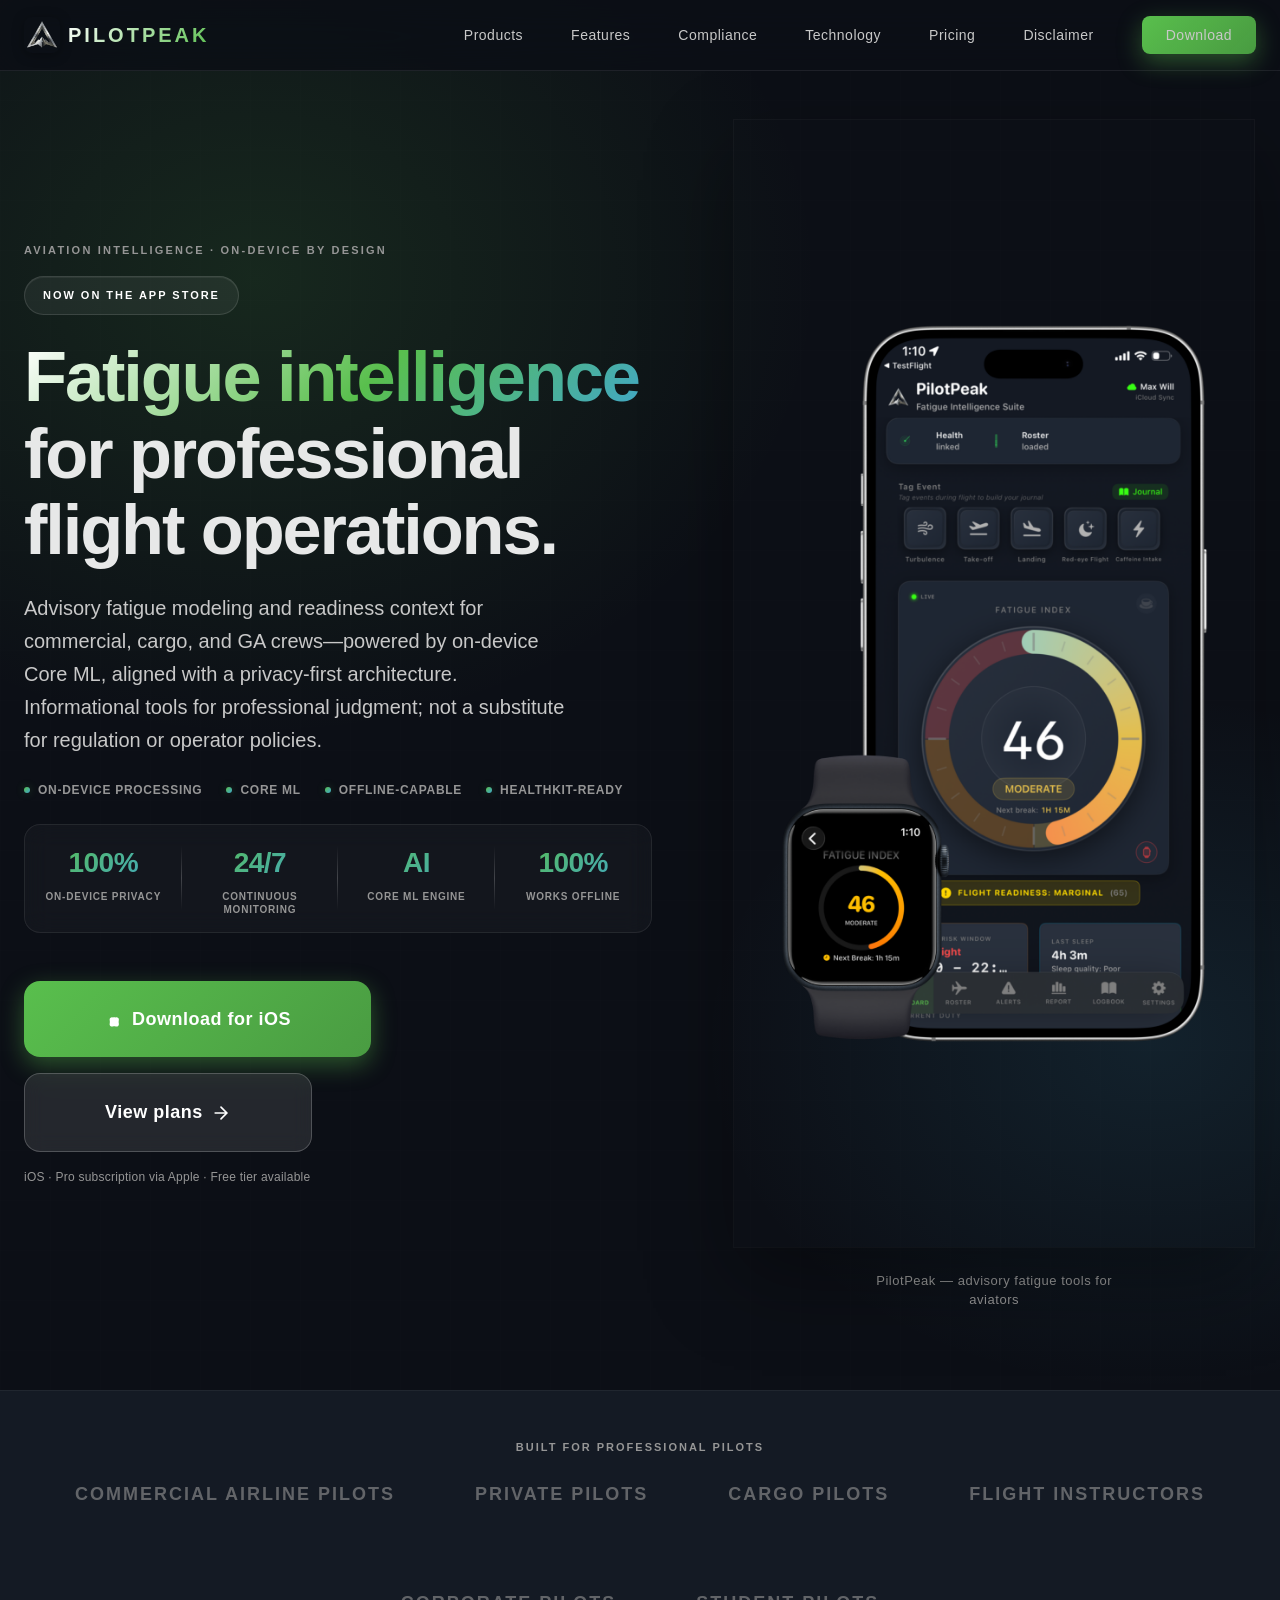
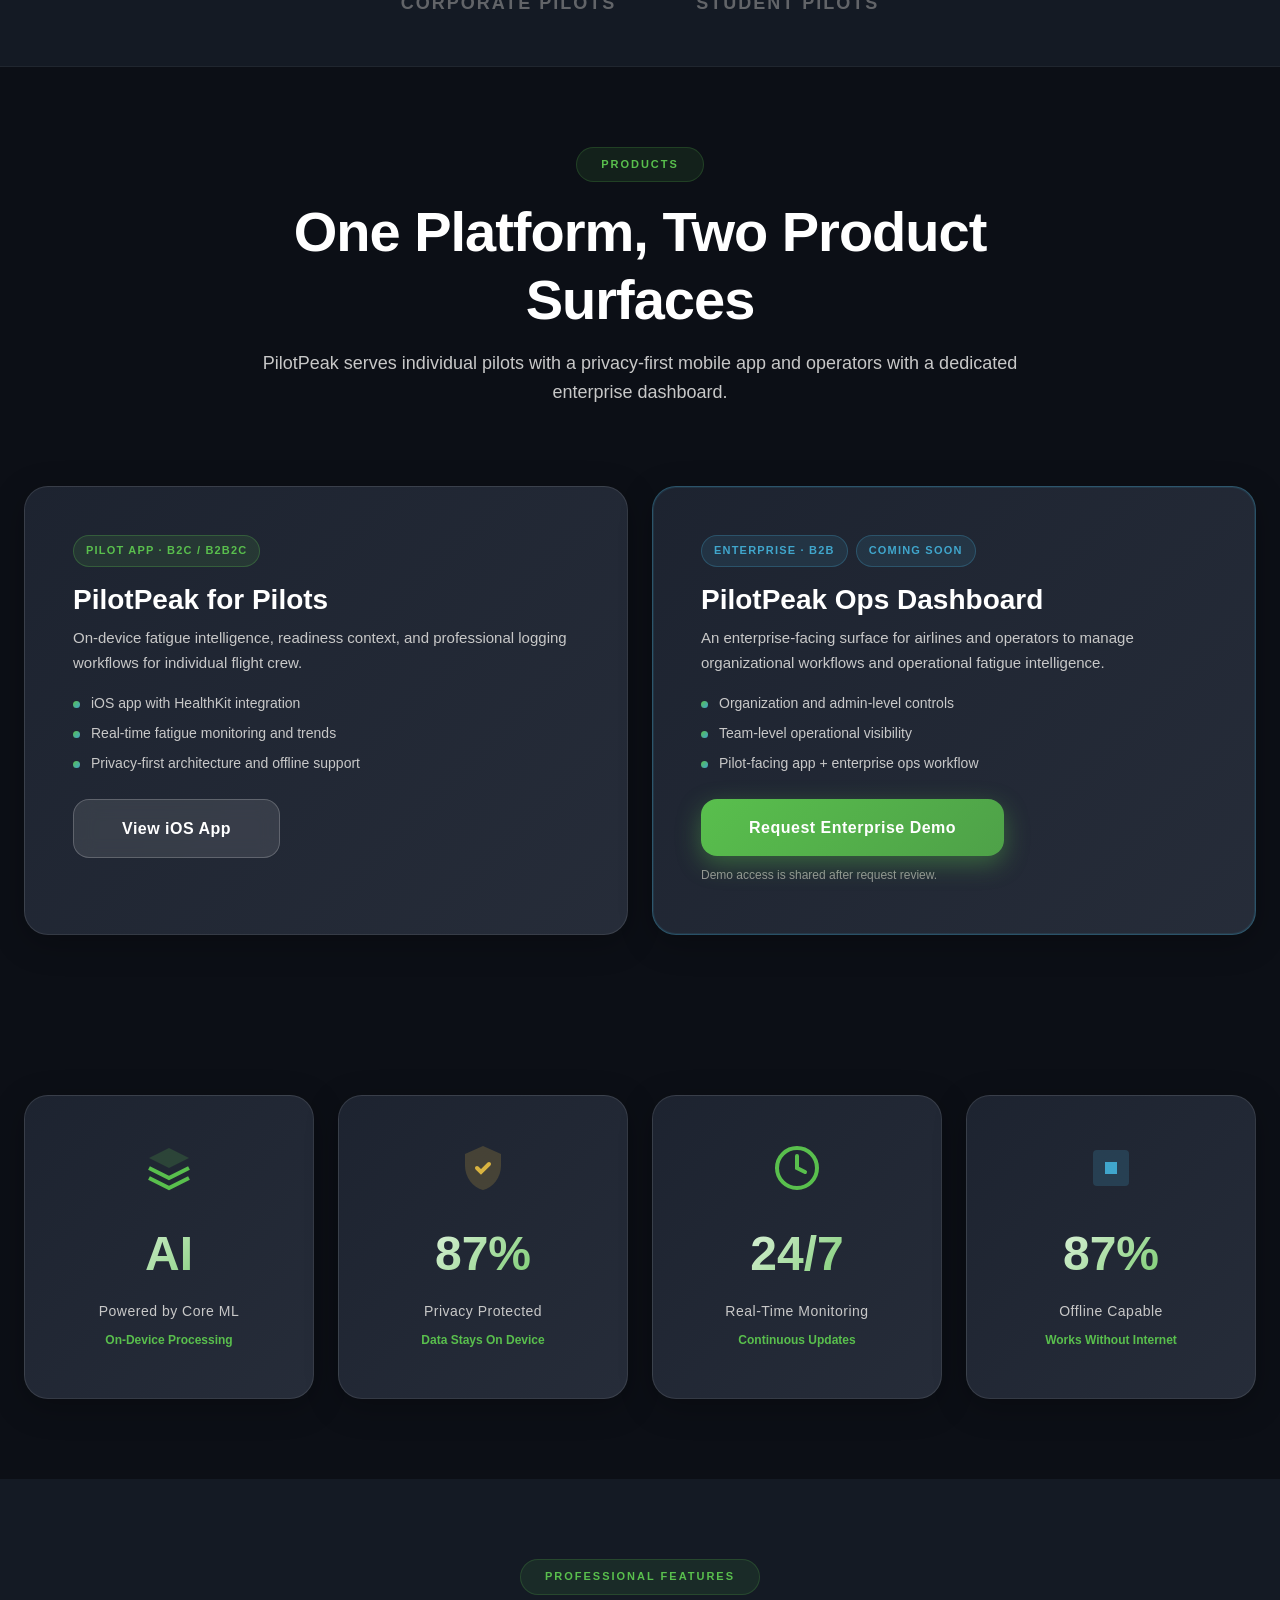
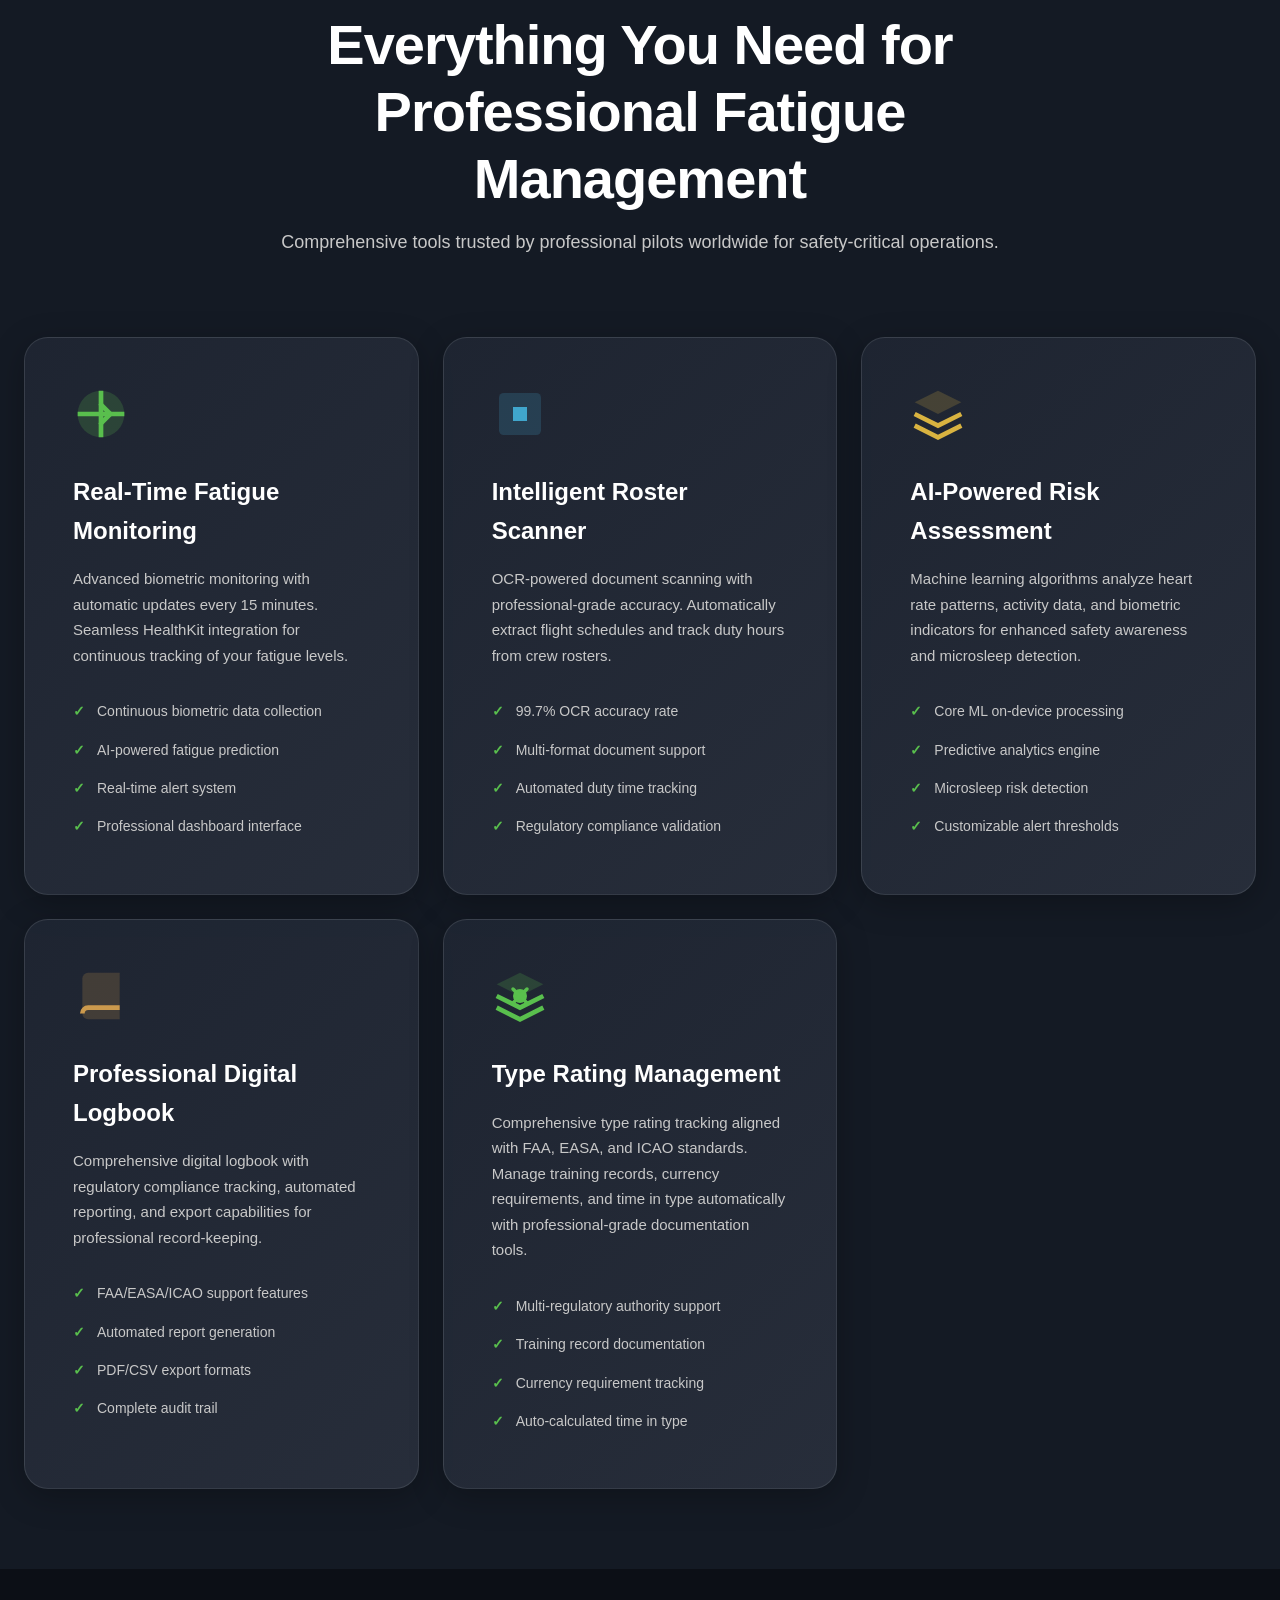
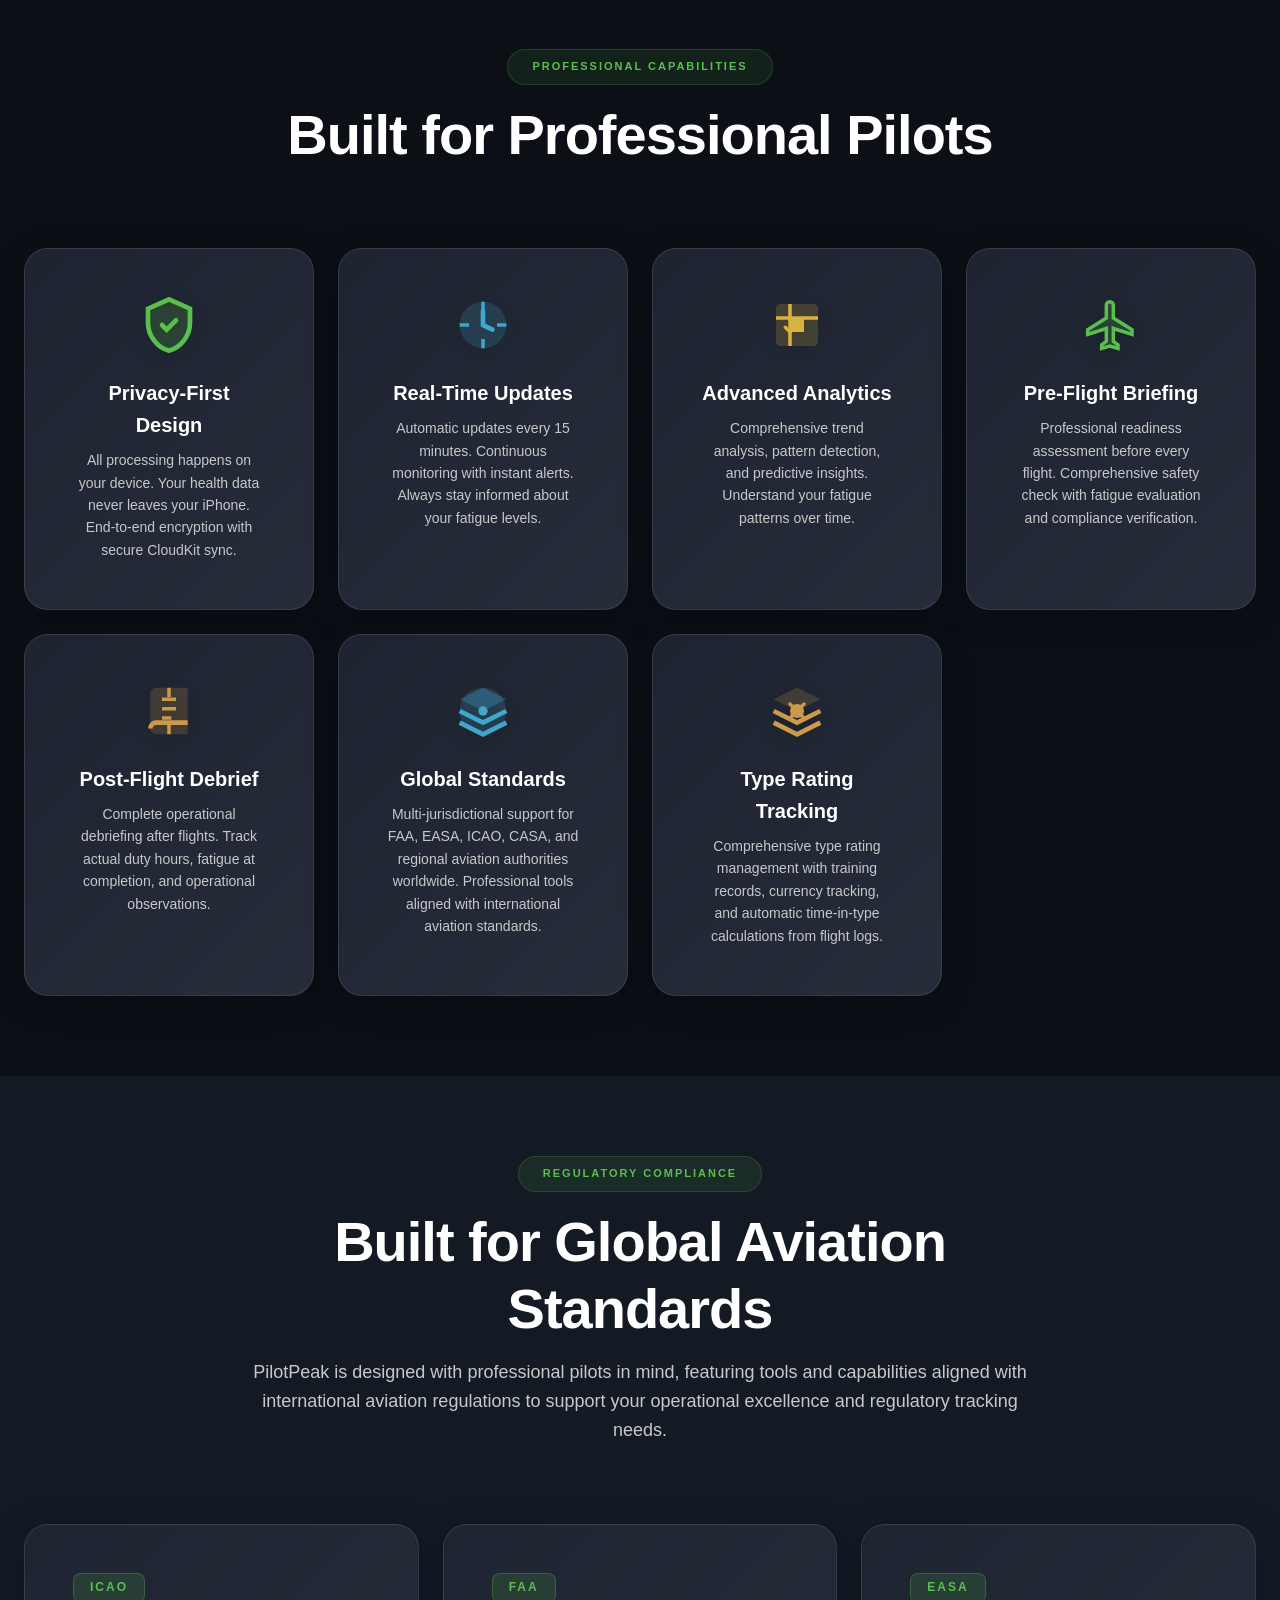
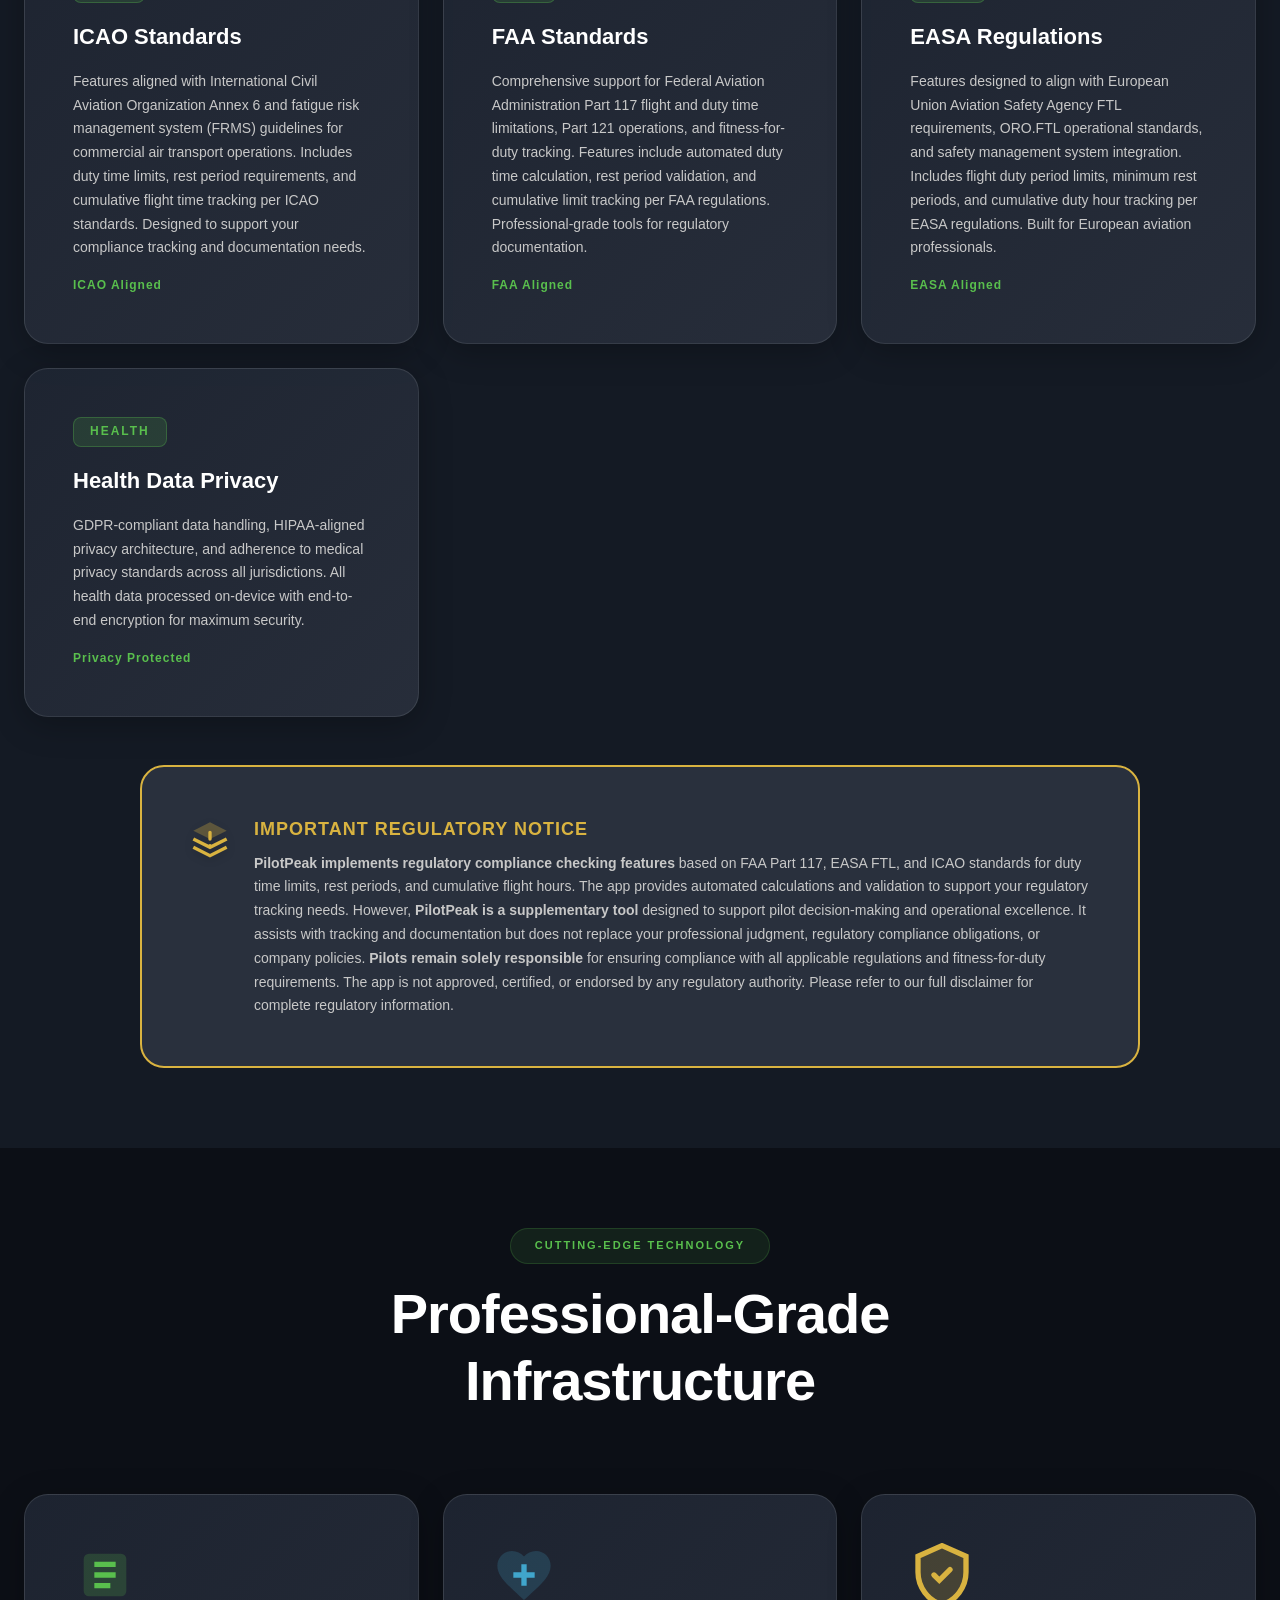
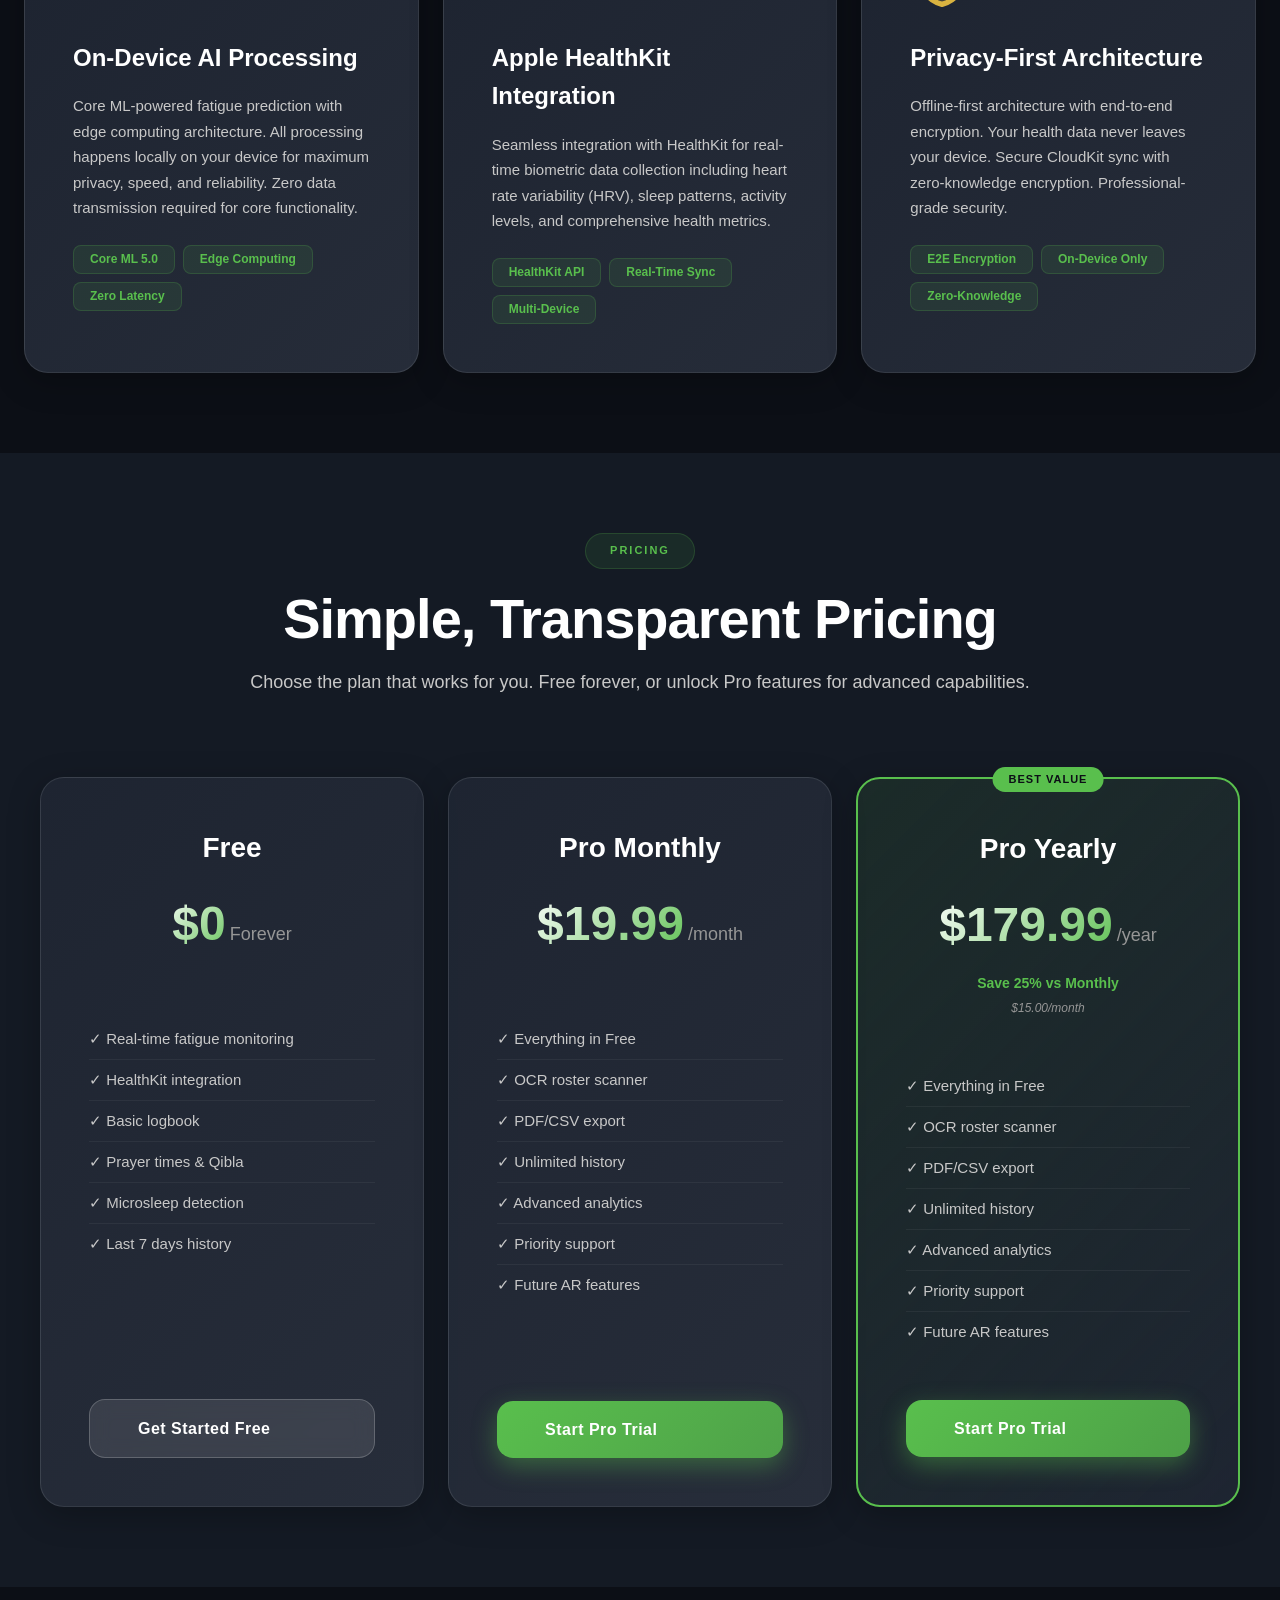
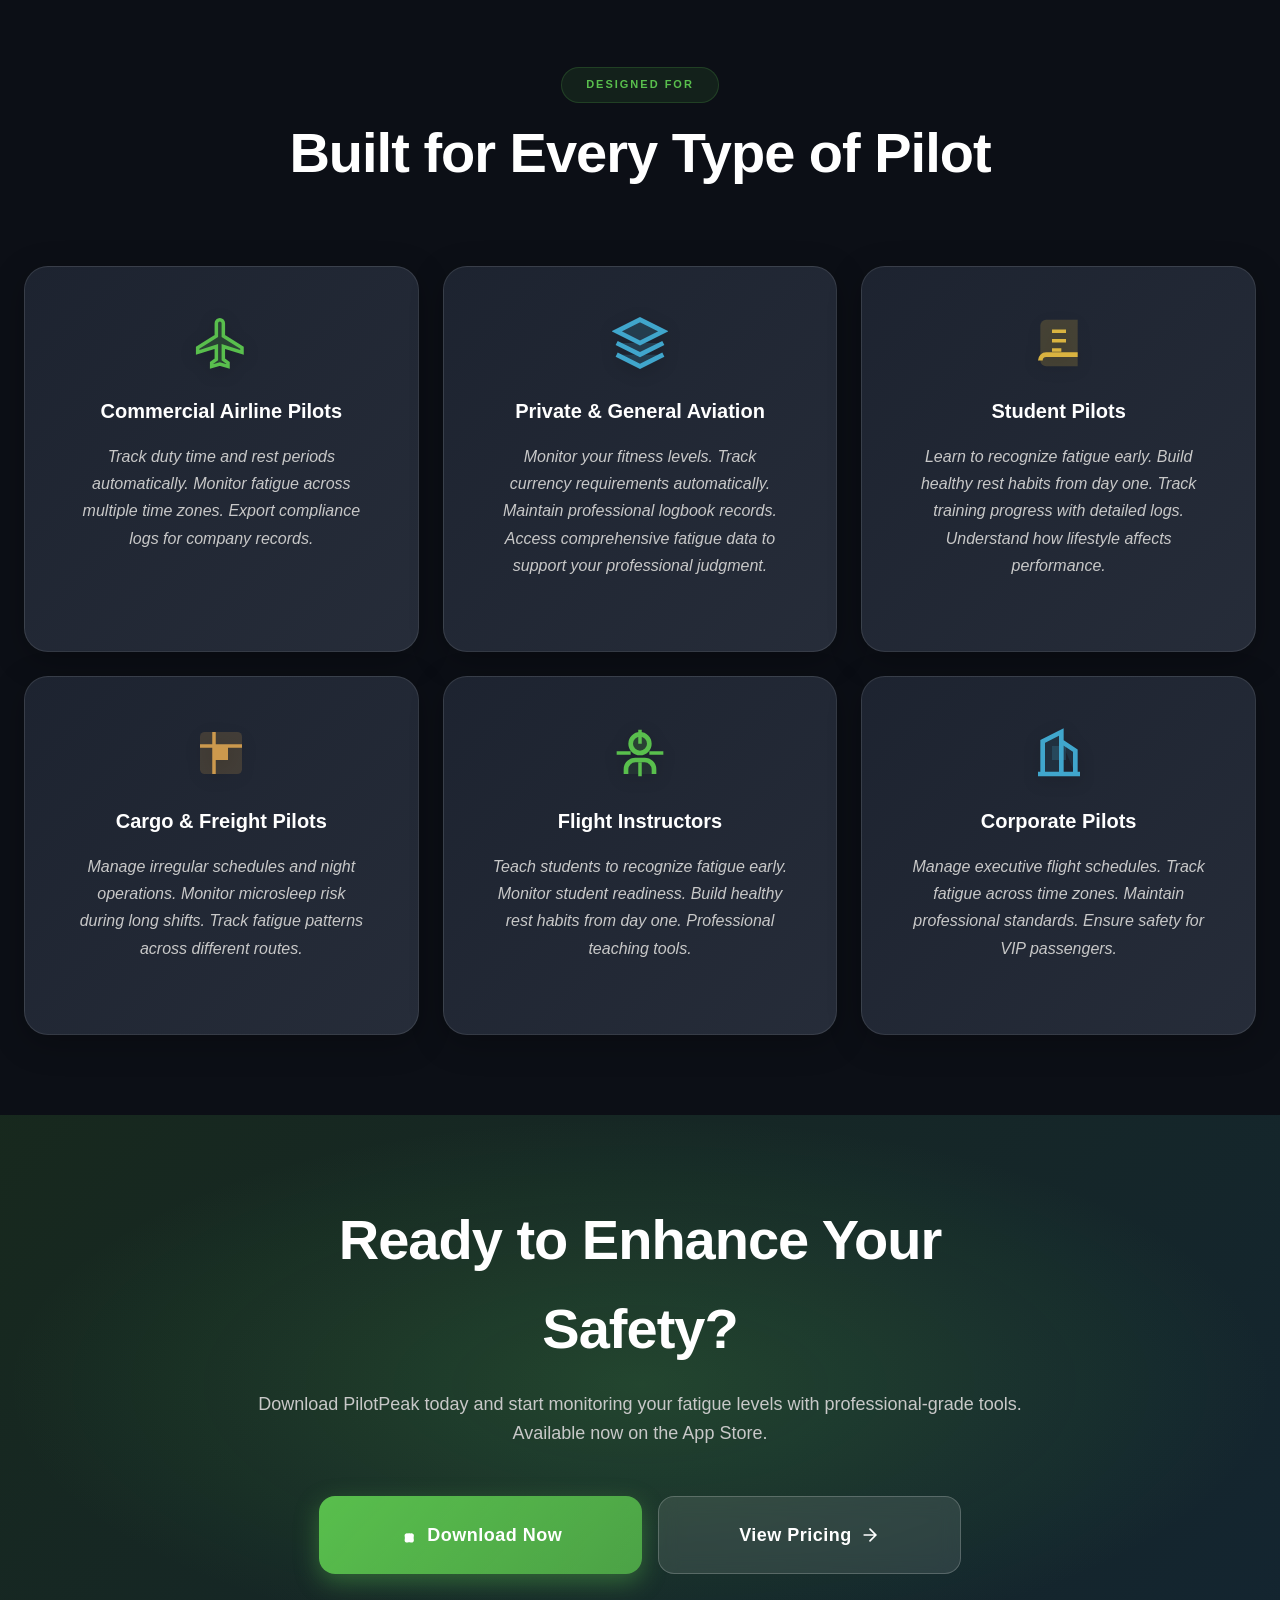
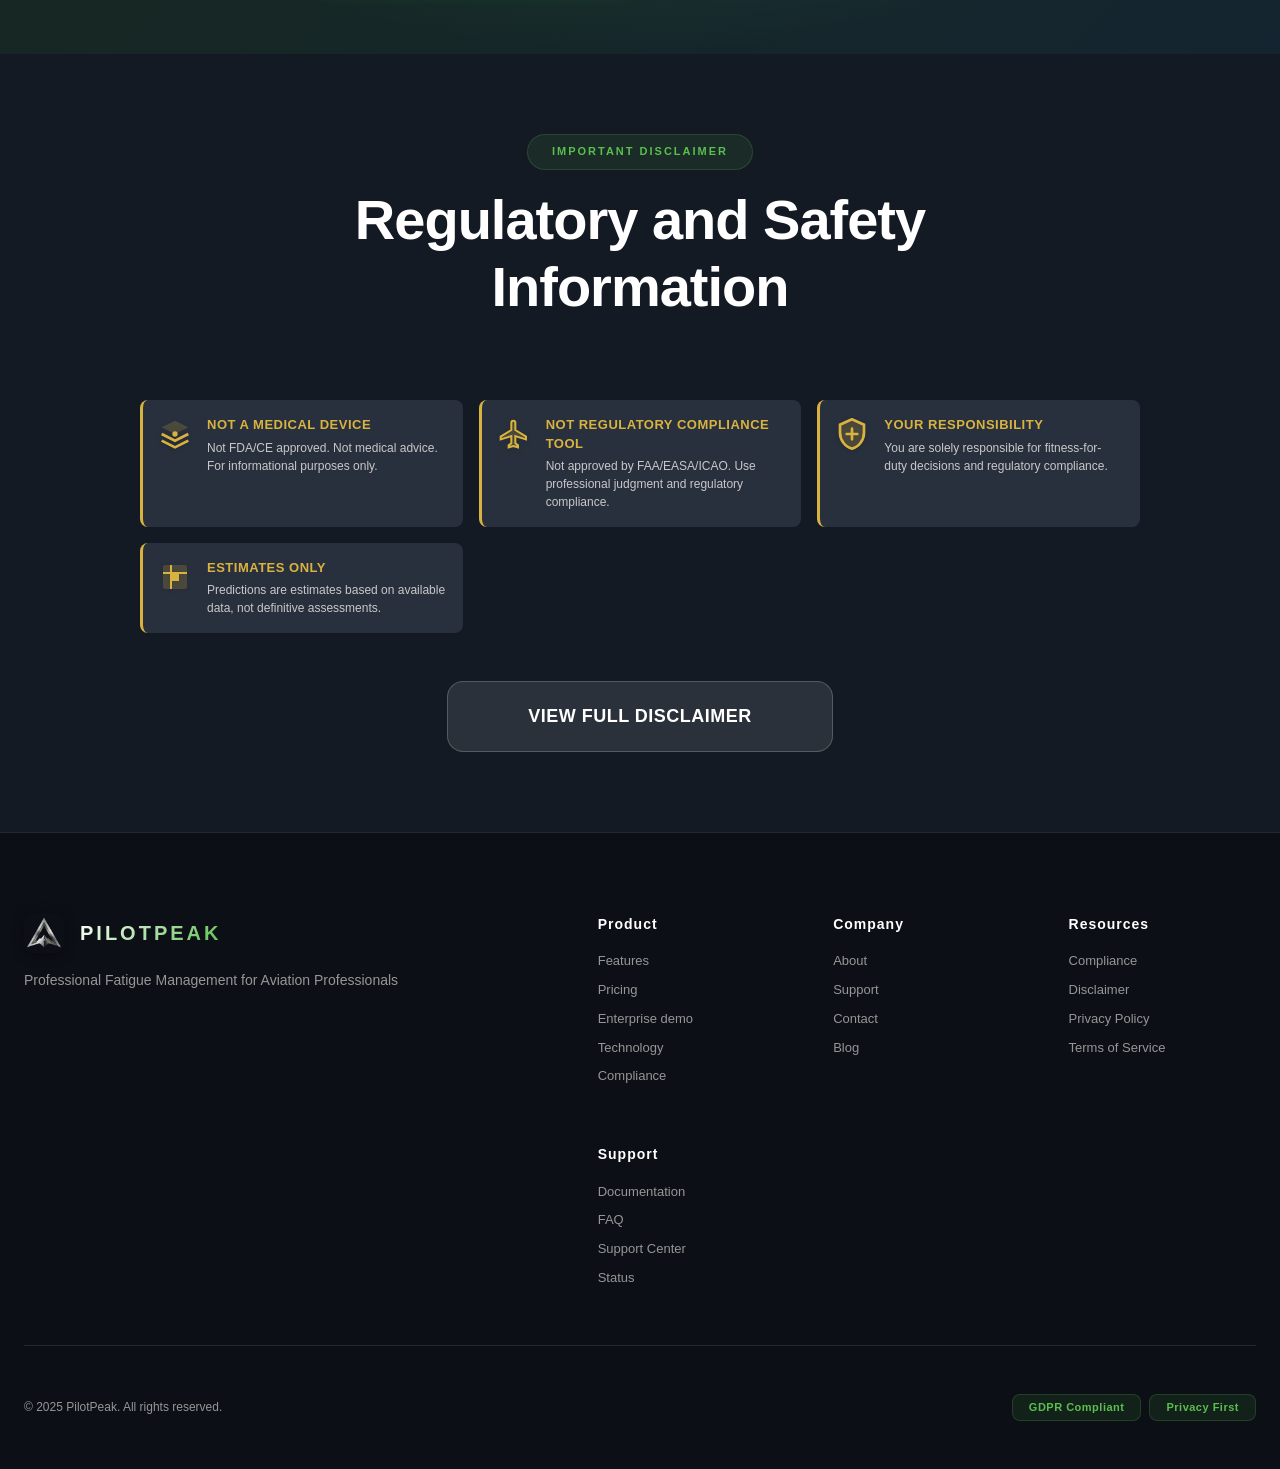
<file: index.html>
<!DOCTYPE html>
<html lang="en">
<head>
    <meta charset="UTF-8">
    <meta name="viewport" content="width=device-width, initial-scale=1.0">
    <meta name="description" content="PilotPeak is a professional fatigue intelligence app for pilots, with on-device analytics, privacy-first design, and flight readiness support.">
    <meta name="robots" content="index, follow, max-image-preview:large">
    <meta name="theme-color" content="#0c0f16">
    <title>PilotPeak - Professional Fatigue Intelligence for Pilots</title>
    <link rel="canonical" href="https://pilotpeak.app/">
    <link rel="icon" type="image/png" href="images/unicorn-iron.png">
    <link rel="apple-touch-icon" href="images/unicorn-iron.png">
    <meta property="og:type" content="website">
    <meta property="og:site_name" content="PilotPeak">
    <meta property="og:locale" content="en_US">
    <meta property="og:title" content="PilotPeak - Professional Fatigue Intelligence for Pilots">
    <meta property="og:description" content="On-device fatigue intelligence and readiness context for commercial and general aviation pilots.">
    <meta property="og:url" content="https://pilotpeak.app/">
    <meta property="og:image" content="https://pilotpeak.app/images/PilotPeak_Hero.png">
    <meta property="og:image:alt" content="PilotPeak app hero preview">
    <meta name="twitter:card" content="summary_large_image">
    <meta name="twitter:title" content="PilotPeak - Professional Fatigue Intelligence for Pilots">
    <meta name="twitter:description" content="On-device fatigue intelligence and readiness context for commercial and general aviation pilots.">
    <meta name="twitter:image" content="https://pilotpeak.app/images/PilotPeak_Hero.png">
    <link rel="stylesheet" href="styles.css">
    <link rel="preconnect" href="https://fonts.googleapis.com">
    <link rel="preconnect" href="https://fonts.gstatic.com" crossorigin>
    <script type="application/ld+json">
        {
            "@context": "https://schema.org",
            "@graph": [
                {
                    "@type": "Organization",
                    "@id": "https://pilotpeak.app/#organization",
                    "name": "PilotPeak",
                    "url": "https://pilotpeak.app/",
                    "logo": "https://pilotpeak.app/images/unicorn-iron.png"
                },
                {
                    "@type": "WebSite",
                    "@id": "https://pilotpeak.app/#website",
                    "url": "https://pilotpeak.app/",
                    "name": "PilotPeak",
                    "publisher": {
                        "@id": "https://pilotpeak.app/#organization"
                    }
                },
                {
                    "@type": "SoftwareApplication",
                    "name": "PilotPeak",
                    "applicationCategory": "HealthApplication",
                    "operatingSystem": "iOS",
                    "url": "https://pilotpeak.app/",
                    "image": "https://pilotpeak.app/images/PilotPeak_Hero.png",
                    "description": "Pilot-focused fatigue intelligence app with on-device analytics and flight readiness context."
                }
            ]
        }
    </script>
</head>
<body>
    <!-- Navigation -->
    <nav class="navbar">
        <div class="container">
            <div class="nav-content">
                <div class="logo">
                    <img src="images/unicorn-iron.png" alt="" class="logo-img" width="36" height="36" decoding="async">
                    <span class="logo-text">PILOTPEAK</span>
                </div>
                <button class="mobile-menu-toggle" aria-label="Toggle menu">
                    <span></span>
                    <span></span>
                    <span></span>
                </button>
                <div class="nav-links">
                    <a href="#products">Products</a>
                    <a href="#features">Features</a>
                    <a href="#compliance">Compliance</a>
                    <a href="#technology">Technology</a>
                    <a href="#pricing">Pricing</a>
                    <a href="#disclaimer">Disclaimer</a>
                    <a href="https://apps.apple.com/app/pilotpeak" class="cta-button" target="_blank">Download</a>
                </div>
            </div>
        </div>
    </nav>

    <!-- Hero Section -->
    <section class="hero">
        <div class="hero-background">
            <div class="hero-gradient"></div>
            <div class="hero-gradient-secondary"></div>
            <div class="hero-pattern"></div>
        </div>
        <div class="container">
            <div class="hero-wrapper">
                <div class="hero-content">
                    <p class="hero-eyebrow">Aviation intelligence · On-device by design</p>
                    <div class="hero-badge">Now on the App Store</div>
                    <h1 class="hero-title">
                        <span class="hero-title-line hero-title-line--accent">Fatigue intelligence</span>
                        <span class="hero-title-line hero-title-line--plain">for professional flight operations.</span>
                    </h1>
                    <p class="hero-subtitle">Advisory fatigue modeling and readiness context for commercial, cargo, and GA crews—powered by on-device Core ML, aligned with a privacy-first architecture. Informational tools for professional judgment; not a substitute for regulation or operator policies.</p>
                    <ul class="hero-trust-strip" aria-label="Product pillars">
                        <li>On-device processing</li>
                        <li>Core ML</li>
                        <li>Offline-capable</li>
                        <li>HealthKit-ready</li>
                    </ul>
                    <div class="hero-metrics-pro" role="group" aria-label="Highlights">
                        <div class="hero-metric">
                            <span class="hero-metric-val">100%</span>
                            <span class="hero-metric-lbl">On-device privacy</span>
                        </div>
                        <div class="hero-metric">
                            <span class="hero-metric-val">24/7</span>
                            <span class="hero-metric-lbl">Continuous monitoring</span>
                        </div>
                        <div class="hero-metric">
                            <span class="hero-metric-val">AI</span>
                            <span class="hero-metric-lbl">Core ML engine</span>
                        </div>
                        <div class="hero-metric">
                            <span class="hero-metric-val">100%</span>
                            <span class="hero-metric-lbl">Works offline</span>
                        </div>
                    </div>
                    <div class="hero-buttons">
                        <a href="https://apps.apple.com/app/pilotpeak" class="btn btn-primary btn-large" target="_blank" rel="noopener noreferrer">
                            <svg width="20" height="20" viewBox="0 0 24 24" fill="currentColor" aria-hidden="true">
                                <path d="M17.05 20.28c-.98.95-2.05.88-3.08.67-1.09-.21-2.21-.21-3.34 0-1.13.21-2.1.28-3.08-.67-.98-.95-.88-2.05-.67-3.08.21-1.09.21-2.21 0-3.34-.21-1.13-.28-2.1.67-3.08.95-.98 2.05-.88 3.08-.67 1.09-.21 2.21-.21 3.34 0 1.13-.21 2.1-.28 3.08.67.98.95.88 2.05.67 3.08-.21 1.09-.21 2.21 0 3.34.21 1.13.28 2.1-.67 3.08z"/>
                            </svg>
                            <span>Download for iOS</span>
                        </a>
                        <a href="#pricing" class="btn btn-secondary btn-large">
                            <span>View plans</span>
                            <svg width="20" height="20" viewBox="0 0 24 24" fill="none" aria-hidden="true">
                                <path d="M5 12h14M12 5l7 7-7 7" stroke="currentColor" stroke-width="2" stroke-linecap="round"/>
                            </svg>
                        </a>
                    </div>
                    <p class="hero-cta-note">iOS · Pro subscription via Apple · Free tier available</p>
                </div>
                <div class="hero-visual">
                    <div class="hero-visual-frame hero-visual-frame--cutout">
                        <div class="hero-visual-ring" aria-hidden="true"></div>
                        <img src="images/PilotPeak_Hero.png" alt="PilotPeak app on iPhone" class="hero-visual-shot" width="600" height="1300" decoding="async">
                    </div>
                    <p class="hero-visual-caption">PilotPeak — advisory fatigue tools for aviators</p>
                </div>
            </div>
        </div>
    </section>

    <!-- Built For Section -->
    <section class="trusted-by">
        <div class="container">
            <p class="trusted-by-label">BUILT FOR PROFESSIONAL PILOTS</p>
            <div class="trusted-by-logos">
                <div class="trusted-logo">COMMERCIAL AIRLINE PILOTS</div>
                <div class="trusted-logo">PRIVATE PILOTS</div>
                <div class="trusted-logo">CARGO PILOTS</div>
                <div class="trusted-logo">FLIGHT INSTRUCTORS</div>
                <div class="trusted-logo">CORPORATE PILOTS</div>
                <div class="trusted-logo">STUDENT PILOTS</div>
            </div>
        </div>
    </section>

    <!-- Products Section -->
    <section id="products" class="products-section">
        <div class="container">
            <div class="section-header">
                <span class="section-label">PRODUCTS</span>
                <h2 class="section-title-premium">One Platform, Two Product Surfaces</h2>
                <p class="section-description">PilotPeak serves individual pilots with a privacy-first mobile app and operators with a dedicated enterprise dashboard.</p>
            </div>
            <div class="products-grid">
                <article class="product-card">
                    <p class="product-badge">Pilot App · B2C / B2B2C</p>
                    <h3 class="product-title">PilotPeak for Pilots</h3>
                    <p class="product-description">On-device fatigue intelligence, readiness context, and professional logging workflows for individual flight crew.</p>
                    <ul class="product-points">
                        <li>iOS app with HealthKit integration</li>
                        <li>Real-time fatigue monitoring and trends</li>
                        <li>Privacy-first architecture and offline support</li>
                    </ul>
                    <a href="https://apps.apple.com/app/pilotpeak" class="btn btn-secondary" target="_blank" rel="noopener noreferrer">View iOS App</a>
                </article>
                <article class="product-card product-card-enterprise">
                    <div class="product-badges" role="group" aria-label="Product labels">
                        <span class="product-badge">Enterprise · B2B</span>
                        <span class="product-badge product-badge-soon">Coming soon</span>
                    </div>
                    <h3 class="product-title">PilotPeak Ops Dashboard</h3>
                    <p class="product-description">An enterprise-facing surface for airlines and operators to manage organizational workflows and operational fatigue intelligence.</p>
                    <ul class="product-points">
                        <li>Organization and admin-level controls</li>
                        <li>Team-level operational visibility</li>
                        <li>Pilot-facing app + enterprise ops workflow</li>
                    </ul>
                    <a href="enterprise-demo.html" class="btn btn-primary">Request Enterprise Demo</a>
                    <p class="product-note">Demo access is shared after request review.</p>
                </article>
            </div>
        </div>
    </section>

    <!-- Stats Section -->
    <section class="enterprise-stats">
        <div class="container">
            <div class="stats-grid-premium">
                <div class="stat-card-premium">
                    <div class="stat-icon-premium">
                        <svg width="48" height="48" viewBox="0 0 24 24" fill="none">
                            <path d="M12 2L2 7l10 5 10-5-10-5z" fill="rgba(89, 191, 77, 0.2)"/>
                            <path d="M2 17l10 5 10-5M2 12l10 5 10-5" stroke="rgb(89, 191, 77)" stroke-width="2"/>
                        </svg>
                    </div>
                    <div class="stat-value-premium">AI</div>
                    <div class="stat-label-premium">Powered by Core ML</div>
                    <div class="stat-change">On-Device Processing</div>
                </div>
                <div class="stat-card-premium">
                    <div class="stat-icon-premium">
                        <svg width="48" height="48" viewBox="0 0 24 24" fill="none">
                            <path d="M12 1L3 5v6c0 5.55 3.84 10.74 9 12 5.16-1.26 9-6.45 9-12V5l-9-4z" fill="rgba(217, 179, 64, 0.2)"/>
                            <path d="M9 12l2 2 4-4" stroke="rgb(217, 179, 64)" stroke-width="2" stroke-linecap="round"/>
                        </svg>
                    </div>
                    <div class="stat-value-premium">100%</div>
                    <div class="stat-label-premium">Privacy Protected</div>
                    <div class="stat-change">Data Stays On Device</div>
                </div>
                <div class="stat-card-premium">
                    <div class="stat-icon-premium">
                        <svg width="48" height="48" viewBox="0 0 24 24" fill="none">
                            <circle cx="12" cy="12" r="10" stroke="currentColor" stroke-width="2"/>
                            <path d="M12 6v6l4 2" stroke="currentColor" stroke-width="2" stroke-linecap="round"/>
                        </svg>
                    </div>
                    <div class="stat-value-premium">24/7</div>
                    <div class="stat-label-premium">Real-Time Monitoring</div>
                    <div class="stat-change">Continuous Updates</div>
                </div>
                <div class="stat-card-premium">
                    <div class="stat-icon-premium">
                        <svg width="48" height="48" viewBox="0 0 24 24" fill="none">
                            <rect x="3" y="3" width="18" height="18" rx="2" fill="rgba(64, 166, 204, 0.2)"/>
                            <path d="M9 9h6v6H9z" fill="rgb(64, 166, 204)"/>
                        </svg>
                    </div>
                    <div class="stat-value-premium">100%</div>
                    <div class="stat-label-premium">Offline Capable</div>
                    <div class="stat-change">Works Without Internet</div>
                </div>
            </div>
        </div>
    </section>

    <!-- Features Section -->
    <section id="features" class="solutions">
        <div class="container">
            <div class="section-header">
                <span class="section-label">PROFESSIONAL FEATURES</span>
                <h2 class="section-title-premium">Everything You Need for Professional Fatigue Management</h2>
                <p class="section-description">Comprehensive tools trusted by professional pilots worldwide for safety-critical operations.</p>
            </div>
            <div class="solutions-grid">
                <div class="solution-card">
                    <div class="solution-icon">
                        <svg width="56" height="56" viewBox="0 0 24 24" fill="none" xmlns="http://www.w3.org/2000/svg">
                            <circle cx="12" cy="12" r="10" fill="rgba(89, 191, 77, 0.2)"/>
                            <path d="M12 2v20M2 12h20" stroke="rgb(89, 191, 77)" stroke-width="2"/>
                            <path d="M12 8l4 4-4 4" stroke="rgb(89, 191, 77)" stroke-width="2" stroke-linecap="round"/>
                        </svg>
                    </div>
                    <h3 class="solution-title">Real-Time Fatigue Monitoring</h3>
                    <p class="solution-description">Advanced biometric monitoring with automatic updates every 15 minutes. Seamless HealthKit integration for continuous tracking of your fatigue levels.</p>
                    <ul class="solution-features">
                        <li>Continuous biometric data collection</li>
                        <li>AI-powered fatigue prediction</li>
                        <li>Real-time alert system</li>
                        <li>Professional dashboard interface</li>
                    </ul>
                </div>
                <div class="solution-card">
                    <div class="solution-icon">
                        <svg width="56" height="56" viewBox="0 0 24 24" fill="none" xmlns="http://www.w3.org/2000/svg">
                            <rect x="3" y="3" width="18" height="18" rx="2" fill="rgba(64, 166, 204, 0.2)"/>
                            <path d="M9 9h6v6H9z" fill="rgb(64, 166, 204)"/>
                        </svg>
                    </div>
                    <h3 class="solution-title">Intelligent Roster Scanner</h3>
                    <p class="solution-description">OCR-powered document scanning with professional-grade accuracy. Automatically extract flight schedules and track duty hours from crew rosters.</p>
                    <ul class="solution-features">
                        <li>99.7% OCR accuracy rate</li>
                        <li>Multi-format document support</li>
                        <li>Automated duty time tracking</li>
                        <li>Regulatory compliance validation</li>
                    </ul>
                </div>
                <div class="solution-card">
                    <div class="solution-icon">
                        <svg width="56" height="56" viewBox="0 0 24 24" fill="none" xmlns="http://www.w3.org/2000/svg">
                            <path d="M12 2L2 7l10 5 10-5-10-5z" fill="rgba(217, 179, 64, 0.2)"/>
                            <path d="M2 17l10 5 10-5M2 12l10 5 10-5" stroke="rgb(217, 179, 64)" stroke-width="2"/>
                        </svg>
                    </div>
                    <h3 class="solution-title">AI-Powered Risk Assessment</h3>
                    <p class="solution-description">Machine learning algorithms analyze heart rate patterns, activity data, and biometric indicators for enhanced safety awareness and microsleep detection.</p>
                    <ul class="solution-features">
                        <li>Core ML on-device processing</li>
                        <li>Predictive analytics engine</li>
                        <li>Microsleep risk detection</li>
                        <li>Customizable alert thresholds</li>
                    </ul>
                </div>
                <div class="solution-card">
                    <div class="solution-icon">
                        <svg width="56" height="56" viewBox="0 0 24 24" fill="none" xmlns="http://www.w3.org/2000/svg">
                            <path d="M4 19.5A2.5 2.5 0 0 1 6.5 17H20" stroke="rgb(204, 153, 77)" stroke-width="2"/>
                            <path d="M6.5 2H20v20H6.5A2.5 2.5 0 0 1 4 19.5v-15A2.5 2.5 0 0 1 6.5 2z" fill="rgba(204, 153, 77, 0.2)"/>
                        </svg>
                    </div>
                    <h3 class="solution-title">Professional Digital Logbook</h3>
                    <p class="solution-description">Comprehensive digital logbook with regulatory compliance tracking, automated reporting, and export capabilities for professional record-keeping.</p>
                    <ul class="solution-features">
                        <li>FAA/EASA/ICAO support features</li>
                        <li>Automated report generation</li>
                        <li>PDF/CSV export formats</li>
                        <li>Complete audit trail</li>
                    </ul>
                </div>
                <div class="solution-card">
                    <div class="solution-icon">
                        <svg width="56" height="56" viewBox="0 0 24 24" fill="none" xmlns="http://www.w3.org/2000/svg">
                            <path d="M12 2L2 7l10 5 10-5-10-5z" fill="rgba(89, 191, 77, 0.2)"/>
                            <path d="M2 17l10 5 10-5M2 12l10 5 10-5" stroke="rgb(89, 191, 77)" stroke-width="2"/>
                            <circle cx="12" cy="12" r="3" fill="rgb(89, 191, 77)"/>
                            <path d="M9 9l6 6M15 9l-6 6" stroke="rgb(89, 191, 77)" stroke-width="1.5" stroke-linecap="round"/>
                        </svg>
                    </div>
                    <h3 class="solution-title">Type Rating Management</h3>
                    <p class="solution-description">Comprehensive type rating tracking aligned with FAA, EASA, and ICAO standards. Manage training records, currency requirements, and time in type automatically with professional-grade documentation tools.</p>
                    <ul class="solution-features">
                        <li>Multi-regulatory authority support</li>
                        <li>Training record documentation</li>
                        <li>Currency requirement tracking</li>
                        <li>Auto-calculated time in type</li>
                    </ul>
                </div>
            </div>
        </div>
    </section>

    <!-- Professional Features Section -->
    <section class="enterprise-features">
        <div class="container">
            <div class="section-header">
                <span class="section-label">PROFESSIONAL CAPABILITIES</span>
                <h2 class="section-title-premium">Built for Professional Pilots</h2>
            </div>
            <div class="enterprise-grid">
                <div class="enterprise-feature">
                    <div class="enterprise-feature-icon-svg">
                        <svg width="56" height="56" viewBox="0 0 24 24" fill="none" xmlns="http://www.w3.org/2000/svg">
                            <path d="M12 1L3 5v6c0 5.55 3.84 10.74 9 12 5.16-1.26 9-6.45 9-12V5l-9-4z" fill="rgba(89, 191, 77, 0.2)"/>
                            <path d="M12 1L3 5v6c0 5.55 3.84 10.74 9 12 5.16-1.26 9-6.45 9-12V5l-9-4z" stroke="rgb(89, 191, 77)" stroke-width="2"/>
                            <path d="M9 12l2 2 4-4" stroke="rgb(89, 191, 77)" stroke-width="2" stroke-linecap="round"/>
                        </svg>
                    </div>
                    <h3>Privacy-First Design</h3>
                    <p>All processing happens on your device. Your health data never leaves your iPhone. End-to-end encryption with secure CloudKit sync.</p>
                </div>
                <div class="enterprise-feature">
                    <div class="enterprise-feature-icon-svg">
                        <svg width="56" height="56" viewBox="0 0 24 24" fill="none" xmlns="http://www.w3.org/2000/svg">
                            <circle cx="12" cy="12" r="10" fill="rgba(64, 166, 204, 0.2)"/>
                            <path d="M12 6v6l4 2" stroke="rgb(64, 166, 204)" stroke-width="2" stroke-linecap="round"/>
                            <path d="M12 2v4M12 18v4M2 12h4M18 12h4" stroke="rgb(64, 166, 204)" stroke-width="1.5"/>
                        </svg>
                    </div>
                    <h3>Real-Time Updates</h3>
                    <p>Automatic updates every 15 minutes. Continuous monitoring with instant alerts. Always stay informed about your fatigue levels.</p>
                </div>
                <div class="enterprise-feature">
                    <div class="enterprise-feature-icon-svg">
                        <svg width="56" height="56" viewBox="0 0 24 24" fill="none" xmlns="http://www.w3.org/2000/svg">
                            <rect x="3" y="3" width="18" height="18" rx="2" fill="rgba(217, 179, 64, 0.2)"/>
                            <path d="M9 9h6v6H9z" fill="rgb(217, 179, 64)"/>
                            <path d="M3 9h18M9 3v18" stroke="rgb(217, 179, 64)" stroke-width="1.5"/>
                            <path d="M7 13l2 2 4-4" stroke="rgb(217, 179, 64)" stroke-width="1.5" stroke-linecap="round"/>
                        </svg>
                    </div>
                    <h3>Advanced Analytics</h3>
                    <p>Comprehensive trend analysis, pattern detection, and predictive insights. Understand your fatigue patterns over time.</p>
                </div>
                <div class="enterprise-feature">
                    <div class="enterprise-feature-icon-svg">
                        <svg width="56" height="56" viewBox="0 0 24 24" fill="none" xmlns="http://www.w3.org/2000/svg">
                            <path d="M21 16v-2l-8-5V3.5c0-.83-.67-1.5-1.5-1.5S10 2.67 10 3.5V9l-8 5v2l8-2.5V19l-2 1.5V22l3.5-1 3.5 1v-1.5L13 19v-5.5l8 2.5z" fill="rgba(89, 191, 77, 0.2)"/>
                            <path d="M21 16v-2l-8-5V3.5c0-.83-.67-1.5-1.5-1.5S10 2.67 10 3.5V9l-8 5v2l8-2.5V19l-2 1.5V22l3.5-1 3.5 1v-1.5L13 19v-5.5l8 2.5z" stroke="rgb(89, 191, 77)" stroke-width="1.5"/>
                        </svg>
                    </div>
                    <h3>Pre-Flight Briefing</h3>
                    <p>Professional readiness assessment before every flight. Comprehensive safety check with fatigue evaluation and compliance verification.</p>
                </div>
                <div class="enterprise-feature">
                    <div class="enterprise-feature-icon-svg">
                        <svg width="56" height="56" viewBox="0 0 24 24" fill="none" xmlns="http://www.w3.org/2000/svg">
                            <path d="M4 19.5A2.5 2.5 0 0 1 6.5 17H20" stroke="rgb(204, 153, 77)" stroke-width="2"/>
                            <path d="M6.5 2H20v20H6.5A2.5 2.5 0 0 1 4 19.5v-15A2.5 2.5 0 0 1 6.5 2z" fill="rgba(204, 153, 77, 0.2)"/>
                            <path d="M9 7h6M9 11h6M9 15h4" stroke="rgb(204, 153, 77)" stroke-width="1.5"/>
                            <path d="M12 2v4M12 18v4" stroke="rgb(204, 153, 77)" stroke-width="1.5"/>
                        </svg>
                    </div>
                    <h3>Post-Flight Debrief</h3>
                    <p>Complete operational debriefing after flights. Track actual duty hours, fatigue at completion, and operational observations.</p>
                </div>
                <div class="enterprise-feature">
                    <div class="enterprise-feature-icon-svg">
                        <svg width="56" height="56" viewBox="0 0 24 24" fill="none" xmlns="http://www.w3.org/2000/svg">
                            <circle cx="12" cy="12" r="10" fill="rgba(64, 166, 204, 0.2)"/>
                            <path d="M12 2L2 7l10 5 10-5-10-5z" fill="rgba(64, 166, 204, 0.3)"/>
                            <path d="M2 17l10 5 10-5M2 12l10 5 10-5" stroke="rgb(64, 166, 204)" stroke-width="2"/>
                            <circle cx="12" cy="12" r="2" fill="rgb(64, 166, 204)"/>
                        </svg>
                    </div>
                    <h3>Global Standards</h3>
                    <p>Multi-jurisdictional support for FAA, EASA, ICAO, CASA, and regional aviation authorities worldwide. Professional tools aligned with international aviation standards.</p>
                </div>
                <div class="enterprise-feature">
                    <div class="enterprise-feature-icon-svg">
                        <svg width="56" height="56" viewBox="0 0 24 24" fill="none" xmlns="http://www.w3.org/2000/svg">
                            <path d="M12 2L2 7l10 5 10-5-10-5z" fill="rgba(204, 153, 77, 0.2)"/>
                            <path d="M2 17l10 5 10-5M2 12l10 5 10-5" stroke="rgb(204, 153, 77)" stroke-width="2"/>
                            <circle cx="12" cy="12" r="3" fill="rgb(204, 153, 77)"/>
                            <path d="M9 9l6 6M15 9l-6 6" stroke="rgb(204, 153, 77)" stroke-width="1.5" stroke-linecap="round"/>
                        </svg>
                    </div>
                    <h3>Type Rating Tracking</h3>
                    <p>Comprehensive type rating management with training records, currency tracking, and automatic time-in-type calculations from flight logs.</p>
                </div>
            </div>
        </div>
    </section>

    <!-- Regulatory Compliance Section -->
    <section id="compliance" class="compliance-premium">
        <div class="container">
            <div class="section-header">
                <span class="section-label">REGULATORY COMPLIANCE</span>
                <h2 class="section-title-premium">Built for Global Aviation Standards</h2>
                <p class="section-description">PilotPeak is designed with professional pilots in mind, featuring tools and capabilities aligned with international aviation regulations to support your operational excellence and regulatory tracking needs.</p>
            </div>
            <div class="compliance-grid-premium">
                <div class="compliance-card-premium">
                    <div class="compliance-badge">ICAO</div>
                    <h3 class="compliance-title">ICAO Standards</h3>
                    <p class="compliance-description">Features aligned with International Civil Aviation Organization Annex 6 and fatigue risk management system (FRMS) guidelines for commercial air transport operations. Includes duty time limits, rest period requirements, and cumulative flight time tracking per ICAO standards. Designed to support your compliance tracking and documentation needs.</p>
                    <div class="compliance-cert">ICAO Aligned</div>
                </div>
                <div class="compliance-card-premium">
                    <div class="compliance-badge">FAA</div>
                    <h3 class="compliance-title">FAA Standards</h3>
                    <p class="compliance-description">Comprehensive support for Federal Aviation Administration Part 117 flight and duty time limitations, Part 121 operations, and fitness-for-duty tracking. Features include automated duty time calculation, rest period validation, and cumulative limit tracking per FAA regulations. Professional-grade tools for regulatory documentation.</p>
                    <div class="compliance-cert">FAA Aligned</div>
                </div>
                <div class="compliance-card-premium">
                    <div class="compliance-badge">EASA</div>
                    <h3 class="compliance-title">EASA Regulations</h3>
                    <p class="compliance-description">Features designed to align with European Union Aviation Safety Agency FTL requirements, ORO.FTL operational standards, and safety management system integration. Includes flight duty period limits, minimum rest periods, and cumulative duty hour tracking per EASA regulations. Built for European aviation professionals.</p>
                    <div class="compliance-cert">EASA Aligned</div>
                </div>
                <div class="compliance-card-premium">
                    <div class="compliance-badge">HEALTH</div>
                    <h3 class="compliance-title">Health Data Privacy</h3>
                    <p class="compliance-description">GDPR-compliant data handling, HIPAA-aligned privacy architecture, and adherence to medical privacy standards across all jurisdictions. All health data processed on-device with end-to-end encryption for maximum security.</p>
                    <div class="compliance-cert">Privacy Protected</div>
                </div>
            </div>
            <div class="compliance-notice-premium">
                <div class="notice-icon-svg">
                    <svg width="40" height="40" viewBox="0 0 24 24" fill="none" xmlns="http://www.w3.org/2000/svg">
                        <path d="M12 2L2 7l10 5 10-5-10-5z" fill="rgba(217, 179, 64, 0.3)"/>
                        <path d="M2 17l10 5 10-5M2 12l10 5 10-5" stroke="rgb(217, 179, 64)" stroke-width="2"/>
                        <path d="M12 8v4M12 16h.01" stroke="rgb(217, 179, 64)" stroke-width="2" stroke-linecap="round"/>
                    </svg>
                </div>
                <div class="notice-content-premium">
                    <h4>IMPORTANT REGULATORY NOTICE</h4>
                    <p><strong>PilotPeak implements regulatory compliance checking features</strong> based on FAA Part 117, EASA FTL, and ICAO standards for duty time limits, rest periods, and cumulative flight hours. The app provides automated calculations and validation to support your regulatory tracking needs. However, <strong>PilotPeak is a supplementary tool</strong> designed to support pilot decision-making and operational excellence. It assists with tracking and documentation but does not replace your professional judgment, regulatory compliance obligations, or company policies. <strong>Pilots remain solely responsible</strong> for ensuring compliance with all applicable regulations and fitness-for-duty requirements. The app is not approved, certified, or endorsed by any regulatory authority. Please refer to our full disclaimer for complete regulatory information.</p>
                </div>
            </div>
        </div>
    </section>

    <!-- Technology Section -->
    <section id="technology" class="technology-premium">
        <div class="container">
            <div class="section-header">
                <span class="section-label">CUTTING-EDGE TECHNOLOGY</span>
                <h2 class="section-title-premium">Professional-Grade Infrastructure</h2>
            </div>
            <div class="tech-grid-premium">
                <div class="tech-card-premium">
                    <div class="tech-icon-premium">
                        <svg width="64" height="64" viewBox="0 0 24 24" fill="none">
                            <rect x="4" y="4" width="16" height="16" rx="2" fill="rgba(89, 191, 77, 0.2)"/>
                            <path d="M8 8h8M8 12h8M8 16h6" stroke="rgb(89, 191, 77)" stroke-width="2"/>
                        </svg>
                    </div>
                    <h3 class="tech-title">On-Device AI Processing</h3>
                    <p class="tech-description">Core ML-powered fatigue prediction with edge computing architecture. All processing happens locally on your device for maximum privacy, speed, and reliability. Zero data transmission required for core functionality.</p>
                    <div class="tech-specs">
                        <span class="tech-spec">Core ML 5.0</span>
                        <span class="tech-spec">Edge Computing</span>
                        <span class="tech-spec">Zero Latency</span>
                    </div>
                </div>
                <div class="tech-card-premium">
                    <div class="tech-icon-premium">
                        <svg width="64" height="64" viewBox="0 0 24 24" fill="none">
                            <path d="M12 21.35l-1.45-1.32C5.4 15.36 2 12.28 2 8.5 2 5.42 4.42 3 7.5 3c1.74 0 3.41.81 4.5 2.09C13.09 3.81 14.76 3 16.5 3 19.58 3 22 5.42 22 8.5c0 3.78-3.4 6.86-8.55 11.54L12 21.35z" fill="rgba(64, 166, 204, 0.2)"/>
                            <path d="M12 8v8M8 12h8" stroke="rgb(64, 166, 204)" stroke-width="2"/>
                        </svg>
                    </div>
                    <h3 class="tech-title">Apple HealthKit Integration</h3>
                    <p class="tech-description">Seamless integration with HealthKit for real-time biometric data collection including heart rate variability (HRV), sleep patterns, activity levels, and comprehensive health metrics.</p>
                    <div class="tech-specs">
                        <span class="tech-spec">HealthKit API</span>
                        <span class="tech-spec">Real-Time Sync</span>
                        <span class="tech-spec">Multi-Device</span>
                    </div>
                </div>
                <div class="tech-card-premium">
                    <div class="tech-icon-premium">
                        <svg width="64" height="64" viewBox="0 0 24 24" fill="none">
                            <path d="M12 1L3 5v6c0 5.55 3.84 10.74 9 12 5.16-1.26 9-6.45 9-12V5l-9-4z" fill="rgba(217, 179, 64, 0.2)"/>
                            <path d="M12 1L3 5v6c0 5.55 3.84 10.74 9 12 5.16-1.26 9-6.45 9-12V5l-9-4z" stroke="rgb(217, 179, 64)" stroke-width="2"/>
                            <path d="M9 12l2 2 4-4" stroke="rgb(217, 179, 64)" stroke-width="2" stroke-linecap="round"/>
                        </svg>
                    </div>
                    <h3 class="tech-title">Privacy-First Architecture</h3>
                    <p class="tech-description">Offline-first architecture with end-to-end encryption. Your health data never leaves your device. Secure CloudKit sync with zero-knowledge encryption. Professional-grade security.</p>
                    <div class="tech-specs">
                        <span class="tech-spec">E2E Encryption</span>
                        <span class="tech-spec">On-Device Only</span>
                        <span class="tech-spec">Zero-Knowledge</span>
                    </div>
                </div>
            </div>
        </div>
    </section>

    <!-- Pricing Section -->
    <section id="pricing" class="pricing-section">
        <div class="container">
            <div class="section-header">
                <span class="section-label">PRICING</span>
                <h2 class="section-title-premium">Simple, Transparent Pricing</h2>
                <p class="section-description">Choose the plan that works for you. Free forever, or unlock Pro features for advanced capabilities.</p>
            </div>
            <div class="pricing-grid">
                <div class="pricing-card">
                    <div class="pricing-header">
                        <h3 class="pricing-title">Free</h3>
                        <div class="pricing-price">
                            <span class="pricing-amount">$0</span>
                            <span class="pricing-period">Forever</span>
                        </div>
                    </div>
                    <ul class="pricing-features">
                        <li>✓ Real-time fatigue monitoring</li>
                        <li>✓ HealthKit integration</li>
                        <li>✓ Basic logbook</li>
                        <li>✓ Prayer times & Qibla</li>
                        <li>✓ Microsleep detection</li>
                        <li>✓ Last 7 days history</li>
                    </ul>
                    <a href="https://apps.apple.com/app/pilotpeak" class="btn btn-secondary" target="_blank">Get Started Free</a>
                </div>
                <div class="pricing-card">
                    <div class="pricing-header">
                        <h3 class="pricing-title">Pro Monthly</h3>
                        <div class="pricing-price">
                            <span class="pricing-amount">$19.99</span>
                            <span class="pricing-period">/month</span>
                        </div>
                    </div>
                    <ul class="pricing-features">
                        <li>✓ Everything in Free</li>
                        <li>✓ OCR roster scanner</li>
                        <li>✓ PDF/CSV export</li>
                        <li>✓ Unlimited history</li>
                        <li>✓ Advanced analytics</li>
                        <li>✓ Priority support</li>
                        <li>✓ Future AR features</li>
                    </ul>
                    <a href="https://apps.apple.com/app/pilotpeak" class="btn btn-primary" target="_blank">Start Pro Trial</a>
                </div>
                <div class="pricing-card pricing-card-featured">
                    <div class="pricing-badge">BEST VALUE</div>
                    <div class="pricing-header">
                        <h3 class="pricing-title">Pro Yearly</h3>
                        <div class="pricing-price">
                            <span class="pricing-amount">$179.99</span>
                            <span class="pricing-period">/year</span>
                        </div>
                        <div class="pricing-alternative">Save 25% vs Monthly</div>
                        <div class="pricing-equivalent">$15.00/month</div>
                    </div>
                    <ul class="pricing-features">
                        <li>✓ Everything in Free</li>
                        <li>✓ OCR roster scanner</li>
                        <li>✓ PDF/CSV export</li>
                        <li>✓ Unlimited history</li>
                        <li>✓ Advanced analytics</li>
                        <li>✓ Priority support</li>
                        <li>✓ Future AR features</li>
                    </ul>
                    <a href="https://apps.apple.com/app/pilotpeak" class="btn btn-primary" target="_blank">Start Pro Trial</a>
                </div>
            </div>
        </div>
    </section>

    <!-- Use Cases Section -->
    <section id="customers" class="customers">
        <div class="container">
            <div class="section-header">
                <span class="section-label">DESIGNED FOR</span>
                <h2 class="section-title-premium">Built for Every Type of Pilot</h2>
            </div>
            <div class="testimonials-grid">
                <div class="testimonial-card">
                    <div class="testimonial-icon-svg">
                        <svg width="56" height="56" viewBox="0 0 24 24" fill="none" xmlns="http://www.w3.org/2000/svg">
                            <path d="M21 16v-2l-8-5V3.5c0-.83-.67-1.5-1.5-1.5S10 2.67 10 3.5V9l-8 5v2l8-2.5V19l-2 1.5V22l3.5-1 3.5 1v-1.5L13 19v-5.5l8 2.5z" fill="rgba(89, 191, 77, 0.2)"/>
                            <path d="M21 16v-2l-8-5V3.5c0-.83-.67-1.5-1.5-1.5S10 2.67 10 3.5V9l-8 5v2l8-2.5V19l-2 1.5V22l3.5-1 3.5 1v-1.5L13 19v-5.5l8 2.5z" stroke="rgb(89, 191, 77)" stroke-width="1.5"/>
                        </svg>
                    </div>
                    <h3 class="testimonial-title">Commercial Airline Pilots</h3>
                    <p class="testimonial-text">Track duty time and rest periods automatically. Monitor fatigue across multiple time zones. Export compliance logs for company records.</p>
                </div>
                <div class="testimonial-card">
                    <div class="testimonial-icon-svg">
                        <svg width="56" height="56" viewBox="0 0 24 24" fill="none" xmlns="http://www.w3.org/2000/svg">
                            <path d="M12 2L2 7l10 5 10-5-10-5zM2 17l10 5 10-5M2 12l10 5 10-5" stroke="rgb(64, 166, 204)" stroke-width="2" fill="rgba(64, 166, 204, 0.2)"/>
                        </svg>
                    </div>
                    <h3 class="testimonial-title">Private & General Aviation</h3>
                    <p class="testimonial-text">Monitor your fitness levels. Track currency requirements automatically. Maintain professional logbook records. Access comprehensive fatigue data to support your professional judgment.</p>
                </div>
                <div class="testimonial-card">
                    <div class="testimonial-icon-svg">
                        <svg width="56" height="56" viewBox="0 0 24 24" fill="none" xmlns="http://www.w3.org/2000/svg">
                            <path d="M4 19.5A2.5 2.5 0 0 1 6.5 17H20" stroke="rgb(217, 179, 64)" stroke-width="2"/>
                            <path d="M6.5 2H20v20H6.5A2.5 2.5 0 0 1 4 19.5v-15A2.5 2.5 0 0 1 6.5 2z" fill="rgba(217, 179, 64, 0.2)"/>
                            <path d="M9 7h6M9 11h6M9 15h4" stroke="rgb(217, 179, 64)" stroke-width="1.5"/>
                        </svg>
                    </div>
                    <h3 class="testimonial-title">Student Pilots</h3>
                    <p class="testimonial-text">Learn to recognize fatigue early. Build healthy rest habits from day one. Track training progress with detailed logs. Understand how lifestyle affects performance.</p>
                </div>
                <div class="testimonial-card">
                    <div class="testimonial-icon-svg">
                        <svg width="56" height="56" viewBox="0 0 24 24" fill="none" xmlns="http://www.w3.org/2000/svg">
                            <rect x="3" y="3" width="18" height="18" rx="2" fill="rgba(204, 153, 77, 0.2)"/>
                            <path d="M9 9h6v6H9z" fill="rgb(204, 153, 77)"/>
                            <path d="M3 9h18M9 3v18" stroke="rgb(204, 153, 77)" stroke-width="1.5"/>
                        </svg>
                    </div>
                    <h3 class="testimonial-title">Cargo & Freight Pilots</h3>
                    <p class="testimonial-text">Manage irregular schedules and night operations. Monitor microsleep risk during long shifts. Track fatigue patterns across different routes.</p>
                </div>
                <div class="testimonial-card">
                    <div class="testimonial-icon-svg">
                        <svg width="56" height="56" viewBox="0 0 24 24" fill="none" xmlns="http://www.w3.org/2000/svg">
                            <circle cx="12" cy="8" r="4" fill="rgba(89, 191, 77, 0.2)" stroke="rgb(89, 191, 77)" stroke-width="2"/>
                            <path d="M6 21v-2a4 4 0 0 1 4-4h4a4 4 0 0 1 4 4v2" stroke="rgb(89, 191, 77)" stroke-width="2" fill="rgba(89, 191, 77, 0.1)"/>
                            <path d="M12 2v6M12 16v6M2 12h6M16 12h6" stroke="rgb(89, 191, 77)" stroke-width="1.5"/>
                        </svg>
                    </div>
                    <h3 class="testimonial-title">Flight Instructors</h3>
                    <p class="testimonial-text">Teach students to recognize fatigue early. Monitor student readiness. Build healthy rest habits from day one. Professional teaching tools.</p>
                </div>
                <div class="testimonial-card">
                    <div class="testimonial-icon-svg">
                        <svg width="56" height="56" viewBox="0 0 24 24" fill="none" xmlns="http://www.w3.org/2000/svg">
                            <path d="M3 21h18M5 21V7l8-4v18M19 21V11l-6-4" stroke="rgb(64, 166, 204)" stroke-width="2" fill="rgba(64, 166, 204, 0.1)"/>
                            <path d="M9 9h6v6H9z" fill="rgba(64, 166, 204, 0.2)"/>
                        </svg>
                    </div>
                    <h3 class="testimonial-title">Corporate Pilots</h3>
                    <p class="testimonial-text">Manage executive flight schedules. Track fatigue across time zones. Maintain professional standards. Ensure safety for VIP passengers.</p>
                </div>
            </div>
        </div>
    </section>

    <!-- CTA Section -->
    <section class="cta-premium">
        <div class="container">
            <div class="cta-content">
                <h2 class="cta-title">Ready to Enhance Your Safety?</h2>
                <p class="cta-description">Download PilotPeak today and start monitoring your fatigue levels with professional-grade tools. Available now on the App Store.</p>
                <div class="cta-buttons">
                    <a href="https://apps.apple.com/app/pilotpeak" class="btn btn-primary btn-large" target="_blank">
                        <svg width="20" height="20" viewBox="0 0 24 24" fill="currentColor">
                            <path d="M17.05 20.28c-.98.95-2.05.88-3.08.67-1.09-.21-2.21-.21-3.34 0-1.13.21-2.1.28-3.08-.67-.98-.95-.88-2.05-.67-3.08.21-1.09.21-2.21 0-3.34-.21-1.13-.28-2.1.67-3.08.95-.98 2.05-.88 3.08-.67 1.09-.21 2.21-.21 3.34 0 1.13-.21 2.1-.28 3.08.67.98.95.88 2.05.67 3.08-.21 1.09-.21 2.21 0 3.34.21 1.13.28 2.1-.67 3.08z"/>
                        </svg>
                        <span>Download Now</span>
                    </a>
                    <a href="#pricing" class="btn btn-secondary btn-large">
                        <span>View Pricing</span>
                        <svg width="20" height="20" viewBox="0 0 24 24" fill="none">
                            <path d="M5 12h14M12 5l7 7-7 7" stroke="currentColor" stroke-width="2" stroke-linecap="round"/>
                        </svg>
                    </a>
                </div>
            </div>
        </div>
    </section>

    <!-- Disclaimer Section -->
    <section id="disclaimer" class="disclaimer-premium">
        <div class="container">
            <div class="section-header">
                <span class="section-label">IMPORTANT DISCLAIMER</span>
                <h2 class="section-title-premium">Regulatory and Safety Information</h2>
            </div>
            <div class="disclaimer-content-premium">
                <div class="disclaimer-item-compact">
                    <div class="disclaimer-icon-compact">
                        <svg width="32" height="32" viewBox="0 0 24 24" fill="none" xmlns="http://www.w3.org/2000/svg">
                            <path d="M12 2L2 7l10 5 10-5-10-5z" fill="rgba(217, 179, 64, 0.2)"/>
                            <path d="M2 17l10 5 10-5M2 12l10 5 10-5" stroke="rgb(217, 179, 64)" stroke-width="2"/>
                            <circle cx="12" cy="12" r="2" fill="rgb(217, 179, 64)"/>
                        </svg>
                    </div>
                    <div class="disclaimer-content-text-compact">
                        <strong class="disclaimer-heading-compact">NOT A MEDICAL DEVICE</strong>
                        <span class="disclaimer-text-compact">Not FDA/CE approved. Not medical advice. For informational purposes only.</span>
                    </div>
                </div>
                <div class="disclaimer-item-compact">
                    <div class="disclaimer-icon-compact">
                        <svg width="32" height="32" viewBox="0 0 24 24" fill="none" xmlns="http://www.w3.org/2000/svg">
                            <path d="M21 16v-2l-8-5V3.5c0-.83-.67-1.5-1.5-1.5S10 2.67 10 3.5V9l-8 5v2l8-2.5V19l-2 1.5V22l3.5-1 3.5 1v-1.5L13 19v-5.5l8 2.5z" fill="rgba(217, 179, 64, 0.2)"/>
                            <path d="M21 16v-2l-8-5V3.5c0-.83-.67-1.5-1.5-1.5S10 2.67 10 3.5V9l-8 5v2l8-2.5V19l-2 1.5V22l3.5-1 3.5 1v-1.5L13 19v-5.5l8 2.5z" stroke="rgb(217, 179, 64)" stroke-width="1.5"/>
                        </svg>
                    </div>
                    <div class="disclaimer-content-text-compact">
                        <strong class="disclaimer-heading-compact">NOT REGULATORY COMPLIANCE TOOL</strong>
                        <span class="disclaimer-text-compact">Not approved by FAA/EASA/ICAO. Use professional judgment and regulatory compliance.</span>
                    </div>
                </div>
                <div class="disclaimer-item-compact">
                    <div class="disclaimer-icon-compact">
                        <svg width="32" height="32" viewBox="0 0 24 24" fill="none" xmlns="http://www.w3.org/2000/svg">
                            <path d="M12 1L3 5v6c0 5.55 3.84 10.74 9 12 5.16-1.26 9-6.45 9-12V5l-9-4z" fill="rgba(217, 179, 64, 0.2)"/>
                            <path d="M12 1L3 5v6c0 5.55 3.84 10.74 9 12 5.16-1.26 9-6.45 9-12V5l-9-4z" stroke="rgb(217, 179, 64)" stroke-width="2"/>
                            <path d="M12 8v8M8 12h8" stroke="rgb(217, 179, 64)" stroke-width="2" stroke-linecap="round"/>
                        </svg>
                    </div>
                    <div class="disclaimer-content-text-compact">
                        <strong class="disclaimer-heading-compact">YOUR RESPONSIBILITY</strong>
                        <span class="disclaimer-text-compact">You are solely responsible for fitness-for-duty decisions and regulatory compliance.</span>
                    </div>
                </div>
                <div class="disclaimer-item-compact">
                    <div class="disclaimer-icon-compact">
                        <svg width="32" height="32" viewBox="0 0 24 24" fill="none" xmlns="http://www.w3.org/2000/svg">
                            <rect x="3" y="3" width="18" height="18" rx="2" fill="rgba(217, 179, 64, 0.2)"/>
                            <path d="M9 9h6v6H9z" fill="rgb(217, 179, 64)"/>
                            <path d="M3 9h18M9 3v18" stroke="rgb(217, 179, 64)" stroke-width="1.5"/>
                        </svg>
                    </div>
                    <div class="disclaimer-content-text-compact">
                        <strong class="disclaimer-heading-compact">ESTIMATES ONLY</strong>
                        <span class="disclaimer-text-compact">Predictions are estimates based on available data, not definitive assessments.</span>
                    </div>
                </div>
            </div>
            <div class="disclaimer-button-container">
                <button class="btn btn-secondary btn-large" onclick="showFullDisclaimer()">VIEW FULL DISCLAIMER</button>
            </div>
        </div>
    </section>

    <!-- Full Disclaimer Modal -->
    <div id="disclaimerModal" class="modal">
        <div class="modal-content">
            <div class="modal-header">
                <h2>FULL DISCLAIMER</h2>
                <span class="close" onclick="closeDisclaimer()">&times;</span>
            </div>
            <div class="modal-body">
                <div class="disclaimer-section">
                    <h3>NOT A MEDICAL DEVICE</h3>
                    <p>PilotPeak is NOT a medical device and is NOT intended for medical diagnosis, treatment, or prevention of any disease or medical condition. This app is NOT FDA-approved, CE-marked, or approved by any medical device regulatory authority. The fatigue index and predictions provided by this app are for informational and educational purposes only. They are NOT medical advice, medical opinions, or medical diagnoses.</p>
                </div>
                <div class="disclaimer-section">
                    <h3>NOT PROFESSIONAL AVIATION ADVICE</h3>
                    <p>PilotPeak does NOT provide professional aviation advice, flight safety recommendations, or regulatory compliance guidance. The fatigue predictions, risk assessments, and recommendations in this app are based on mathematical models and algorithms. They are NOT substitutes for your professional judgment as a pilot, regulatory requirements, company policies, medical evaluations, or flight safety protocols.</p>
                </div>
                <div class="disclaimer-section">
                    <h3>YOUR RESPONSIBILITY</h3>
                    <p>As a pilot, you are ultimately responsible for determining your fitness for duty before every flight, complying with all applicable aviation regulations and company policies, making safety-critical decisions based on your professional judgment, and seeking medical attention if you experience symptoms of fatigue or illness. You must NEVER rely solely on this app's fatigue index or predictions when making decisions about your fitness to fly or duty status.</p>
                </div>
                <div class="disclaimer-section">
                    <h3>REGULATORY COMPLIANCE</h3>
                    <p>IMPORTANT: This app is NOT approved, endorsed, or certified by any aviation regulatory authority. This app is NOT a substitute for compliance with FAA, EASA, ICAO, CASA, Transport Canada, or other aviation authority regulations. You remain solely responsible for ensuring compliance with all applicable regulations and company policies. Use of this app does NOT constitute compliance with any regulatory requirement or company policy.</p>
                </div>
                <div class="disclaimer-section">
                    <h3>LIMITATION OF LIABILITY</h3>
                    <p>TO THE FULLEST EXTENT PERMITTED BY LAW, THE DEVELOPERS, DISTRIBUTORS, AND OPERATORS OF PILOTPEAK SHALL NOT BE LIABLE FOR any direct, indirect, incidental, special, consequential, or punitive damages; any loss of profits, revenue, data, or business opportunities; any personal injury, property damage, or death resulting from use or inability to use the app; any aviation accidents, incidents, or safety violations; any regulatory violations, fines, or legal consequences; or any reliance on inaccurate, incomplete, or outdated information provided by the app.</p>
                </div>
            </div>
        </div>
    </div>

    <!-- Footer -->
    <footer class="footer-premium">
        <div class="container">
            <div class="footer-content-premium">
                <div class="footer-main">
                    <div class="footer-brand">
                        <div class="footer-logo">
                            <img src="images/unicorn-iron.png" alt="" class="logo-img" width="40" height="40" decoding="async">
                            <div>
                                <div class="logo-text">PILOTPEAK</div>
                            </div>
                        </div>
                        <p class="footer-tagline">Professional Fatigue Management for Aviation Professionals</p>
                    </div>
                    <div class="footer-links">
                        <div class="footer-column">
                            <h4>Product</h4>
                            <a href="#features">Features</a>
                            <a href="#pricing">Pricing</a>
                            <a href="enterprise-demo.html">Enterprise demo</a>
                            <a href="#technology">Technology</a>
                            <a href="#compliance">Compliance</a>
                        </div>
                        <div class="footer-column">
                            <h4>Company</h4>
                            <a href="#about">About</a>
                            <a href="#support">Support</a>
                            <a href="#contact">Contact</a>
                            <a href="#blog">Blog</a>
                        </div>
                        <div class="footer-column">
                            <h4>Resources</h4>
                            <a href="#compliance">Compliance</a>
                            <a href="#disclaimer">Disclaimer</a>
                            <a href="privacy.html">Privacy Policy</a>
                            <a href="terms.html">Terms of Service</a>
                        </div>
                        <div class="footer-column">
                            <h4>Support</h4>
                            <a href="#docs">Documentation</a>
                            <a href="#faq">FAQ</a>
                            <a href="#support">Support Center</a>
                            <a href="#status">Status</a>
                        </div>
                    </div>
                </div>
                <div class="footer-divider"></div>
                <div class="footer-bottom">
                    <p class="footer-copyright">© 2025 PilotPeak. All rights reserved.</p>
                    <div class="footer-badges">
                        <span class="footer-badge">GDPR Compliant</span>
                        <span class="footer-badge">Privacy First</span>
                    </div>
                </div>
            </div>
        </div>
    </footer>

    <script src="script.js"></script>
</body>
</html>
</file>
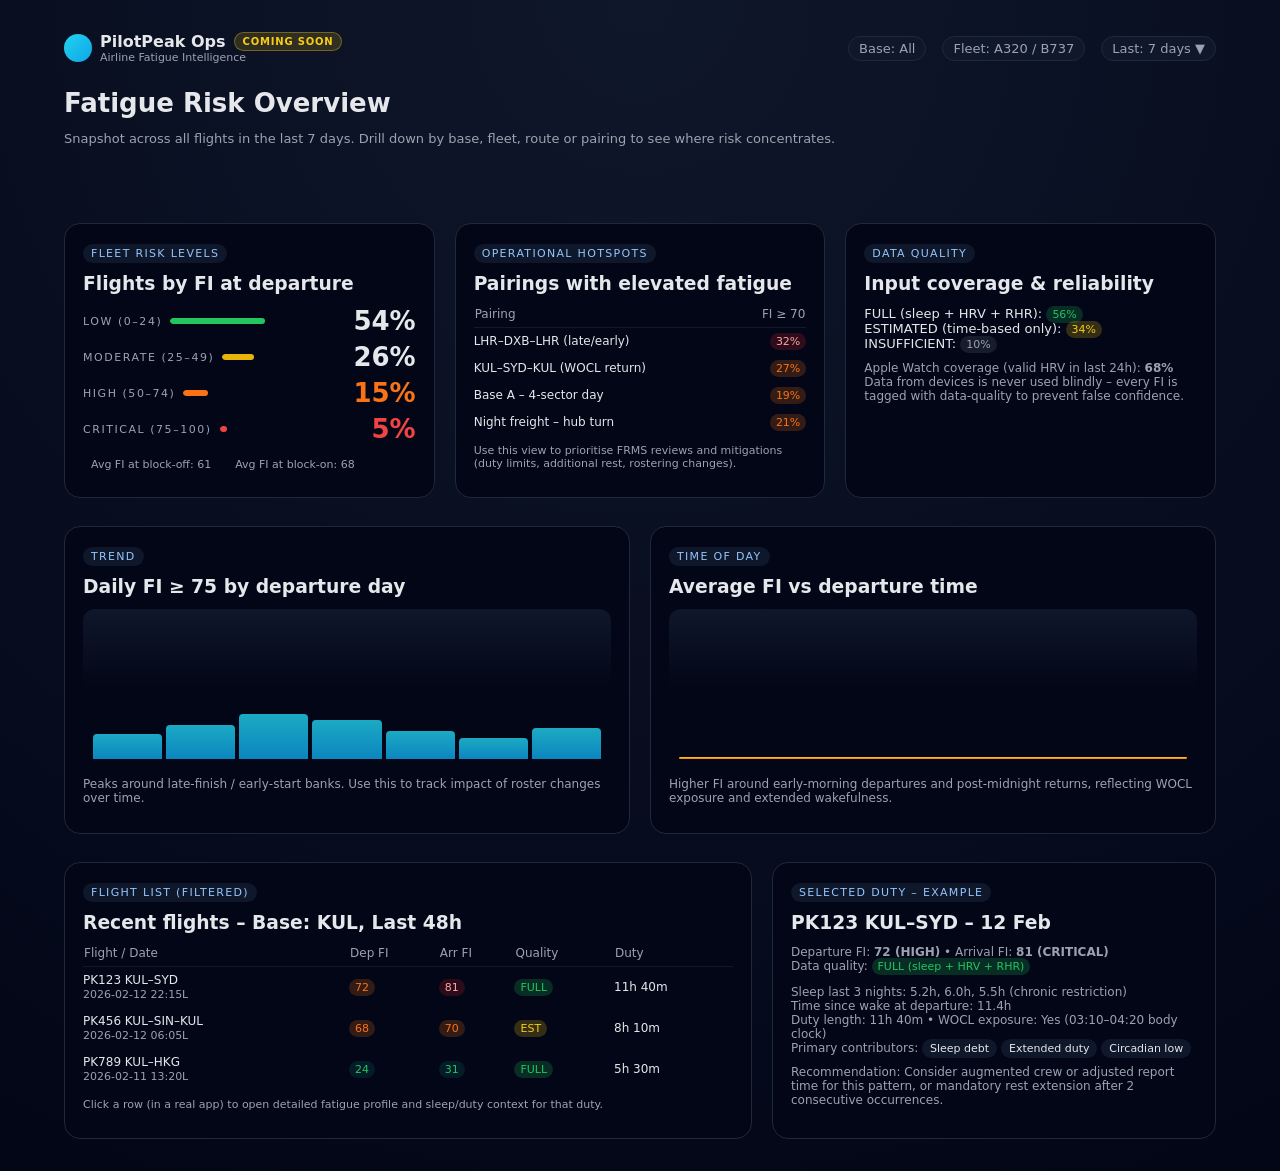
<file: airline-dashboard.html>
<!DOCTYPE html>
<html lang="en">
<head>
  <meta charset="UTF-8" />
  <title>PilotPeak – Airline Fatigue Dashboard</title>
  <meta name="viewport" content="width=device-width,initial-scale=1" />
  <style>
    :root {
      --bg: #020617;
      --bg-alt: #020617;
      --card: #020617;
      --border: #1f2937;
      --text: #e5e7eb;
      --muted: #9ca3af;
      --accent: #22d3ee;
      --warn: #f97316;
      --danger: #ef4444;
    }
    * { box-sizing: border-box; }
    body { margin: 0; font-family: system-ui, -apple-system, BlinkMacSystemFont, sans-serif; background: radial-gradient(circle at top,#0f172a,#020617); color: var(--text); }
    header, main { padding: 32px 5vw; }
    h1,h2,h3 { margin: 0 0 12px; }
    .sub { color: var(--muted); font-size: 13px; }
    .topbar { display:flex; align-items:center; justify-content:space-between; margin-bottom:24px; }
    .logo { display:flex; align-items:center; gap:8px; }
    .logo-badge { width:28px;height:28px;border-radius:999px;background:linear-gradient(135deg,#22d3ee,#0ea5e9); }
    .top-right { display:flex; gap:16px; font-size:13px; color:var(--muted); align-items:center; }
    .filter-pill { padding:4px 10px; border-radius:999px; background:#0f172a; border:1px solid #1f2937; }
    .grid { display:grid; gap:20px; }
    .grid-3 { grid-template-columns:repeat(auto-fit,minmax(260px,1fr)); }
    .grid-2 { grid-template-columns:repeat(auto-fit,minmax(320px,1fr)); margin-top:28px; }
    .card { background:var(--card); border-radius:16px; border:1px solid var(--border); padding:18px 18px 16px; }
    .badge { display:inline-flex; align-items:center; gap:6px; padding:3px 8px; border-radius:999px; background:#0f172a; color:#93c5fd; font-size:11px; text-transform:uppercase; letter-spacing:.12em; }
    .metric { font-size:26px; font-weight:700; }
    .metric-label { font-size:11px; color:var(--muted); text-transform:uppercase; letter-spacing:.14em; }
    .kpi-row { display:flex; flex-wrap:wrap; gap:8px; margin-top:10px; }
    .kpi-pill { padding:4px 8px; border-radius:999px; background:#020617; font-size:11px; color:var(--muted); }
    .bar-row { display:flex; align-items:center; justify-content:space-between; margin-top:6px; font-size:12px; }
    .bar { flex:1; height:6px; border-radius:999px; background:#020617; margin:0 8px; overflow:hidden; }
    .bar-fill { height:100%; border-radius:999px; }
    .table { width:100%; border-collapse:collapse; margin-top:10px; font-size:12px; }
    .table th { text-align:left; padding-bottom:6px; color:var(--muted); border-bottom:1px solid #111827; font-weight:500; }
    .table td { padding:6px 0; border-bottom:1px solid #020617; }
    .chip { padding:2px 6px; border-radius:999px; font-size:11px; }
    .chip-low { background:#0f766e33; color:#22c55e; }
    .chip-high { background:#f9731633; color:#f97316; }
    .chip-crit { background:#dc262633; color:#fca5a5; }
    .chip-est { background:#facc1533; color:#facc15; }
    .chip-full { background:#22c55e33; color:#22c55e; }
    .chip-ins { background:#6b728033; color:#9ca3af; }

    .chart { height:160px; border-radius:12px; background:linear-gradient(to top,#020617,#020617,#0f172a); padding:10px; display:flex; gap:4px; align-items:flex-end; margin-top:10px; }
    .chart-bar { flex:1; border-radius:4px 4px 0 0; background:linear-gradient(to top,#0ea5e9,#22d3ee); opacity:.8; }
    .chart-line { flex:1; border-radius:999px; background:linear-gradient(to top,#f97316,#facc15); height:2px; margin-top:auto; }

    .detail { display:flex; flex-direction:row; gap:20px; margin-top:28px; flex-wrap:wrap; }
    .detail-left { flex:2 1 320px; }
    .detail-right { flex:1 1 260px; }

    .tag { padding:3px 8px; border-radius:999px; background:#0f172a; color:#e5e7eb; font-size:11px; }

  </style>
</head>
<body>

<header>
  <div class="topbar">
    <div class="logo">
      <div class="logo-badge"></div>
      <div>
        <div style="display:flex;align-items:center;gap:8px;flex-wrap:wrap;">
          <span style="font-weight:600;font-size:16px;">PilotPeak Ops</span>
          <span style="font-size:10px;font-weight:700;letter-spacing:.08em;text-transform:uppercase;padding:3px 8px;border-radius:999px;background:rgba(250,204,21,.15);color:#facc15;border:1px solid rgba(250,204,21,.35);">Coming soon</span>
        </div>
        <div class="sub" style="font-size:11px;">Airline Fatigue Intelligence</div>
      </div>
    </div>
    <div class="top-right">
      <div class="filter-pill">Base: All</div>
      <div class="filter-pill">Fleet: A320 / B737</div>
      <div class="filter-pill">Last: 7 days ▼</div>
    </div>
  </div>
  <h1 style="font-size:26px;margin-bottom:6px;">Fatigue Risk Overview</h1>
  <p class="sub">Snapshot across all flights in the last 7 days. Drill down by base, fleet, route or pairing to see where risk concentrates.</p>
</header>

<main>

  <!-- Top-level KPIs -->
  <section class="grid grid-3">
    <!-- Overall risk levels -->
    <div class="card">
      <span class="badge">Fleet risk levels</span>
      <h3 style="margin-top:10px;">Flights by FI at departure</h3>
      <div class="bar-row">
        <span class="metric-label">LOW (0–24)</span>
        <div class="bar"><div class="bar-fill" style="width:54%;background:#22c55e;"></div></div>
        <span class="metric">54%</span>
      </div>
      <div class="bar-row">
        <span class="metric-label">MODERATE (25–49)</span>
        <div class="bar"><div class="bar-fill" style="width:26%;background:#eab308;"></div></div>
        <span class="metric">26%</span>
      </div>
      <div class="bar-row">
        <span class="metric-label">HIGH (50–74)</span>
        <div class="bar"><div class="bar-fill" style="width:15%;background:#f97316;"></div></div>
        <span class="metric" style="color:var(--warn);">15%</span>
      </div>
      <div class="bar-row">
        <span class="metric-label">CRITICAL (75–100)</span>
        <div class="bar"><div class="bar-fill" style="width:5%;background:var(--danger);"></div></div>
        <span class="metric" style="color:var(--danger);">5%</span>
      </div>
      <div class="kpi-row">
        <span class="kpi-pill">Avg FI at block‑off: 61</span>
        <span class="kpi-pill">Avg FI at block‑on: 68</span>
      </div>
    </div>

    <!-- Hotspots -->
    <div class="card">
      <span class="badge">Operational hotspots</span>
      <h3 style="margin-top:10px;">Pairings with elevated fatigue</h3>
      <table class="table">
        <thead>
          <tr>
            <th>Pairing</th>
            <th style="text-align:right;">FI ≥ 70</th>
          </tr>
        </thead>
        <tbody>
          <tr>
            <td>LHR–DXB–LHR (late/early)</td>
            <td style="text-align:right;">
              <span class="chip chip-crit">32%</span>
            </td>
          </tr>
          <tr>
            <td>KUL–SYD–KUL (WOCL return)</td>
            <td style="text-align:right;">
              <span class="chip chip-high">27%</span>
            </td>
          </tr>
          <tr>
            <td>Base A – 4‑sector day</td>
            <td style="text-align:right;">
              <span class="chip chip-high">19%</span>
            </td>
          </tr>
          <tr>
            <td>Night freight – hub turn</td>
            <td style="text-align:right;">
              <span class="chip chip-high">21%</span>
            </td>
          </tr>
        </tbody>
      </table>
      <p class="sub" style="font-size:11px;margin-top:8px;">
        Use this view to prioritise FRMS reviews and mitigations (duty limits, additional rest, rostering changes).
      </p>
    </div>

    <!-- Data quality -->
    <div class="card">
      <span class="badge">Data quality</span>
      <h3 style="margin-top:10px;">Input coverage & reliability</h3>
      <ul style="list-style:none;padding:0;margin:8px 0 0;font-size:13px;">
        <li>FULL (sleep + HRV + RHR): <span class="chip chip-full">56%</span></li>
        <li>ESTIMATED (time‑based only): <span class="chip chip-est">34%</span></li>
        <li>INSUFFICIENT: <span class="chip chip-ins">10%</span></li>
      </ul>
      <p class="sub" style="font-size:12px;margin-top:10px;">
        Apple Watch coverage (valid HRV in last 24h): <strong>68%</strong><br />
        Data from devices is never used blindly – every FI is tagged with data‑quality to prevent false confidence.
      </p>
    </div>
  </section>

  <!-- Trends -->
  <section class="grid grid-2">
    <div class="card">
      <span class="badge">Trend</span>
      <h3 style="margin-top:10px;">Daily FI ≥ 75 by departure day</h3>
      <div class="chart">
        <div class="chart-bar" style="height:18%;"></div>
        <div class="chart-bar" style="height:24%;"></div>
        <div class="chart-bar" style="height:32%;"></div>
        <div class="chart-bar" style="height:28%;"></div>
        <div class="chart-bar" style="height:20%;"></div>
        <div class="chart-bar" style="height:15%;"></div>
        <div class="chart-bar" style="height:22%;"></div>
      </div>
      <p class="sub" style="font-size:12px;margin-top:8px;">
        Peaks around late‑finish / early‑start banks. Use this to track impact of roster changes over time.
      </p>
    </div>

    <div class="card">
      <span class="badge">Time of day</span>
      <h3 style="margin-top:10px;">Average FI vs departure time</h3>
      <div class="chart">
        <!-- Simple mock: a gradient line for FI by hour -->
        <div class="chart-line"></div>
      </div>
      <p class="sub" style="font-size:12px;margin-top:8px;">
        Higher FI around early‑morning departures and post‑midnight returns, reflecting WOCL exposure and extended wakefulness.
      </p>
    </div>
  </section>

  <!-- Drilldown -->
  <section class="detail">
    <div class="detail-left card">
      <span class="badge">Flight list (filtered)</span>
      <h3 style="margin-top:10px;">Recent flights – Base: KUL, Last 48h</h3>
      <table class="table">
        <thead>
          <tr>
            <th>Flight / Date</th>
            <th>Dep FI</th>
            <th>Arr FI</th>
            <th>Quality</th>
            <th>Duty</th>
          </tr>
        </thead>
        <tbody>
          <tr>
            <td>PK123 KUL–SYD<br/><span class="sub" style="font-size:11px;">2026‑02‑12 22:15L</span></td>
            <td><span class="chip chip-high">72</span></td>
            <td><span class="chip chip-crit">81</span></td>
            <td><span class="chip chip-full">FULL</span></td>
            <td>11h 40m</td>
          </tr>
          <tr>
            <td>PK456 KUL–SIN–KUL<br/><span class="sub" style="font-size:11px;">2026‑02‑12 06:05L</span></td>
            <td><span class="chip chip-high">68</span></td>
            <td><span class="chip chip-high">70</span></td>
            <td><span class="chip chip-est">EST</span></td>
            <td>8h 10m</td>
          </tr>
          <tr>
            <td>PK789 KUL–HKG<br/><span class="sub" style="font-size:11px;">2026‑02‑11 13:20L</span></td>
            <td><span class="chip chip-low">24</span></td>
            <td><span class="chip chip-low">31</span></td>
            <td><span class="chip chip-full">FULL</span></td>
            <td>5h 30m</td>
          </tr>
        </tbody>
      </table>
      <p class="sub" style="font-size:11px;margin-top:8px;">
        Click a row (in a real app) to open detailed fatigue profile and sleep/duty context for that duty.
      </p>
    </div>

    <div class="detail-right card">
      <span class="badge">Selected duty – example</span>
      <h3 style="margin-top:10px;">PK123 KUL–SYD – 12 Feb</h3>
      <p class="sub" style="font-size:12px;">
        Departure FI: <strong>72 (HIGH)</strong> • Arrival FI: <strong>81 (CRITICAL)</strong><br/>
        Data quality: <span class="chip chip-full">FULL (sleep + HRV + RHR)</span>
      </p>
      <ul style="list-style:none;padding:0;margin:10px 0;font-size:12px;color:var(--muted);">
        <li>Sleep last 3 nights: 5.2h, 6.0h, 5.5h (chronic restriction)</li>
        <li>Time since wake at departure: 11.4h</li>
        <li>Duty length: 11h 40m • WOCL exposure: Yes (03:10–04:20 body clock)</li>
        <li>Primary contributors: <span class="tag">Sleep debt</span> <span class="tag">Extended duty</span> <span class="tag">Circadian low</span></li>
      </ul>
      <p class="sub" style="font-size:12px;margin-top:4px;">
        Recommendation: Consider augmented crew or adjusted report time for this pattern, or mandatory rest extension after 2 consecutive occurrences.
      </p>
    </div>
  </section>

</main>

</body>
</html>
</file>
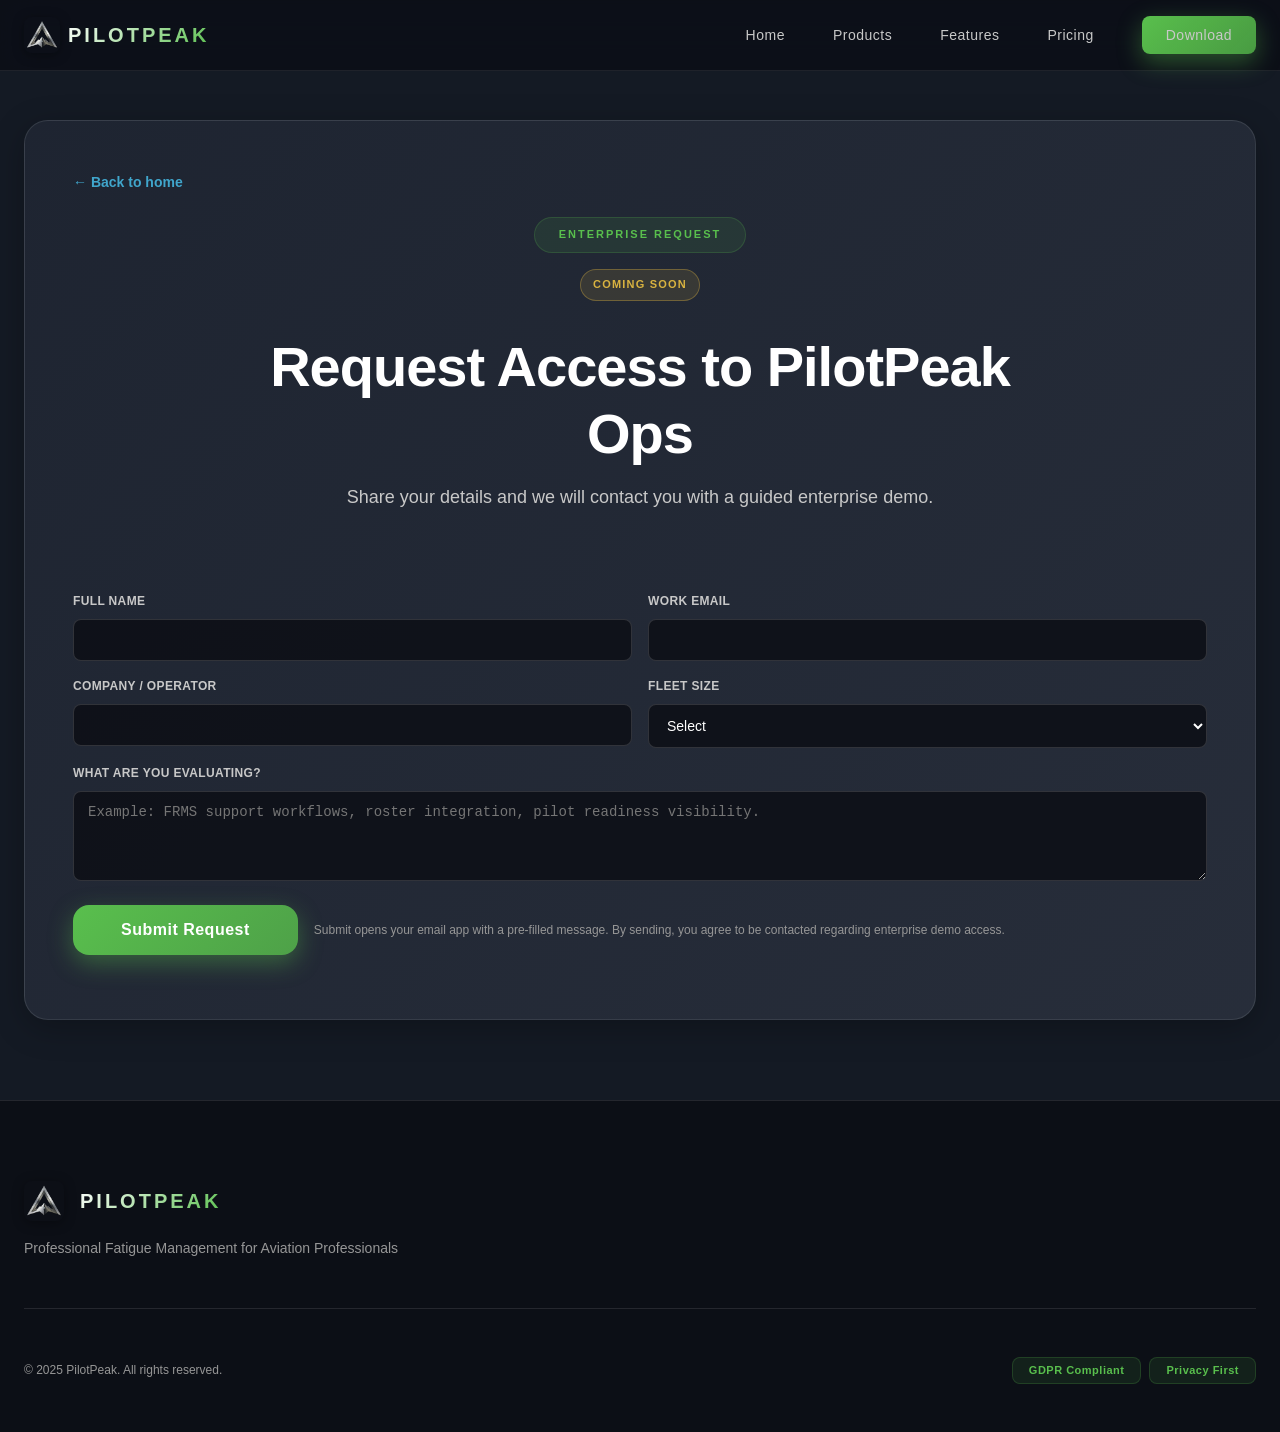
<file: enterprise-demo.html>
<!DOCTYPE html>
<html lang="en">
<head>
    <meta charset="UTF-8">
    <meta name="viewport" content="width=device-width, initial-scale=1.0">
    <meta name="description" content="Request a guided enterprise demo of PilotPeak Ops for airlines and operators.">
    <meta name="robots" content="index, follow, max-image-preview:large">
    <meta name="theme-color" content="#0c0f16">
    <title>Request Enterprise Demo - PilotPeak</title>
    <link rel="canonical" href="https://pilotpeak.app/enterprise-demo.html">
    <link rel="icon" type="image/png" href="images/unicorn-iron.png">
    <link rel="apple-touch-icon" href="images/unicorn-iron.png">
    <meta property="og:type" content="website">
    <meta property="og:site_name" content="PilotPeak">
    <meta property="og:locale" content="en_US">
    <meta property="og:title" content="Request Enterprise Demo - PilotPeak">
    <meta property="og:description" content="Request a guided enterprise demo of PilotPeak Ops for your organization.">
    <meta property="og:url" content="https://pilotpeak.app/enterprise-demo.html">
    <meta property="og:image" content="https://pilotpeak.app/images/PilotPeak_Hero.png">
    <meta property="og:image:alt" content="PilotPeak">
    <meta name="twitter:card" content="summary_large_image">
    <meta name="twitter:title" content="Request Enterprise Demo - PilotPeak">
    <meta name="twitter:description" content="Request a guided enterprise demo of PilotPeak Ops for your organization.">
    <meta name="twitter:image" content="https://pilotpeak.app/images/PilotPeak_Hero.png">
    <link rel="stylesheet" href="styles.css">
    <link rel="preconnect" href="https://fonts.googleapis.com">
    <link rel="preconnect" href="https://fonts.gstatic.com" crossorigin>
    <script type="application/ld+json">
        {
            "@context": "https://schema.org",
            "@type": "WebPage",
            "name": "Request Enterprise Demo - PilotPeak",
            "url": "https://pilotpeak.app/enterprise-demo.html",
            "isPartOf": {
                "@type": "WebSite",
                "name": "PilotPeak",
                "url": "https://pilotpeak.app/"
            }
        }
    </script>
</head>
<body class="page-enterprise-demo">
    <nav class="navbar">
        <div class="container">
            <div class="nav-content">
                <div class="logo">
                    <a href="index.html" style="display: flex; align-items: center; gap: var(--spacing-s); text-decoration: none; color: inherit;">
                        <img src="images/unicorn-iron.png" alt="" class="logo-img" width="36" height="36" decoding="async">
                        <span class="logo-text">PILOTPEAK</span>
                    </a>
                </div>
                <button class="mobile-menu-toggle" aria-label="Toggle menu">
                    <span></span>
                    <span></span>
                    <span></span>
                </button>
                <div class="nav-links">
                    <a href="index.html">Home</a>
                    <a href="index.html#products">Products</a>
                    <a href="index.html#features">Features</a>
                    <a href="index.html#pricing">Pricing</a>
                    <a href="https://apps.apple.com/app/pilotpeak" class="cta-button" target="_blank" rel="noopener noreferrer">Download</a>
                </div>
            </div>
        </div>
    </nav>

    <section class="enterprise-request-section enterprise-request-page">
        <div class="container">
            <div class="enterprise-request-card">
                <a href="index.html" class="enterprise-back-link">← Back to home</a>
                <div class="section-header">
                    <span class="section-label">ENTERPRISE REQUEST</span>
                    <p class="enterprise-page-soon"><span class="product-badge product-badge-soon">Coming soon</span></p>
                    <h1 class="section-title-premium">Request Access to PilotPeak Ops</h1>
                    <p class="section-description">Share your details and we will contact you with a guided enterprise demo.</p>
                </div>
                <div id="enterprise-form-wrapper" class="enterprise-form-wrapper">
                    <form id="enterprise-demo-form" class="enterprise-form" data-mailto="hello@pilotpeak.app">
                        <div class="enterprise-form-grid">
                            <label class="enterprise-field">
                                <span>Full name</span>
                                <input type="text" name="name" autocomplete="name" required>
                            </label>
                            <label class="enterprise-field">
                                <span>Work email</span>
                                <input type="email" name="email" autocomplete="email" required>
                            </label>
                            <label class="enterprise-field">
                                <span>Company / operator</span>
                                <input type="text" name="company" autocomplete="organization" required>
                            </label>
                            <label class="enterprise-field">
                                <span>Fleet size</span>
                                <select name="fleet" required>
                                    <option value="" selected disabled>Select</option>
                                    <option value="1-20">1-20 aircraft</option>
                                    <option value="21-100">21-100 aircraft</option>
                                    <option value="101-500">101-500 aircraft</option>
                                    <option value="500+">500+ aircraft</option>
                                </select>
                            </label>
                        </div>
                        <label class="enterprise-field enterprise-field-full">
                            <span>What are you evaluating?</span>
                            <textarea name="message" rows="4" placeholder="Example: FRMS support workflows, roster integration, pilot readiness visibility."></textarea>
                        </label>
                        <div class="enterprise-form-actions">
                            <button type="submit" class="btn btn-primary">Submit Request</button>
                            <p class="enterprise-form-note">Submit opens your email app with a pre-filled message. By sending, you agree to be contacted regarding enterprise demo access.</p>
                        </div>
                        <p id="enterprise-form-status" class="enterprise-form-status" aria-live="polite"></p>
                    </form>
                </div>
                <div id="enterprise-form-success" class="enterprise-form-success is-hidden" role="status" aria-live="polite">
                    <p class="enterprise-form-success-title">Almost done</p>
                    <p>Your email app should open with your request. Send the message to finish—our team will follow up from there.</p>
                    <p class="enterprise-form-success-back"><a href="index.html" class="enterprise-back-link">Return to home</a></p>
                </div>
            </div>
        </div>
    </section>

    <footer class="footer-premium">
        <div class="container">
            <div class="footer-content-premium">
                <div class="footer-main">
                    <div class="footer-brand">
                        <div class="footer-logo">
                            <img src="images/unicorn-iron.png" alt="" class="logo-img" width="40" height="40" decoding="async">
                            <div>
                                <div class="logo-text">PILOTPEAK</div>
                            </div>
                        </div>
                        <p class="footer-tagline">Professional Fatigue Management for Aviation Professionals</p>
                    </div>
                </div>
                <div class="footer-divider"></div>
                <div class="footer-bottom">
                    <p class="footer-copyright">© 2025 PilotPeak. All rights reserved.</p>
                    <div class="footer-badges">
                        <span class="footer-badge">GDPR Compliant</span>
                        <span class="footer-badge">Privacy First</span>
                    </div>
                </div>
            </div>
        </div>
    </footer>

    <script>
        document.addEventListener('DOMContentLoaded', () => {
            document.body.style.opacity = '1';
            document.querySelectorAll('section').forEach(section => {
                section.style.opacity = '1';
                section.style.transform = 'none';
            });
        });
    </script>
    <script src="script.js"></script>
</body>
</html>
</file>
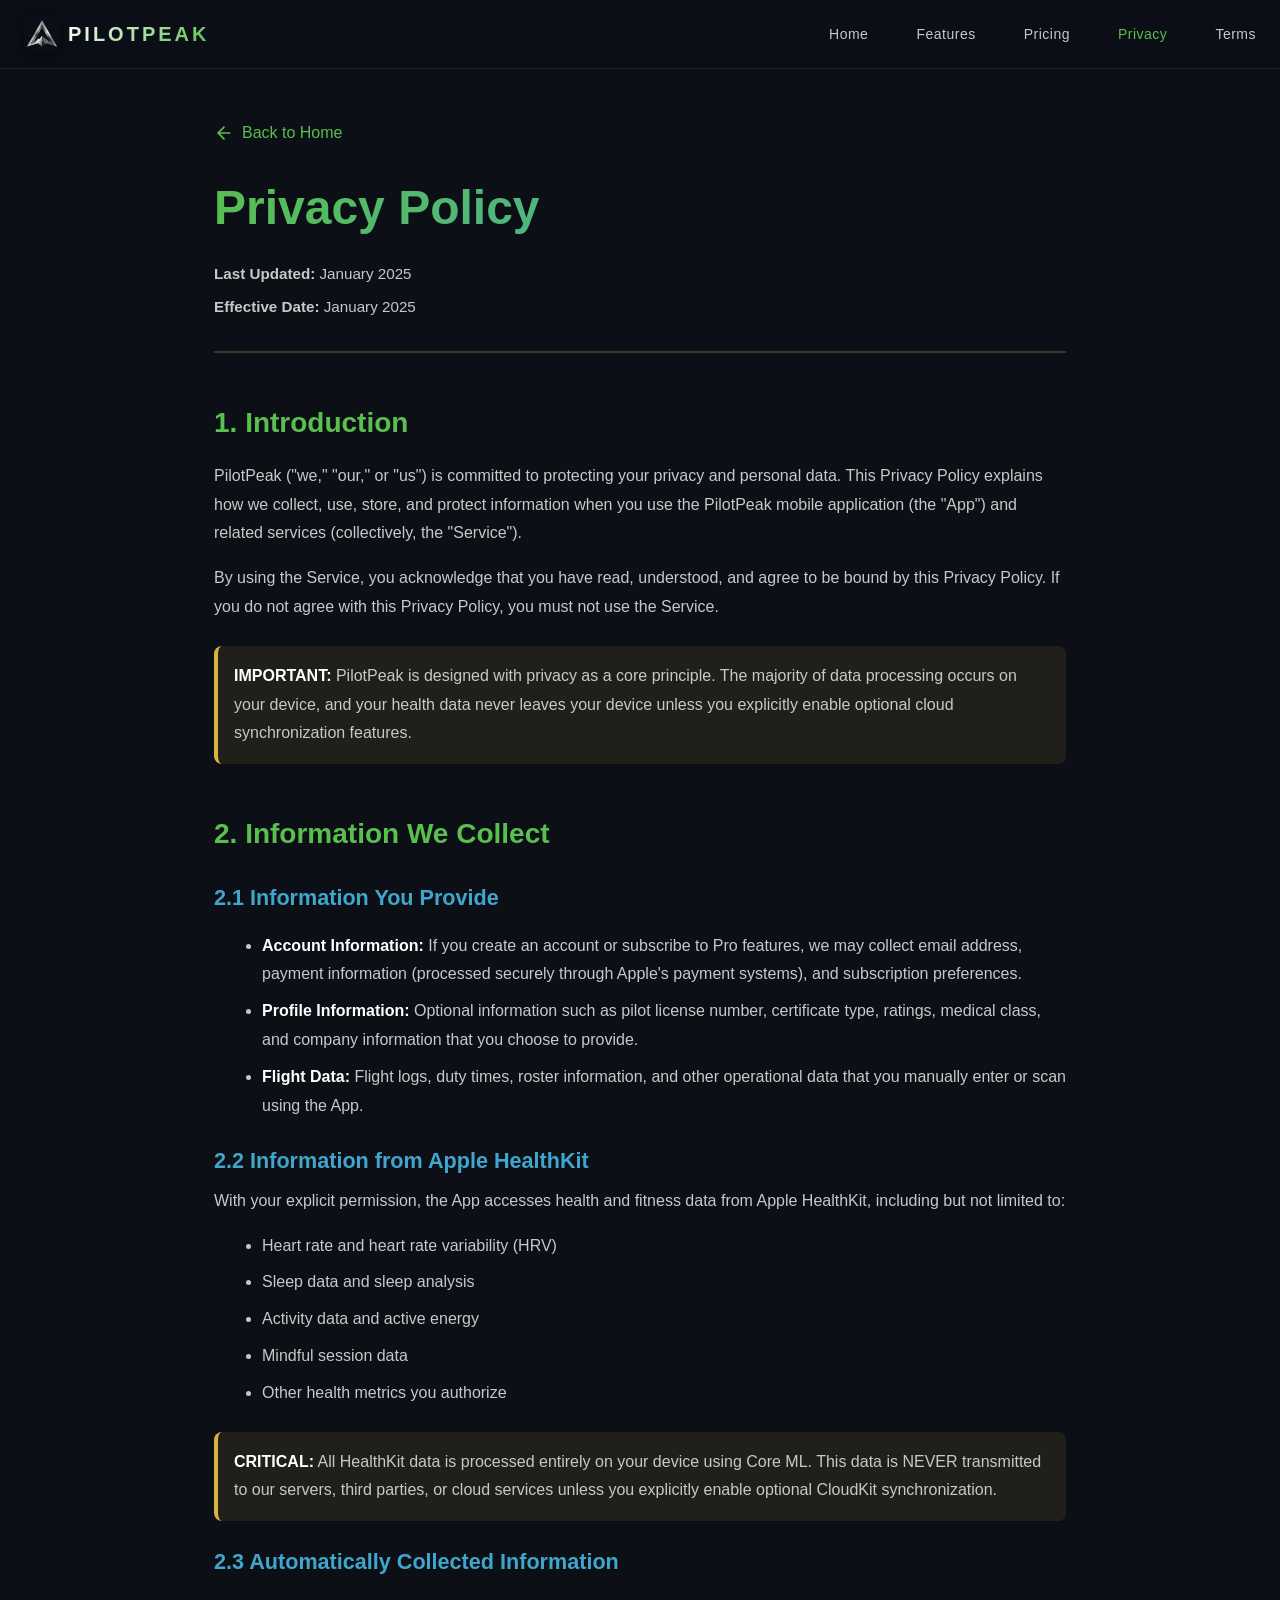
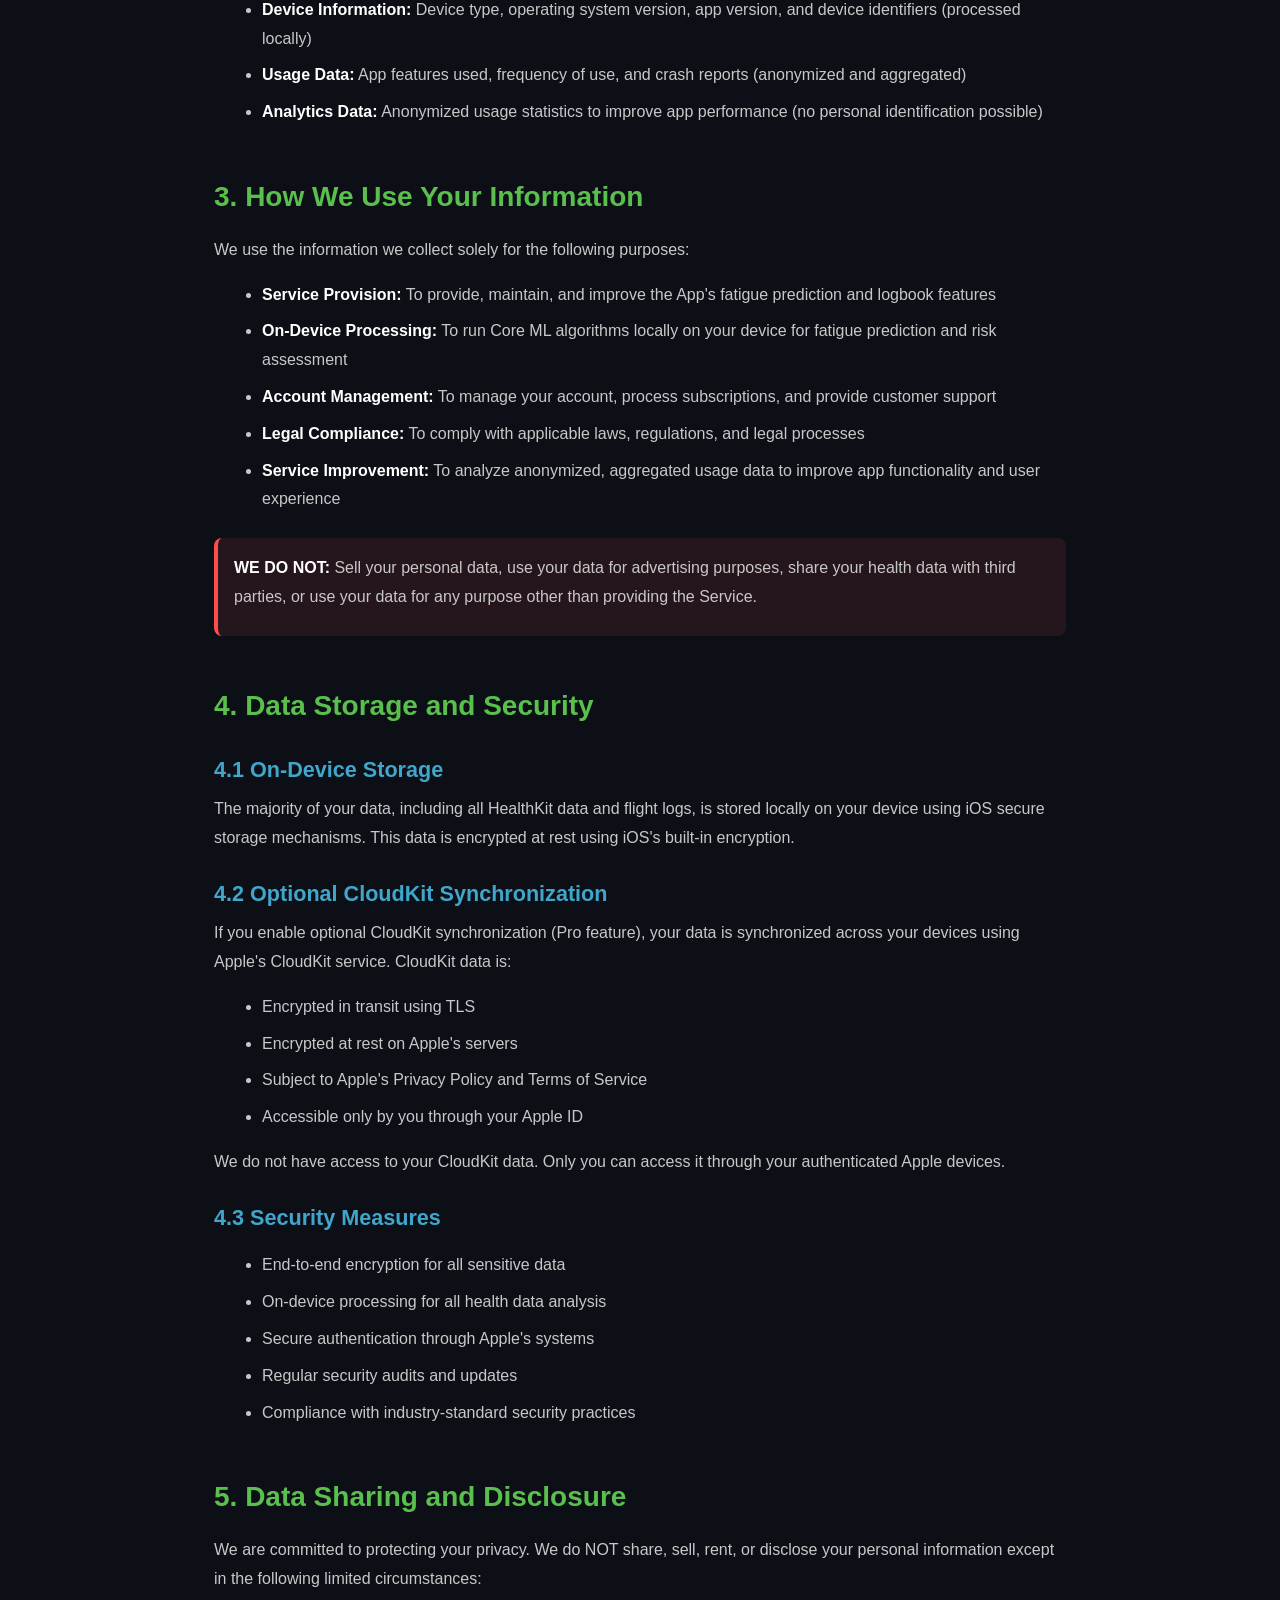
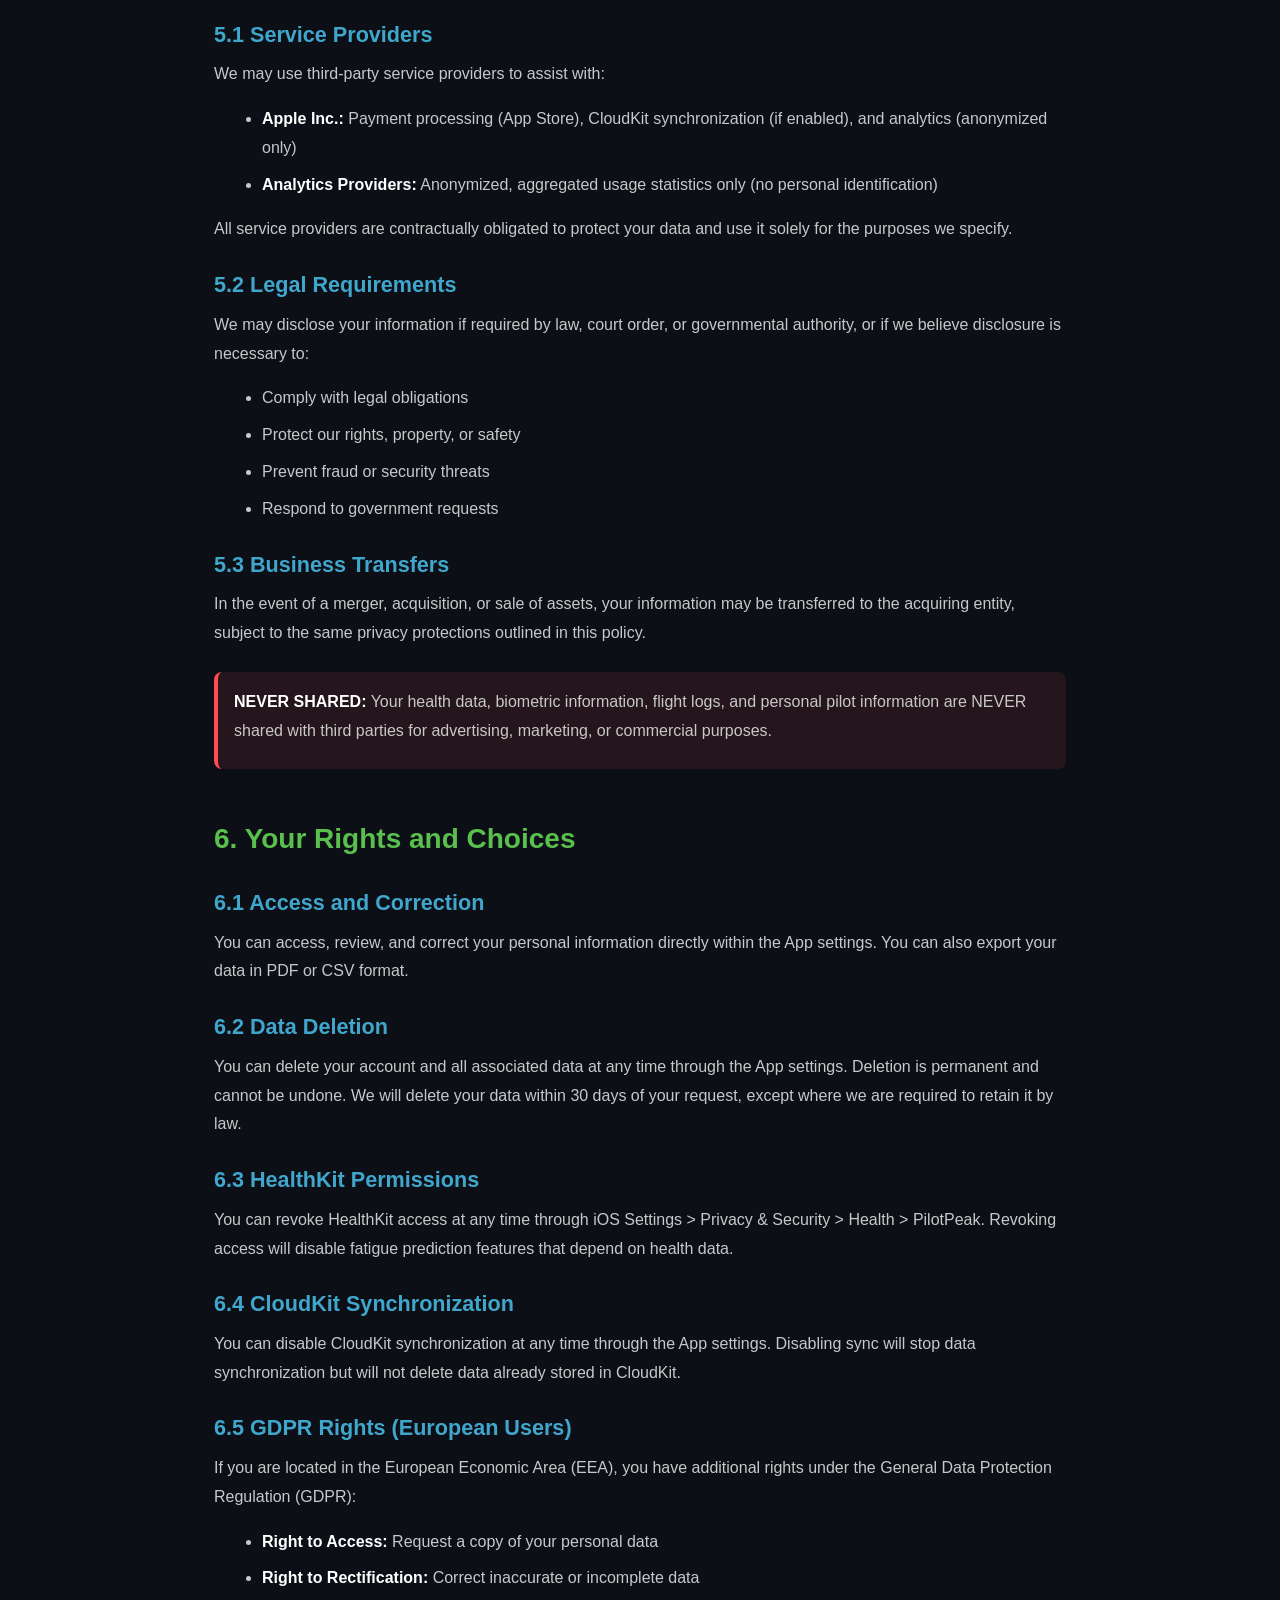
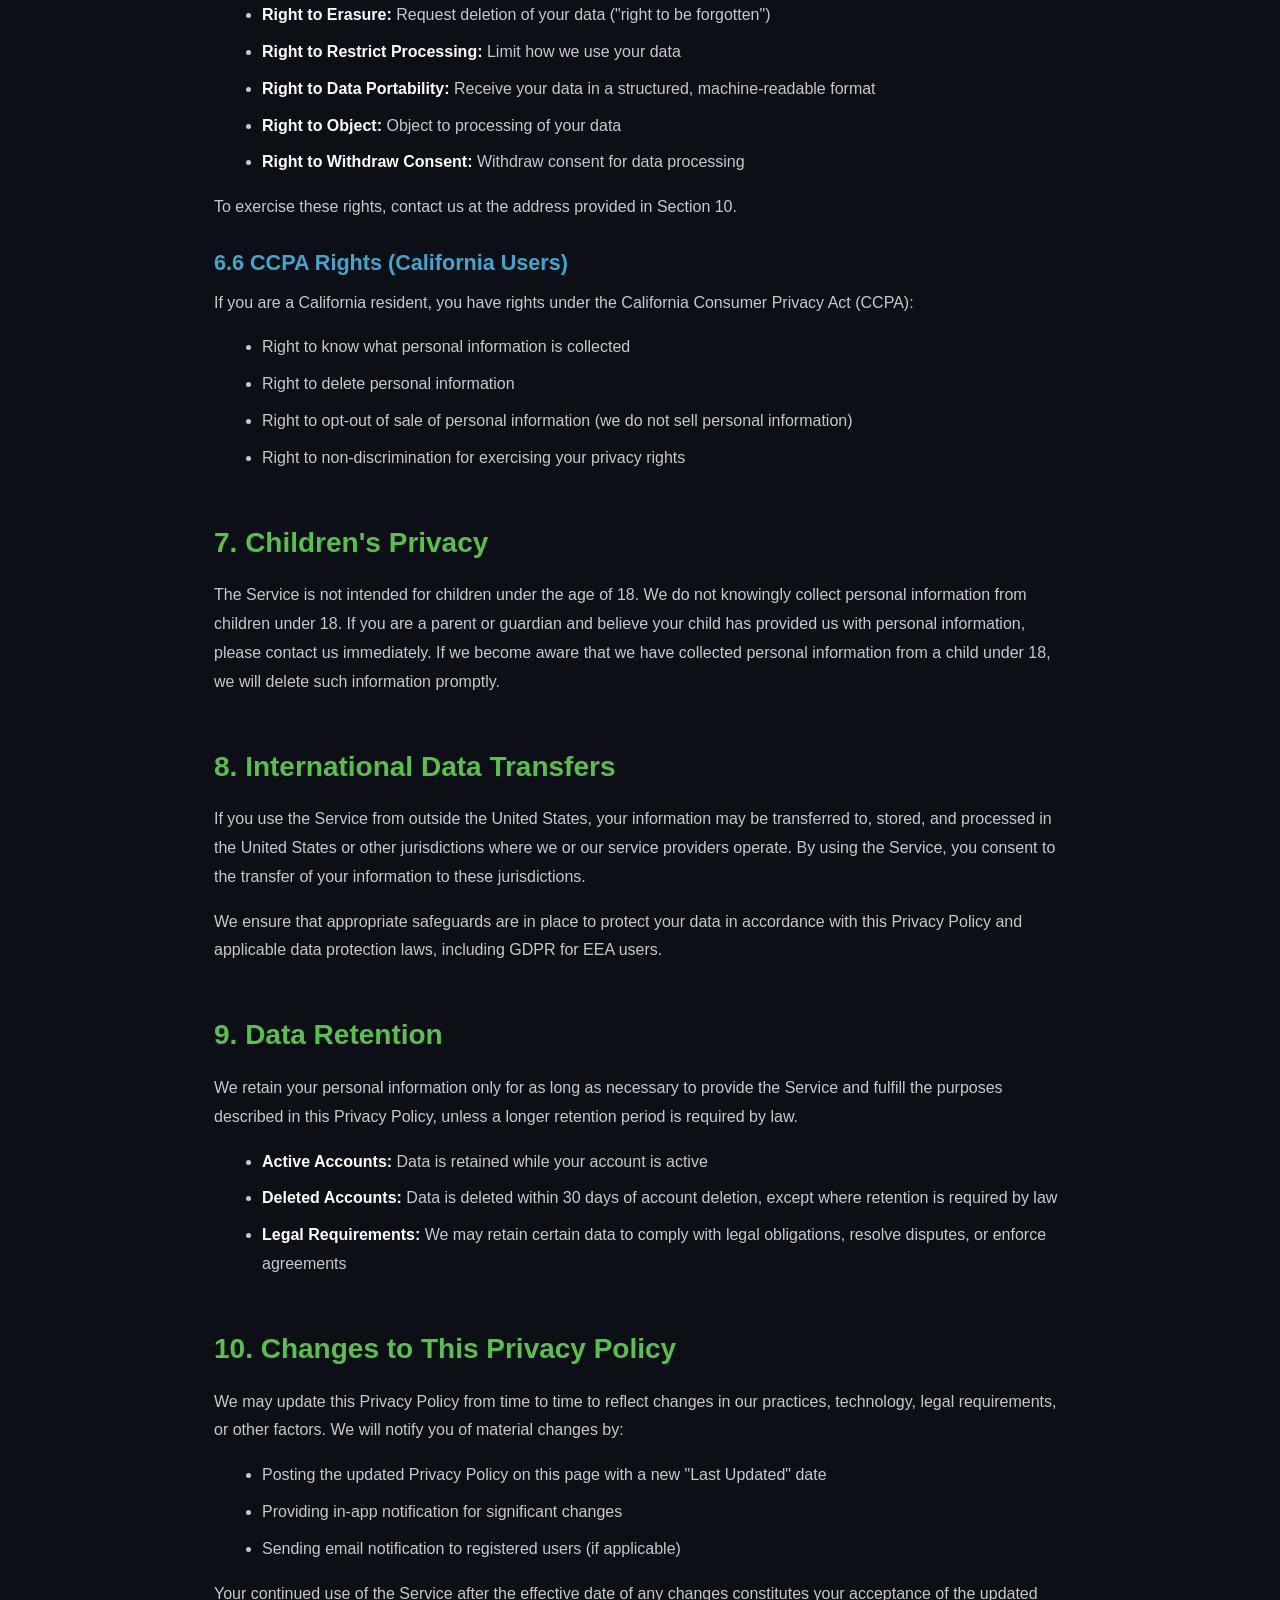
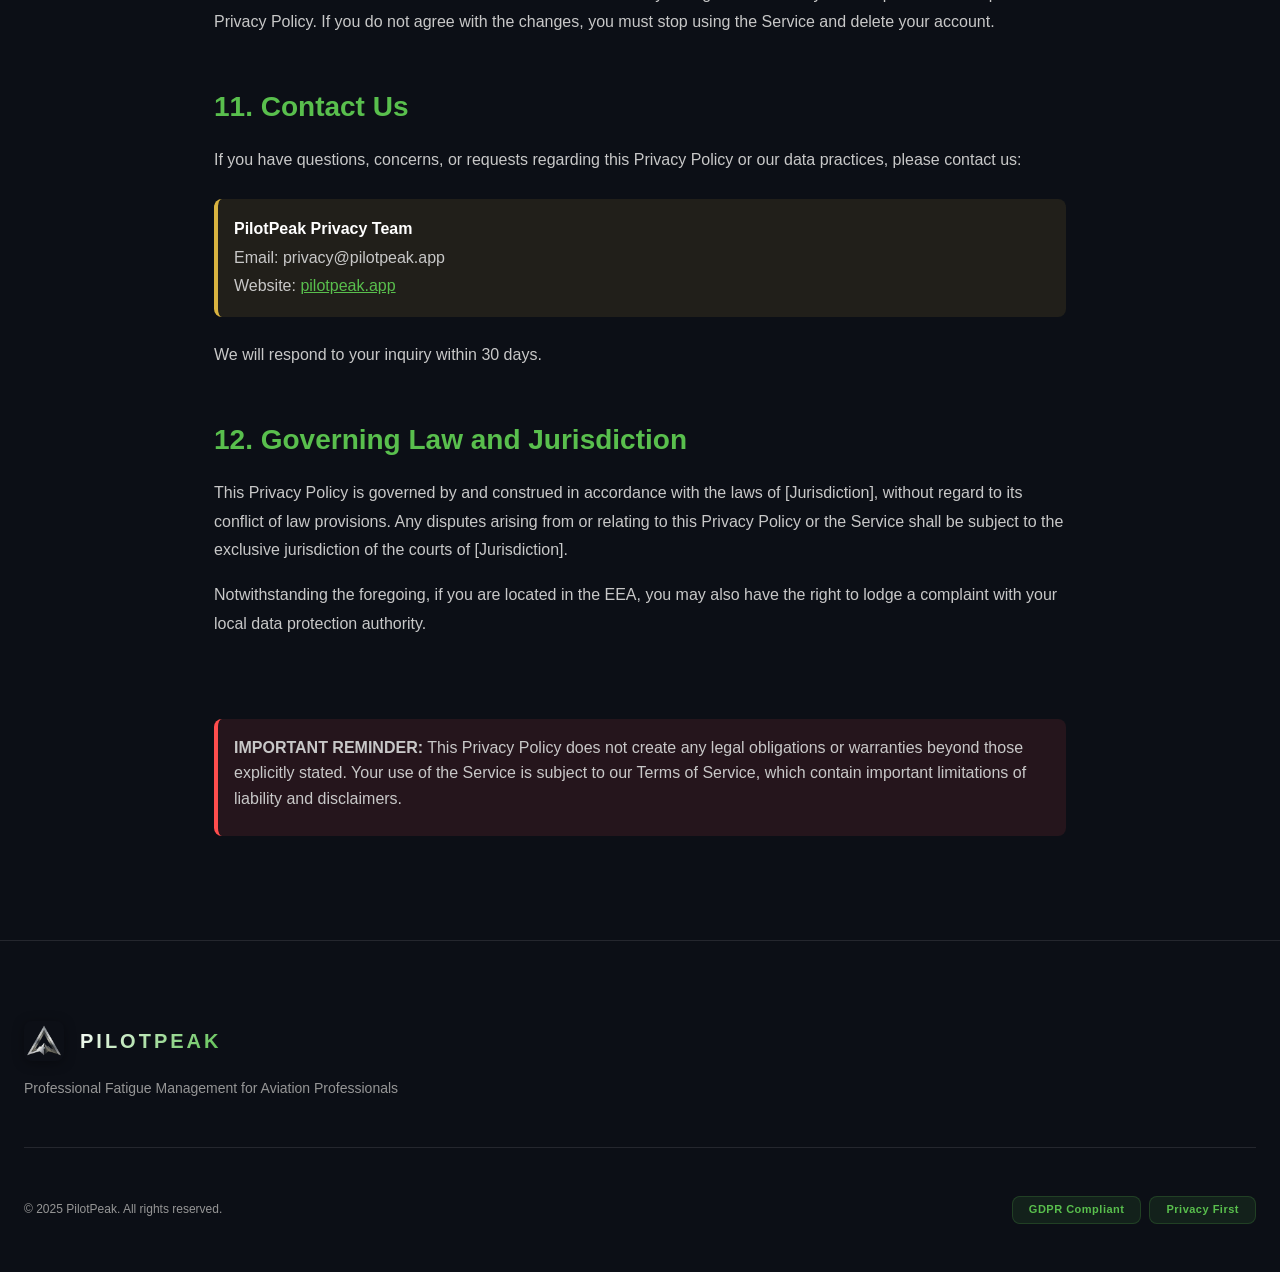
<file: privacy.html>
<!DOCTYPE html>
<html lang="en">
<head>
    <meta charset="UTF-8">
    <meta name="viewport" content="width=device-width, initial-scale=1.0">
    <meta name="description" content="PilotPeak Privacy Policy explaining data handling, on-device processing, and user privacy controls.">
    <meta name="robots" content="index, follow, max-image-preview:large">
    <meta name="theme-color" content="#0c0f16">
    <title>Privacy Policy - PilotPeak</title>
    <link rel="canonical" href="https://pilotpeak.app/privacy.html">
    <link rel="icon" type="image/png" href="images/unicorn-iron.png">
    <link rel="apple-touch-icon" href="images/unicorn-iron.png">
    <meta property="og:type" content="article">
    <meta property="og:site_name" content="PilotPeak">
    <meta property="og:locale" content="en_US">
    <meta property="og:title" content="Privacy Policy - PilotPeak">
    <meta property="og:description" content="How PilotPeak handles privacy, data processing, and user controls.">
    <meta property="og:url" content="https://pilotpeak.app/privacy.html">
    <meta property="og:image" content="https://pilotpeak.app/images/unicorn-iron.png">
    <meta property="og:image:alt" content="PilotPeak logo">
    <meta name="twitter:card" content="summary_large_image">
    <meta name="twitter:title" content="Privacy Policy - PilotPeak">
    <meta name="twitter:description" content="How PilotPeak handles privacy, data processing, and user controls.">
    <meta name="twitter:image" content="https://pilotpeak.app/images/unicorn-iron.png">
    <link rel="stylesheet" href="styles.css">
    <link rel="preconnect" href="https://fonts.googleapis.com">
    <link rel="preconnect" href="https://fonts.gstatic.com" crossorigin>
    <script type="application/ld+json">
        {
            "@context": "https://schema.org",
            "@type": "WebPage",
            "name": "Privacy Policy - PilotPeak",
            "url": "https://pilotpeak.app/privacy.html",
            "isPartOf": {
                "@type": "WebSite",
                "name": "PilotPeak",
                "url": "https://pilotpeak.app/"
            }
        }
    </script>
    <style>
        .legal-page {
            padding: 120px 0 80px;
            min-height: 100vh;
            background: rgb(12, 15, 22);
        }
        .legal-container {
            max-width: 900px;
            margin: 0 auto;
            padding: 0 24px;
        }
        .legal-header {
            margin-bottom: 48px;
            padding-bottom: 24px;
            border-bottom: 2px solid rgba(89, 191, 77, 0.3);
        }
        .legal-title {
            font-size: 3rem;
            font-weight: 700;
            margin-bottom: 16px;
            background: linear-gradient(135deg, rgb(89, 191, 77) 0%, rgb(64, 166, 204) 100%);
            -webkit-background-clip: text;
            -webkit-text-fill-color: transparent;
            background-clip: text;
            color: rgb(89, 191, 77);
        }
        .legal-meta {
            color: rgb(200, 200, 200);
            font-size: 0.95rem;
        }
        .legal-meta p {
            color: rgb(200, 200, 200);
            margin-bottom: 8px;
        }
        .legal-section {
            margin-bottom: 48px;
        }
        .legal-section h2 {
            font-size: 1.75rem;
            font-weight: 600;
            margin-bottom: 16px;
            margin-top: 32px;
            color: rgb(89, 191, 77);
        }
        .legal-section h3 {
            font-size: 1.35rem;
            font-weight: 600;
            margin-top: 24px;
            margin-bottom: 8px;
            color: rgb(64, 166, 204);
        }
        .legal-section p {
            margin-bottom: 16px;
            line-height: 1.8;
            color: rgb(200, 200, 200);
            font-size: 1rem;
        }
        .legal-section ul, .legal-section ol {
            margin: 16px 0;
            padding-left: 48px;
            color: rgb(200, 200, 200);
        }
        .legal-section li {
            margin-bottom: 8px;
            line-height: 1.8;
            color: rgb(200, 200, 200);
        }
        .legal-section strong {
            color: rgb(255, 255, 255);
            font-weight: 600;
        }
        .legal-section a {
            color: rgb(89, 191, 77);
            text-decoration: underline;
        }
        .legal-highlight {
            background: rgba(217, 179, 64, 0.1);
            border-left: 4px solid rgb(217, 179, 64);
            padding: 16px;
            margin: 24px 0;
            border-radius: 8px;
        }
        .legal-highlight p {
            color: rgb(200, 200, 200);
            margin-bottom: 0;
        }
        .legal-warning {
            background: rgba(255, 77, 77, 0.1);
            border-left: 4px solid rgb(255, 77, 77);
            padding: 16px;
            margin: 24px 0;
            border-radius: 8px;
        }
        .legal-warning p {
            color: rgb(200, 200, 200);
            margin-bottom: 8px;
        }
        .legal-warning ul {
            color: rgb(200, 200, 200);
        }
        .back-link {
            display: inline-flex;
            align-items: center;
            gap: 8px;
            color: rgb(89, 191, 77);
            text-decoration: none;
            margin-bottom: 24px;
            transition: all 0.3s ease;
            font-size: 1rem;
        }
        .back-link:hover {
            color: rgb(64, 166, 204);
            transform: translateX(-4px);
        }
        /* Override script.js animations for legal pages */
        body {
            opacity: 1 !important;
        }
        section {
            opacity: 1 !important;
            transform: none !important;
        }
        .legal-section {
            opacity: 1 !important;
            transform: none !important;
        }
    </style>
</head>
<body>
    <!-- Navigation -->
    <nav class="navbar">
        <div class="container">
            <div class="nav-content">
                <div class="logo">
                    <a href="index.html" style="display: flex; align-items: center; gap: var(--spacing-s); text-decoration: none; color: inherit;">
                        <img src="images/unicorn-iron.png" alt="" class="logo-img" width="36" height="36" decoding="async">
                        <span class="logo-text">PILOTPEAK</span>
                    </a>
                </div>
                <button class="mobile-menu-toggle" aria-label="Toggle menu">
                    <span></span>
                    <span></span>
                    <span></span>
                </button>
                <div class="nav-links">
                    <a href="index.html">Home</a>
                    <a href="index.html#features">Features</a>
                    <a href="index.html#pricing">Pricing</a>
                    <a href="privacy.html" style="color: var(--accent-primary);">Privacy</a>
                    <a href="terms.html">Terms</a>
                </div>
            </div>
        </div>
    </nav>

    <!-- Privacy Policy Content -->
    <section class="legal-page">
        <div class="legal-container">
            <a href="index.html" class="back-link">
                <svg width="20" height="20" viewBox="0 0 24 24" fill="none">
                    <path d="M19 12H5M12 19l-7-7 7-7" stroke="currentColor" stroke-width="2" stroke-linecap="round"/>
                </svg>
                Back to Home
            </a>

            <div class="legal-header">
                <h1 class="legal-title">Privacy Policy</h1>
                <div class="legal-meta">
                    <p><strong>Last Updated:</strong> January 2025</p>
                    <p><strong>Effective Date:</strong> January 2025</p>
                </div>
            </div>

            <div class="legal-section">
                <h2>1. Introduction</h2>
                <p>PilotPeak ("we," "our," or "us") is committed to protecting your privacy and personal data. This Privacy Policy explains how we collect, use, store, and protect information when you use the PilotPeak mobile application (the "App") and related services (collectively, the "Service").</p>
                <p>By using the Service, you acknowledge that you have read, understood, and agree to be bound by this Privacy Policy. If you do not agree with this Privacy Policy, you must not use the Service.</p>
                
                <div class="legal-highlight">
                    <p><strong>IMPORTANT:</strong> PilotPeak is designed with privacy as a core principle. The majority of data processing occurs on your device, and your health data never leaves your device unless you explicitly enable optional cloud synchronization features.</p>
                </div>
            </div>

            <div class="legal-section">
                <h2>2. Information We Collect</h2>
                
                <h3>2.1 Information You Provide</h3>
                <ul>
                    <li><strong>Account Information:</strong> If you create an account or subscribe to Pro features, we may collect email address, payment information (processed securely through Apple's payment systems), and subscription preferences.</li>
                    <li><strong>Profile Information:</strong> Optional information such as pilot license number, certificate type, ratings, medical class, and company information that you choose to provide.</li>
                    <li><strong>Flight Data:</strong> Flight logs, duty times, roster information, and other operational data that you manually enter or scan using the App.</li>
                </ul>

                <h3>2.2 Information from Apple HealthKit</h3>
                <p>With your explicit permission, the App accesses health and fitness data from Apple HealthKit, including but not limited to:</p>
                <ul>
                    <li>Heart rate and heart rate variability (HRV)</li>
                    <li>Sleep data and sleep analysis</li>
                    <li>Activity data and active energy</li>
                    <li>Mindful session data</li>
                    <li>Other health metrics you authorize</li>
                </ul>
                <div class="legal-highlight">
                    <p><strong>CRITICAL:</strong> All HealthKit data is processed entirely on your device using Core ML. This data is NEVER transmitted to our servers, third parties, or cloud services unless you explicitly enable optional CloudKit synchronization.</p>
                </div>

                <h3>2.3 Automatically Collected Information</h3>
                <ul>
                    <li><strong>Device Information:</strong> Device type, operating system version, app version, and device identifiers (processed locally)</li>
                    <li><strong>Usage Data:</strong> App features used, frequency of use, and crash reports (anonymized and aggregated)</li>
                    <li><strong>Analytics Data:</strong> Anonymized usage statistics to improve app performance (no personal identification possible)</li>
                </ul>
            </div>

            <div class="legal-section">
                <h2>3. How We Use Your Information</h2>
                <p>We use the information we collect solely for the following purposes:</p>
                <ul>
                    <li><strong>Service Provision:</strong> To provide, maintain, and improve the App's fatigue prediction and logbook features</li>
                    <li><strong>On-Device Processing:</strong> To run Core ML algorithms locally on your device for fatigue prediction and risk assessment</li>
                    <li><strong>Account Management:</strong> To manage your account, process subscriptions, and provide customer support</li>
                    <li><strong>Legal Compliance:</strong> To comply with applicable laws, regulations, and legal processes</li>
                    <li><strong>Service Improvement:</strong> To analyze anonymized, aggregated usage data to improve app functionality and user experience</li>
                </ul>
                <div class="legal-warning">
                    <p><strong>WE DO NOT:</strong> Sell your personal data, use your data for advertising purposes, share your health data with third parties, or use your data for any purpose other than providing the Service.</p>
                </div>
            </div>

            <div class="legal-section">
                <h2>4. Data Storage and Security</h2>
                
                <h3>4.1 On-Device Storage</h3>
                <p>The majority of your data, including all HealthKit data and flight logs, is stored locally on your device using iOS secure storage mechanisms. This data is encrypted at rest using iOS's built-in encryption.</p>

                <h3>4.2 Optional CloudKit Synchronization</h3>
                <p>If you enable optional CloudKit synchronization (Pro feature), your data is synchronized across your devices using Apple's CloudKit service. CloudKit data is:</p>
                <ul>
                    <li>Encrypted in transit using TLS</li>
                    <li>Encrypted at rest on Apple's servers</li>
                    <li>Subject to Apple's Privacy Policy and Terms of Service</li>
                    <li>Accessible only by you through your Apple ID</li>
                </ul>
                <p>We do not have access to your CloudKit data. Only you can access it through your authenticated Apple devices.</p>

                <h3>4.3 Security Measures</h3>
                <ul>
                    <li>End-to-end encryption for all sensitive data</li>
                    <li>On-device processing for all health data analysis</li>
                    <li>Secure authentication through Apple's systems</li>
                    <li>Regular security audits and updates</li>
                    <li>Compliance with industry-standard security practices</li>
                </ul>
            </div>

            <div class="legal-section">
                <h2>5. Data Sharing and Disclosure</h2>
                <p>We are committed to protecting your privacy. We do NOT share, sell, rent, or disclose your personal information except in the following limited circumstances:</p>
                
                <h3>5.1 Service Providers</h3>
                <p>We may use third-party service providers to assist with:</p>
                <ul>
                    <li><strong>Apple Inc.:</strong> Payment processing (App Store), CloudKit synchronization (if enabled), and analytics (anonymized only)</li>
                    <li><strong>Analytics Providers:</strong> Anonymized, aggregated usage statistics only (no personal identification)</li>
                </ul>
                <p>All service providers are contractually obligated to protect your data and use it solely for the purposes we specify.</p>

                <h3>5.2 Legal Requirements</h3>
                <p>We may disclose your information if required by law, court order, or governmental authority, or if we believe disclosure is necessary to:</p>
                <ul>
                    <li>Comply with legal obligations</li>
                    <li>Protect our rights, property, or safety</li>
                    <li>Prevent fraud or security threats</li>
                    <li>Respond to government requests</li>
                </ul>

                <h3>5.3 Business Transfers</h3>
                <p>In the event of a merger, acquisition, or sale of assets, your information may be transferred to the acquiring entity, subject to the same privacy protections outlined in this policy.</p>

                <div class="legal-warning">
                    <p><strong>NEVER SHARED:</strong> Your health data, biometric information, flight logs, and personal pilot information are NEVER shared with third parties for advertising, marketing, or commercial purposes.</p>
                </div>
            </div>

            <div class="legal-section">
                <h2>6. Your Rights and Choices</h2>
                
                <h3>6.1 Access and Correction</h3>
                <p>You can access, review, and correct your personal information directly within the App settings. You can also export your data in PDF or CSV format.</p>

                <h3>6.2 Data Deletion</h3>
                <p>You can delete your account and all associated data at any time through the App settings. Deletion is permanent and cannot be undone. We will delete your data within 30 days of your request, except where we are required to retain it by law.</p>

                <h3>6.3 HealthKit Permissions</h3>
                <p>You can revoke HealthKit access at any time through iOS Settings > Privacy & Security > Health > PilotPeak. Revoking access will disable fatigue prediction features that depend on health data.</p>

                <h3>6.4 CloudKit Synchronization</h3>
                <p>You can disable CloudKit synchronization at any time through the App settings. Disabling sync will stop data synchronization but will not delete data already stored in CloudKit.</p>

                <h3>6.5 GDPR Rights (European Users)</h3>
                <p>If you are located in the European Economic Area (EEA), you have additional rights under the General Data Protection Regulation (GDPR):</p>
                <ul>
                    <li><strong>Right to Access:</strong> Request a copy of your personal data</li>
                    <li><strong>Right to Rectification:</strong> Correct inaccurate or incomplete data</li>
                    <li><strong>Right to Erasure:</strong> Request deletion of your data ("right to be forgotten")</li>
                    <li><strong>Right to Restrict Processing:</strong> Limit how we use your data</li>
                    <li><strong>Right to Data Portability:</strong> Receive your data in a structured, machine-readable format</li>
                    <li><strong>Right to Object:</strong> Object to processing of your data</li>
                    <li><strong>Right to Withdraw Consent:</strong> Withdraw consent for data processing</li>
                </ul>
                <p>To exercise these rights, contact us at the address provided in Section 10.</p>

                <h3>6.6 CCPA Rights (California Users)</h3>
                <p>If you are a California resident, you have rights under the California Consumer Privacy Act (CCPA):</p>
                <ul>
                    <li>Right to know what personal information is collected</li>
                    <li>Right to delete personal information</li>
                    <li>Right to opt-out of sale of personal information (we do not sell personal information)</li>
                    <li>Right to non-discrimination for exercising your privacy rights</li>
                </ul>
            </div>

            <div class="legal-section">
                <h2>7. Children's Privacy</h2>
                <p>The Service is not intended for children under the age of 18. We do not knowingly collect personal information from children under 18. If you are a parent or guardian and believe your child has provided us with personal information, please contact us immediately. If we become aware that we have collected personal information from a child under 18, we will delete such information promptly.</p>
            </div>

            <div class="legal-section">
                <h2>8. International Data Transfers</h2>
                <p>If you use the Service from outside the United States, your information may be transferred to, stored, and processed in the United States or other jurisdictions where we or our service providers operate. By using the Service, you consent to the transfer of your information to these jurisdictions.</p>
                <p>We ensure that appropriate safeguards are in place to protect your data in accordance with this Privacy Policy and applicable data protection laws, including GDPR for EEA users.</p>
            </div>

            <div class="legal-section">
                <h2>9. Data Retention</h2>
                <p>We retain your personal information only for as long as necessary to provide the Service and fulfill the purposes described in this Privacy Policy, unless a longer retention period is required by law.</p>
                <ul>
                    <li><strong>Active Accounts:</strong> Data is retained while your account is active</li>
                    <li><strong>Deleted Accounts:</strong> Data is deleted within 30 days of account deletion, except where retention is required by law</li>
                    <li><strong>Legal Requirements:</strong> We may retain certain data to comply with legal obligations, resolve disputes, or enforce agreements</li>
                </ul>
            </div>

            <div class="legal-section">
                <h2>10. Changes to This Privacy Policy</h2>
                <p>We may update this Privacy Policy from time to time to reflect changes in our practices, technology, legal requirements, or other factors. We will notify you of material changes by:</p>
                <ul>
                    <li>Posting the updated Privacy Policy on this page with a new "Last Updated" date</li>
                    <li>Providing in-app notification for significant changes</li>
                    <li>Sending email notification to registered users (if applicable)</li>
                </ul>
                <p>Your continued use of the Service after the effective date of any changes constitutes your acceptance of the updated Privacy Policy. If you do not agree with the changes, you must stop using the Service and delete your account.</p>
            </div>

            <div class="legal-section">
                <h2>11. Contact Us</h2>
                <p>If you have questions, concerns, or requests regarding this Privacy Policy or our data practices, please contact us:</p>
                <div class="legal-highlight">
                    <p><strong>PilotPeak Privacy Team</strong><br>
                    Email: privacy@pilotpeak.app<br>
                    Website: <a href="index.html" style="color: var(--accent-primary);">pilotpeak.app</a></p>
                </div>
                <p>We will respond to your inquiry within 30 days.</p>
            </div>

            <div class="legal-section">
                <h2>12. Governing Law and Jurisdiction</h2>
                <p>This Privacy Policy is governed by and construed in accordance with the laws of [Jurisdiction], without regard to its conflict of law provisions. Any disputes arising from or relating to this Privacy Policy or the Service shall be subject to the exclusive jurisdiction of the courts of [Jurisdiction].</p>
                <p>Notwithstanding the foregoing, if you are located in the EEA, you may also have the right to lodge a complaint with your local data protection authority.</p>
            </div>

            <div class="legal-warning" style="margin-top: var(--spacing-xxl);">
                <p><strong>IMPORTANT REMINDER:</strong> This Privacy Policy does not create any legal obligations or warranties beyond those explicitly stated. Your use of the Service is subject to our Terms of Service, which contain important limitations of liability and disclaimers.</p>
            </div>
        </div>
    </section>

    <!-- Footer -->
    <footer class="footer-premium">
        <div class="container">
            <div class="footer-content-premium">
                <div class="footer-main">
                    <div class="footer-brand">
                        <div class="footer-logo">
                            <img src="images/unicorn-iron.png" alt="" class="logo-img" width="40" height="40" decoding="async">
                            <div>
                                <div class="logo-text">PILOTPEAK</div>
                            </div>
                        </div>
                        <p class="footer-tagline">Professional Fatigue Management for Aviation Professionals</p>
                    </div>
                </div>
                <div class="footer-divider"></div>
                <div class="footer-bottom">
                    <p class="footer-copyright">© 2025 PilotPeak. All rights reserved.</p>
                    <div class="footer-badges">
                        <span class="footer-badge">GDPR Compliant</span>
                        <span class="footer-badge">Privacy First</span>
                    </div>
                </div>
            </div>
        </div>
    </footer>

    <script>
        // Prevent script.js from hiding content on legal pages
        document.addEventListener('DOMContentLoaded', () => {
            // Override any opacity settings
            document.body.style.opacity = '1';
            document.querySelectorAll('section').forEach(section => {
                section.style.opacity = '1';
                section.style.transform = 'none';
            });
            document.querySelectorAll('.legal-section').forEach(section => {
                section.style.opacity = '1';
                section.style.transform = 'none';
            });
        });
    </script>
    <script src="script.js"></script>
</body>
</html>
</file>
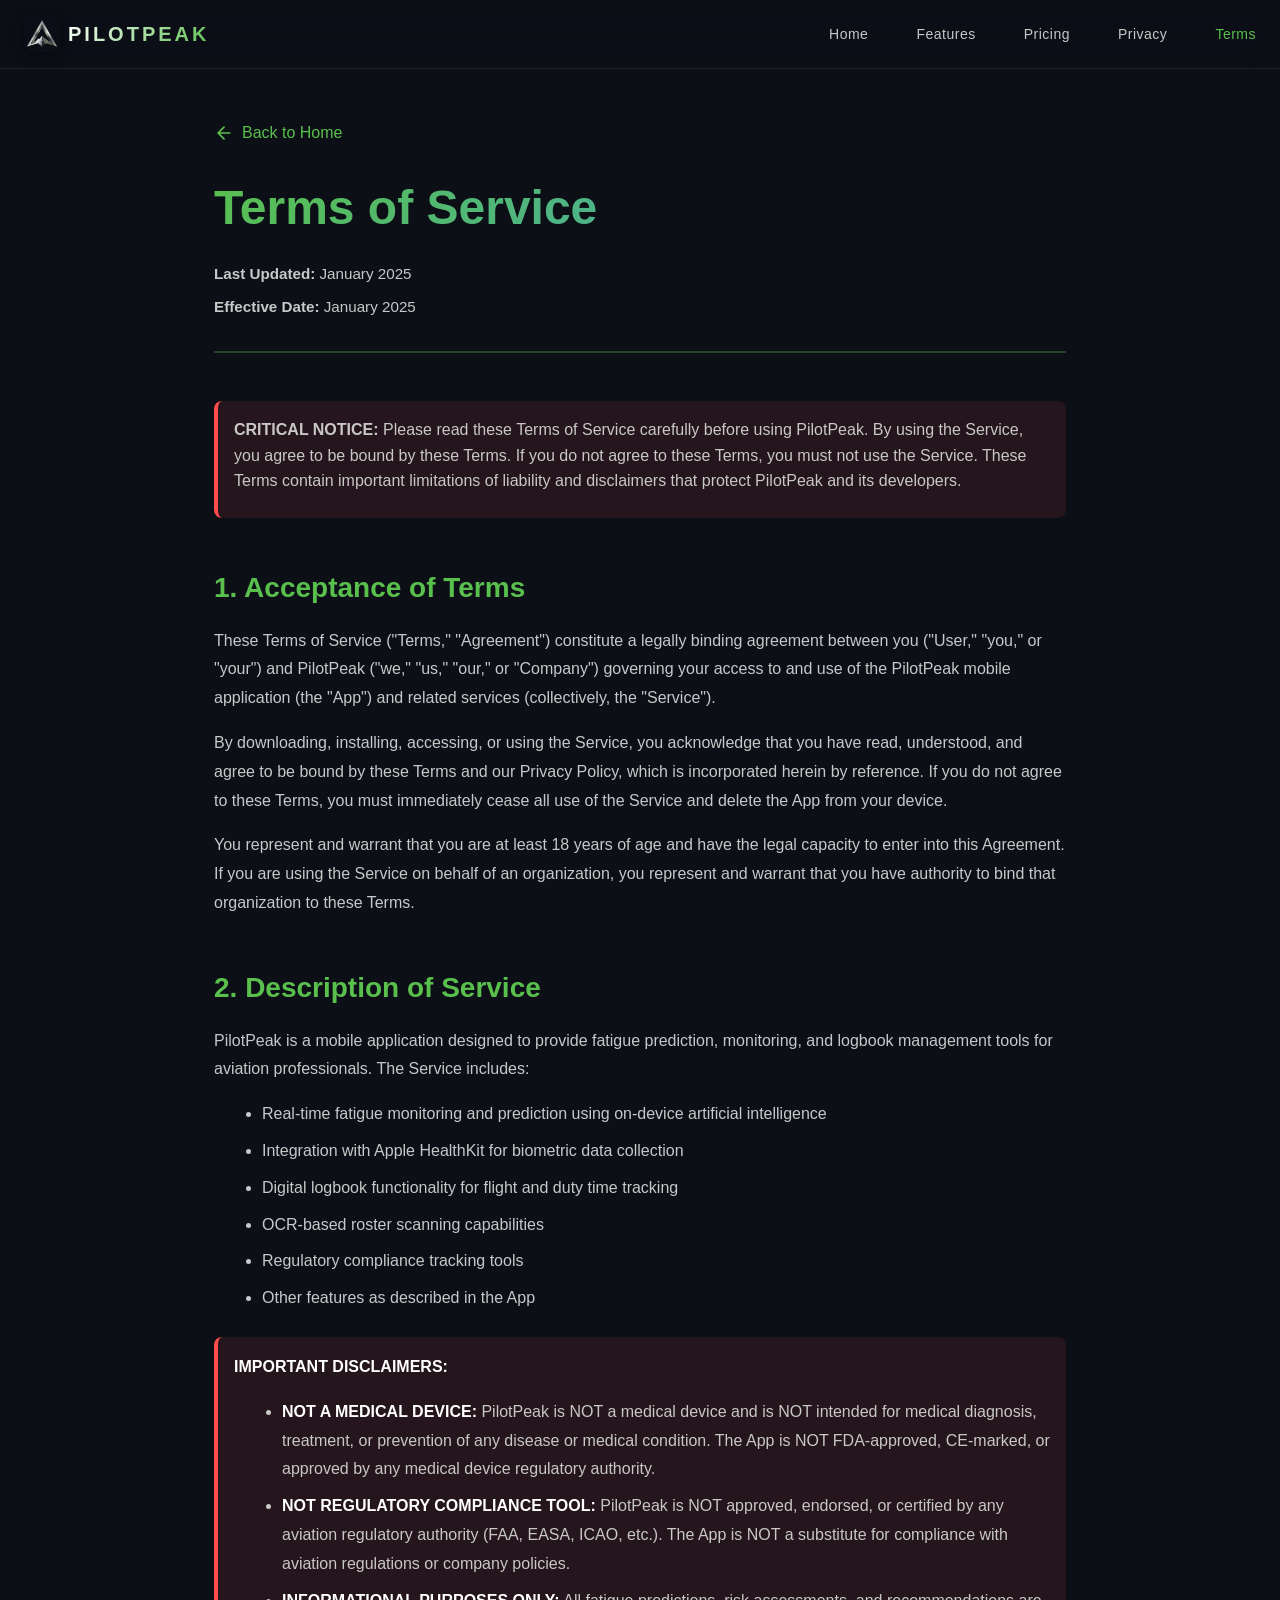
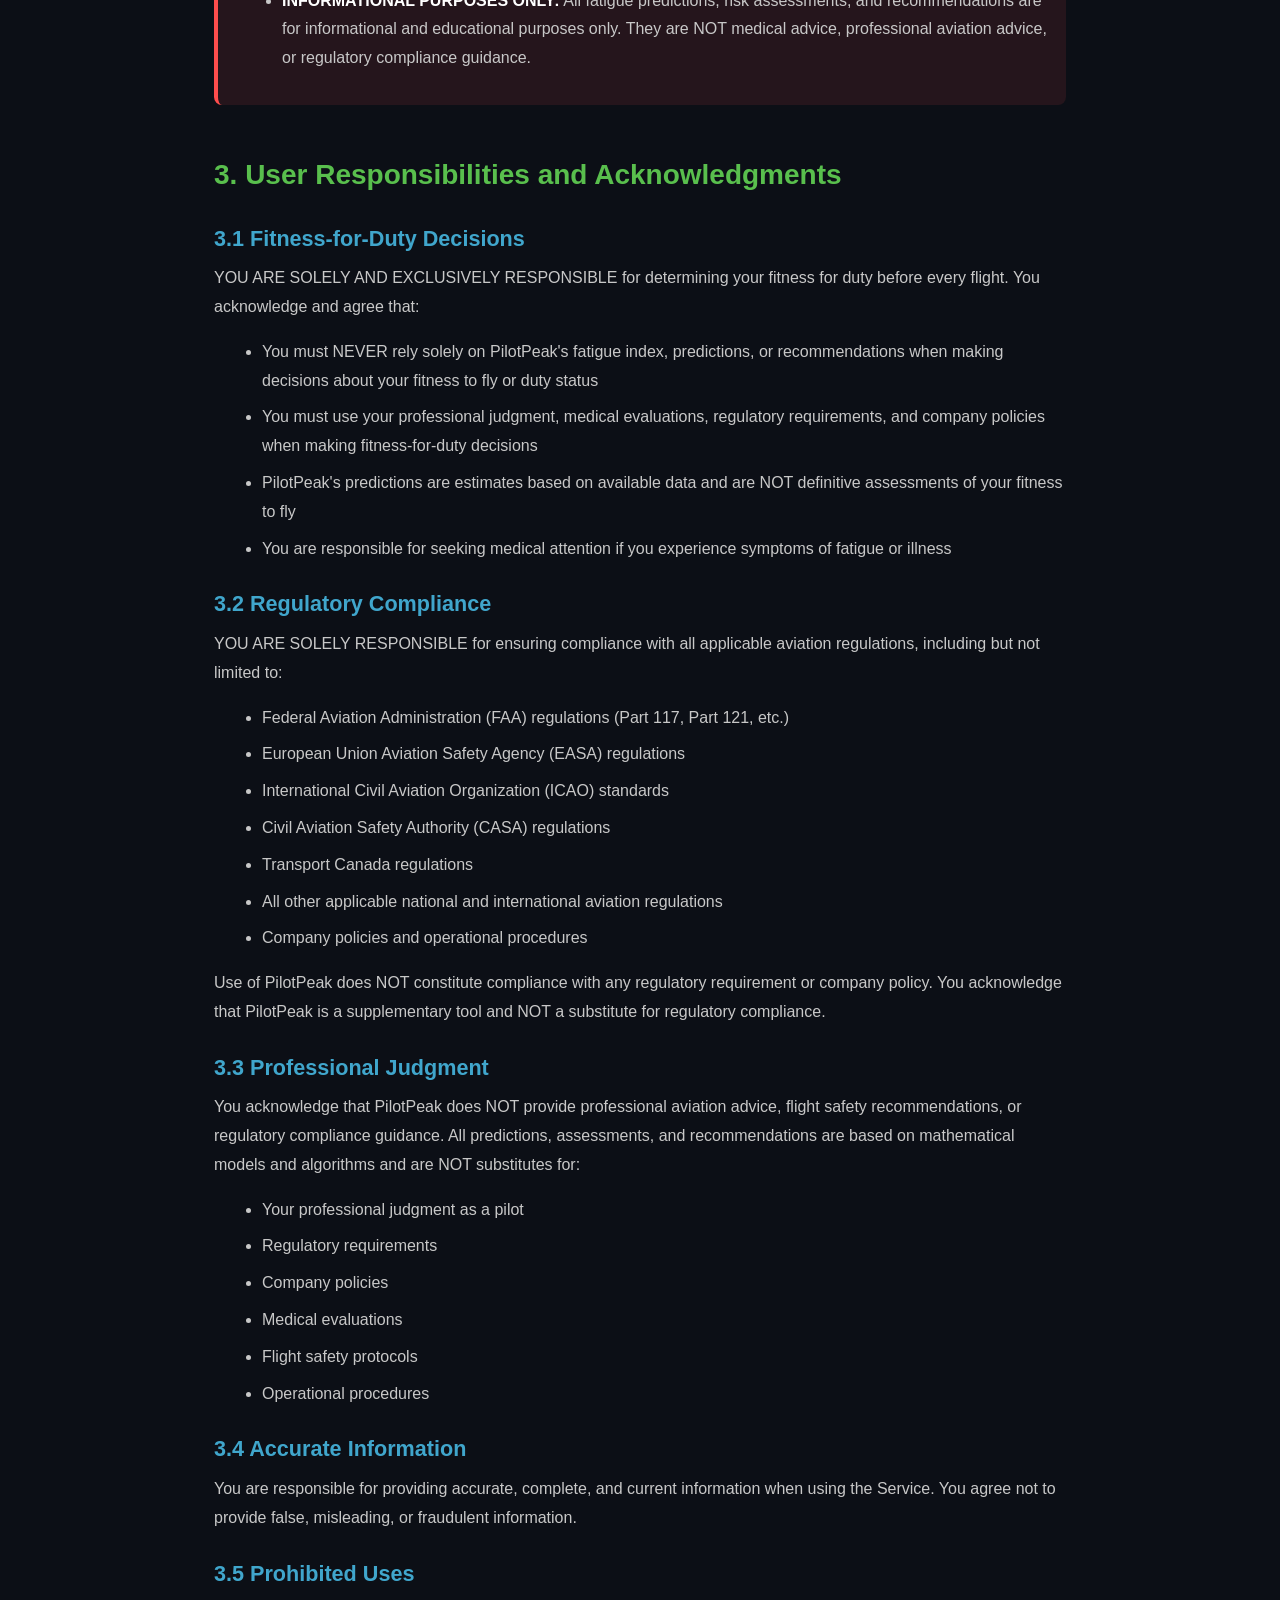
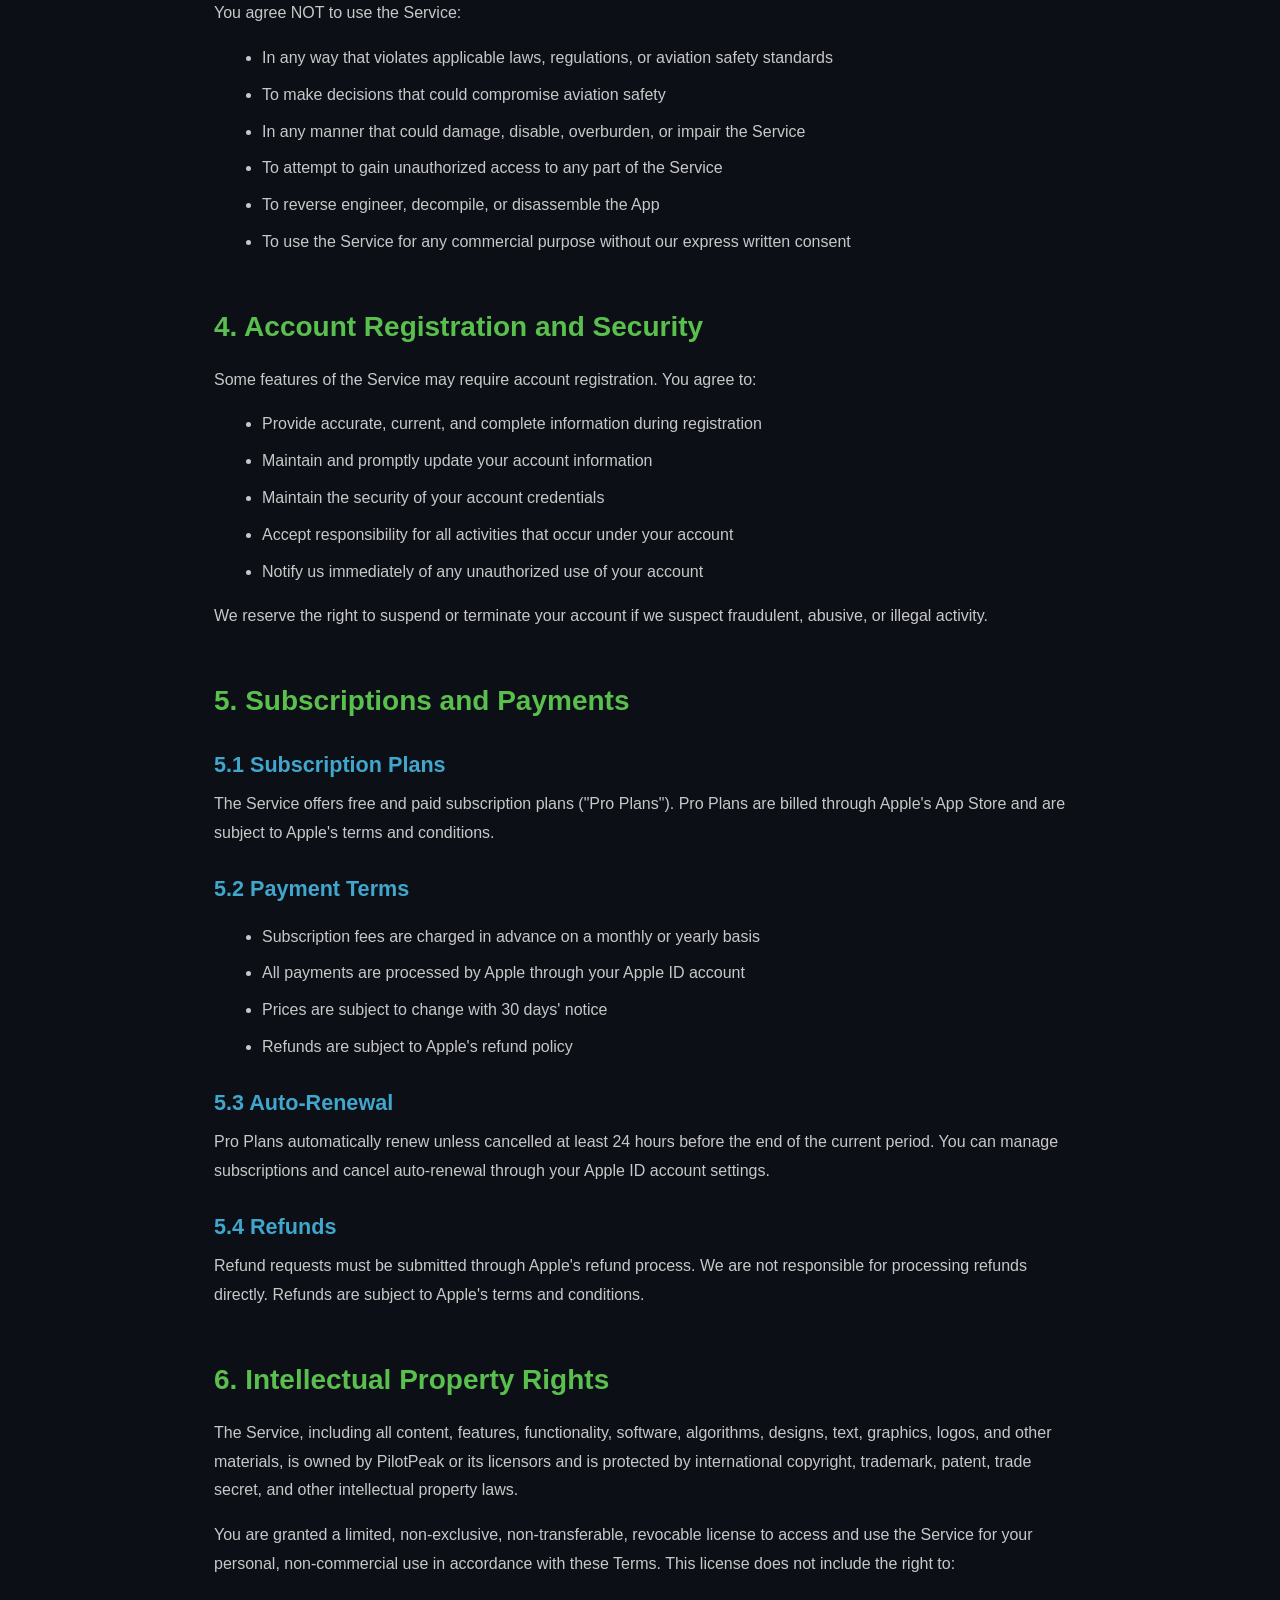
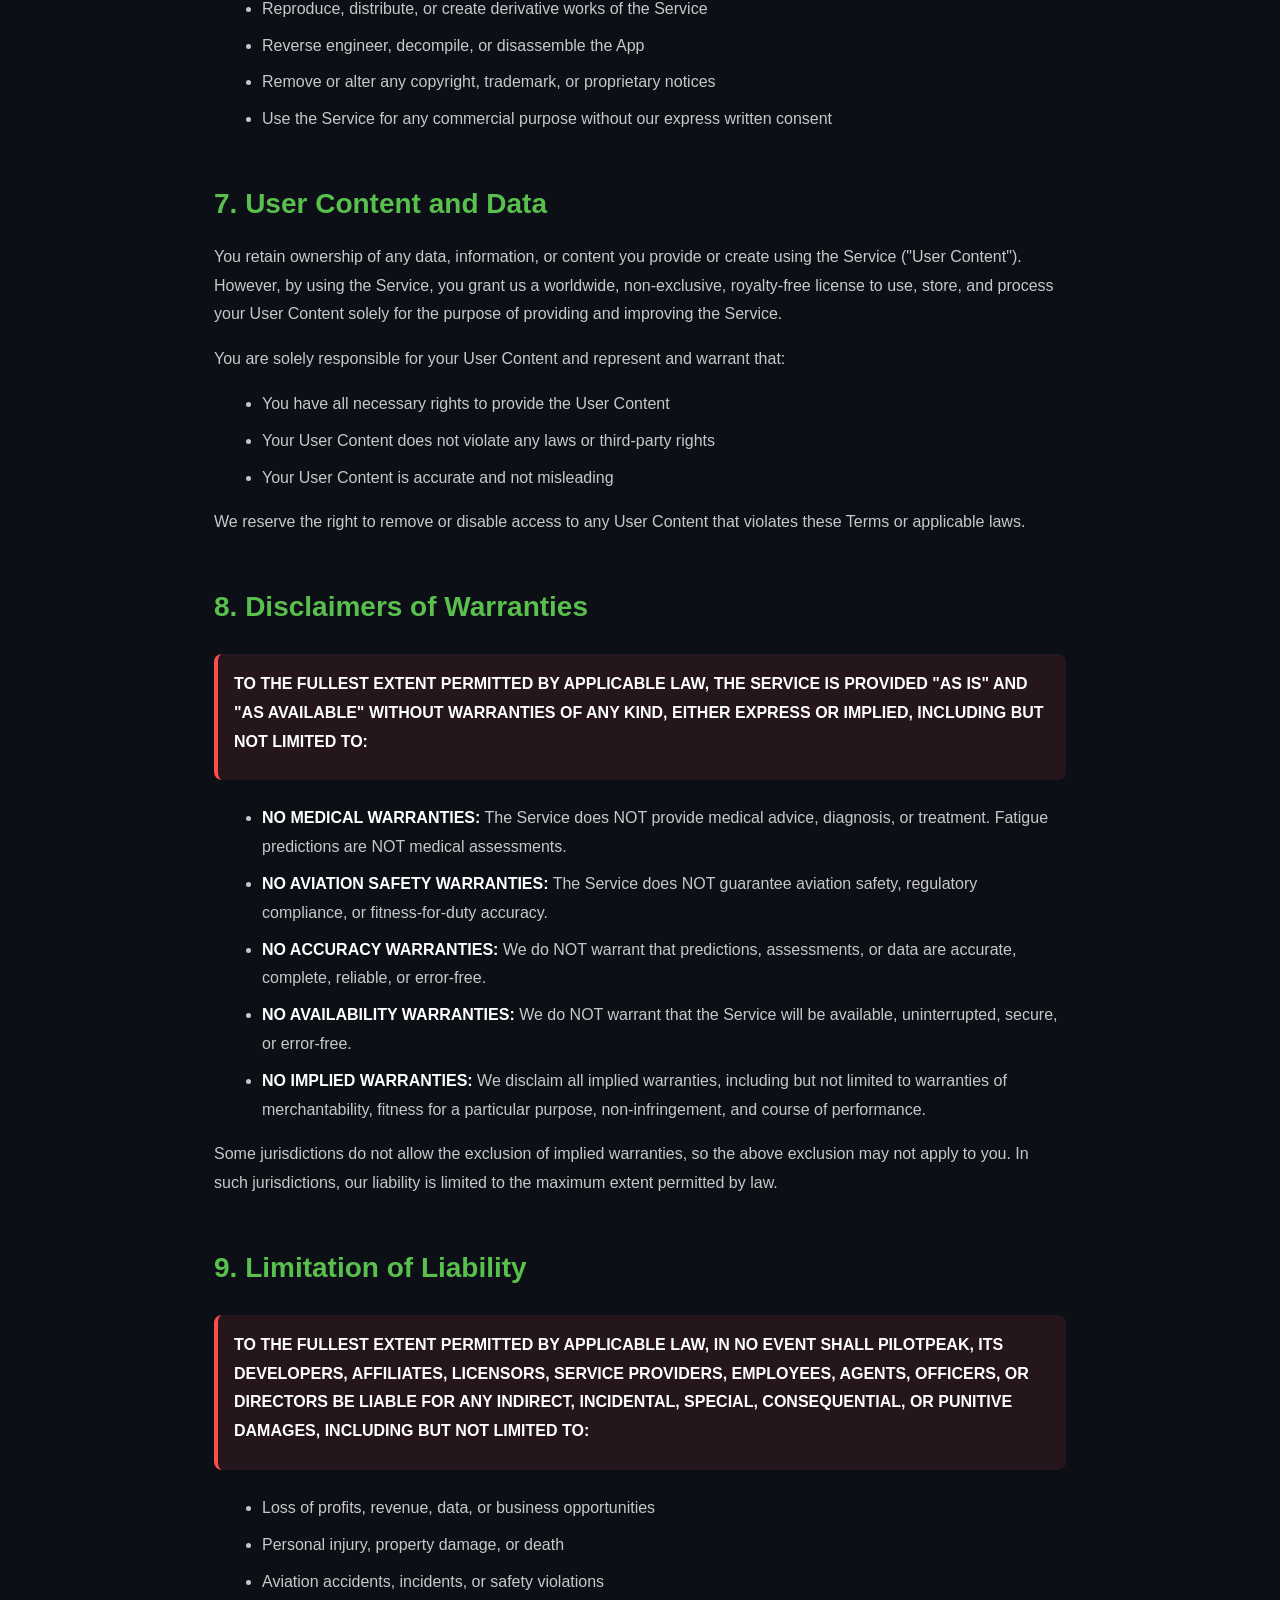
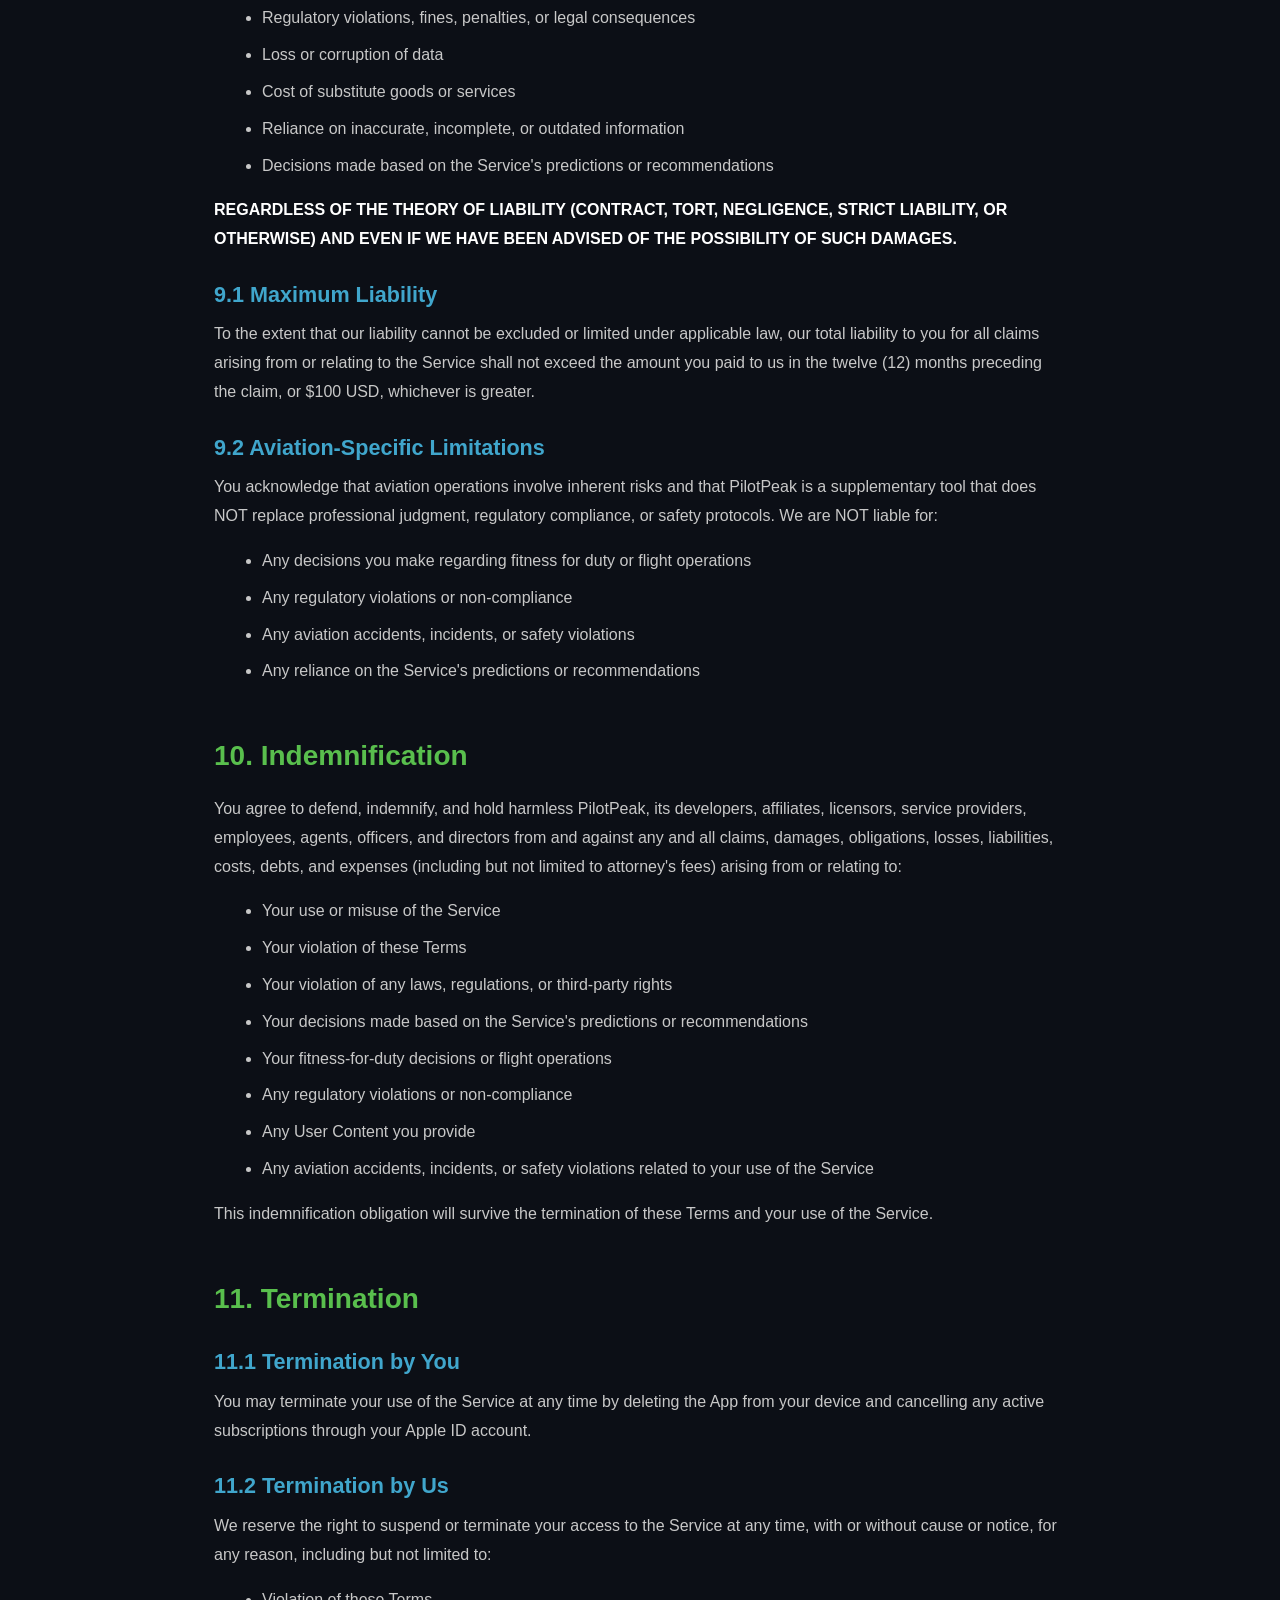
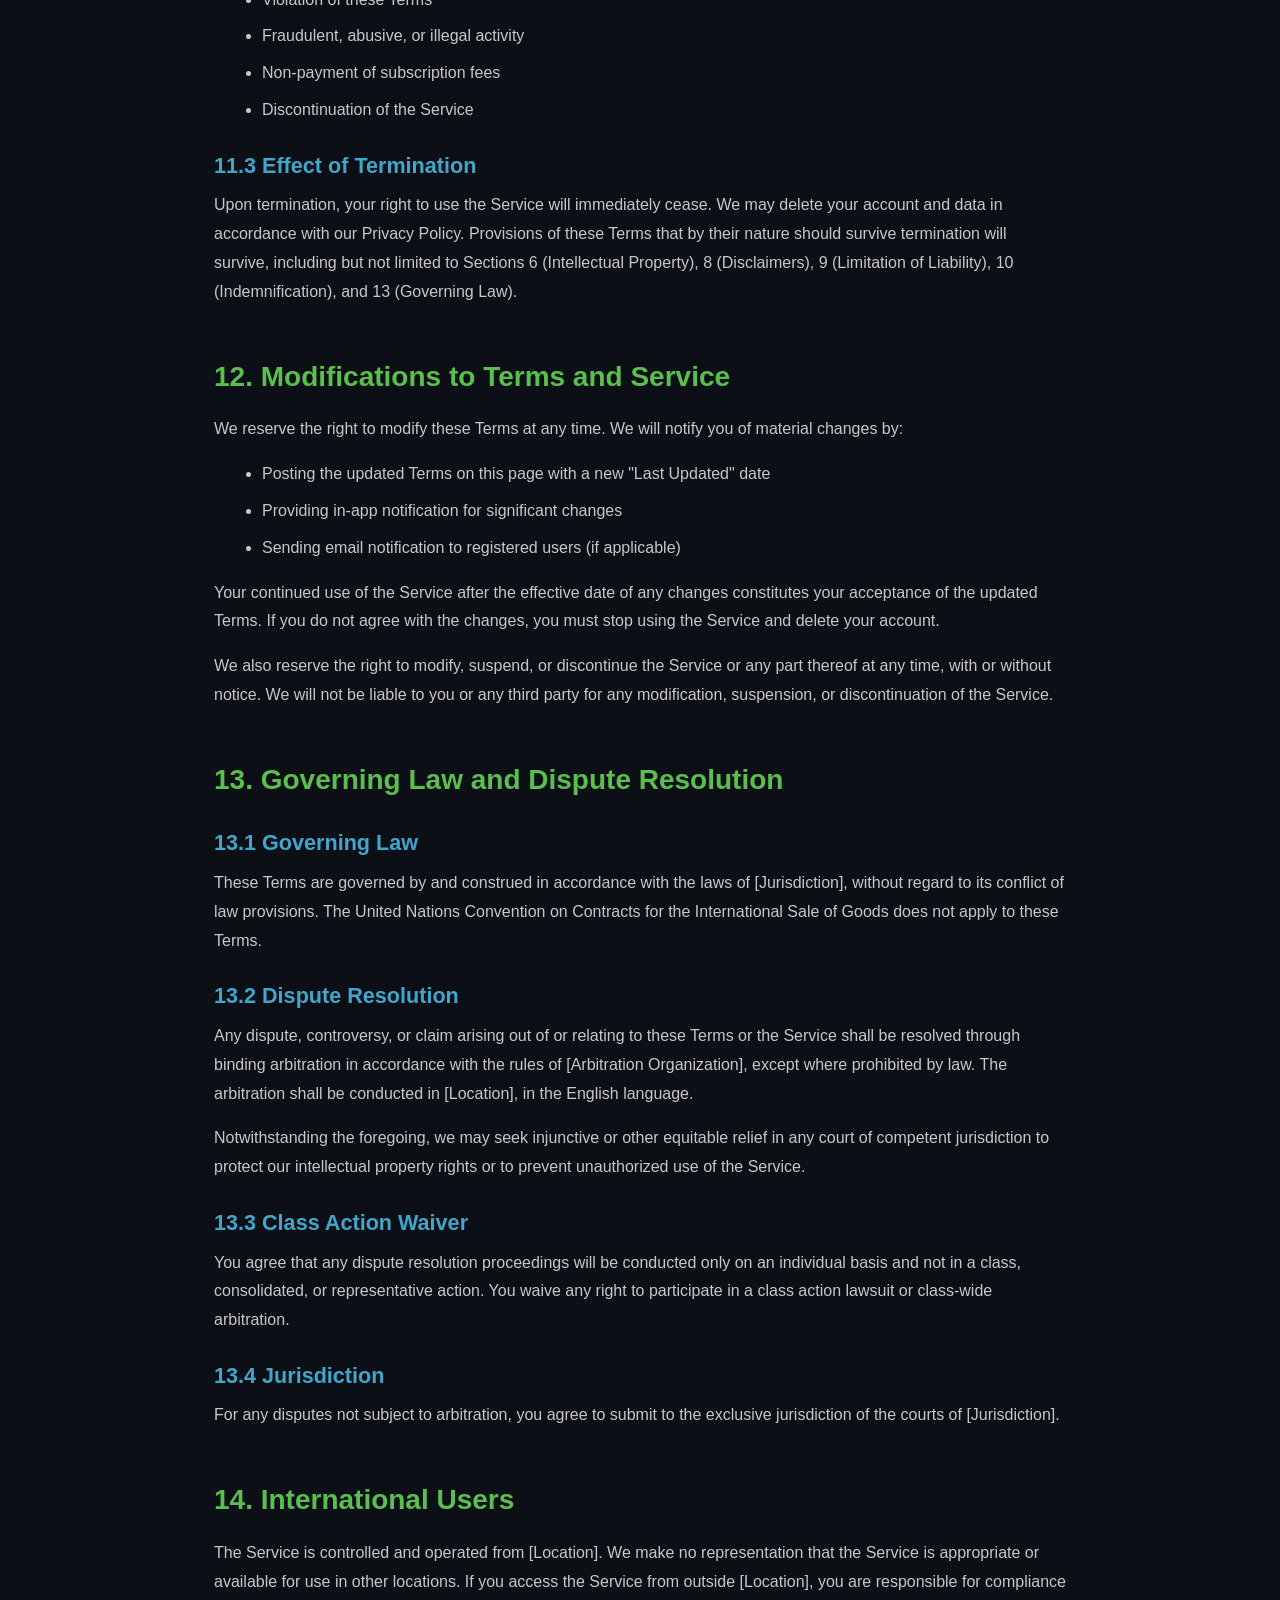
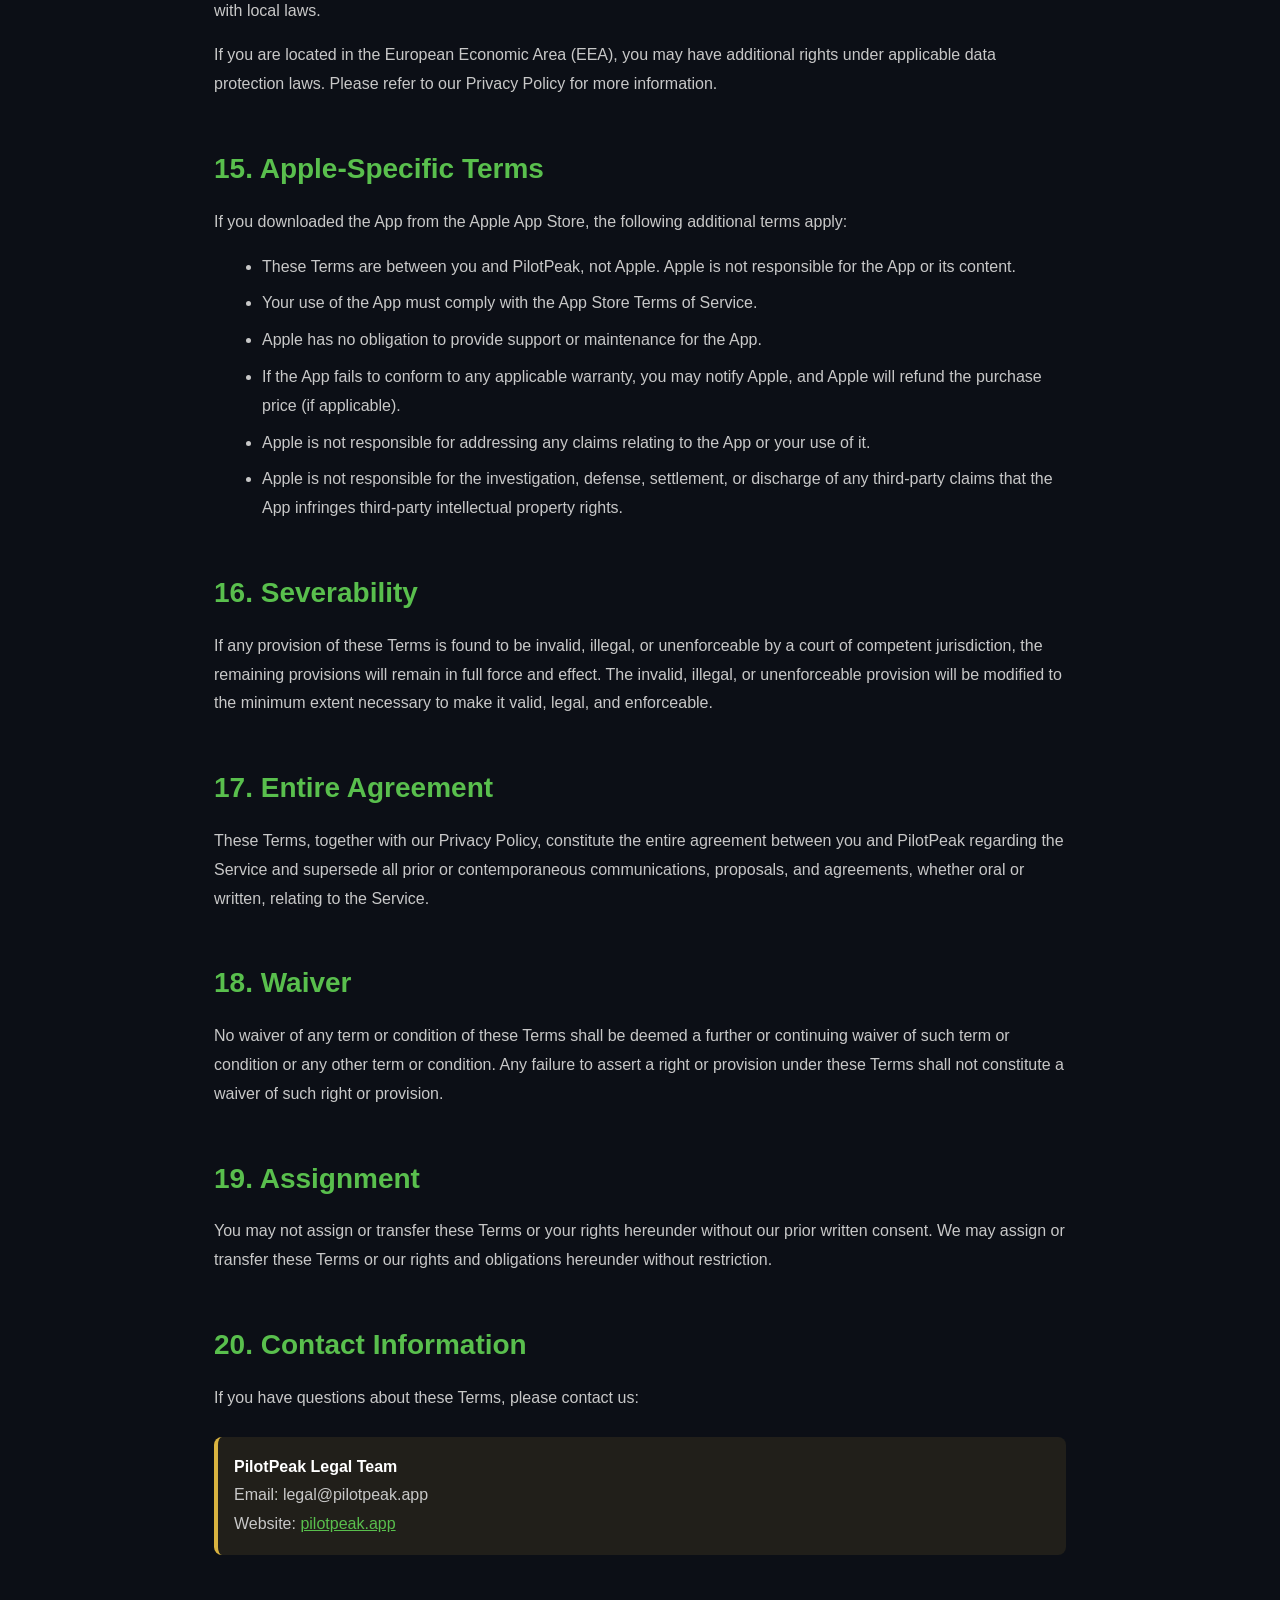
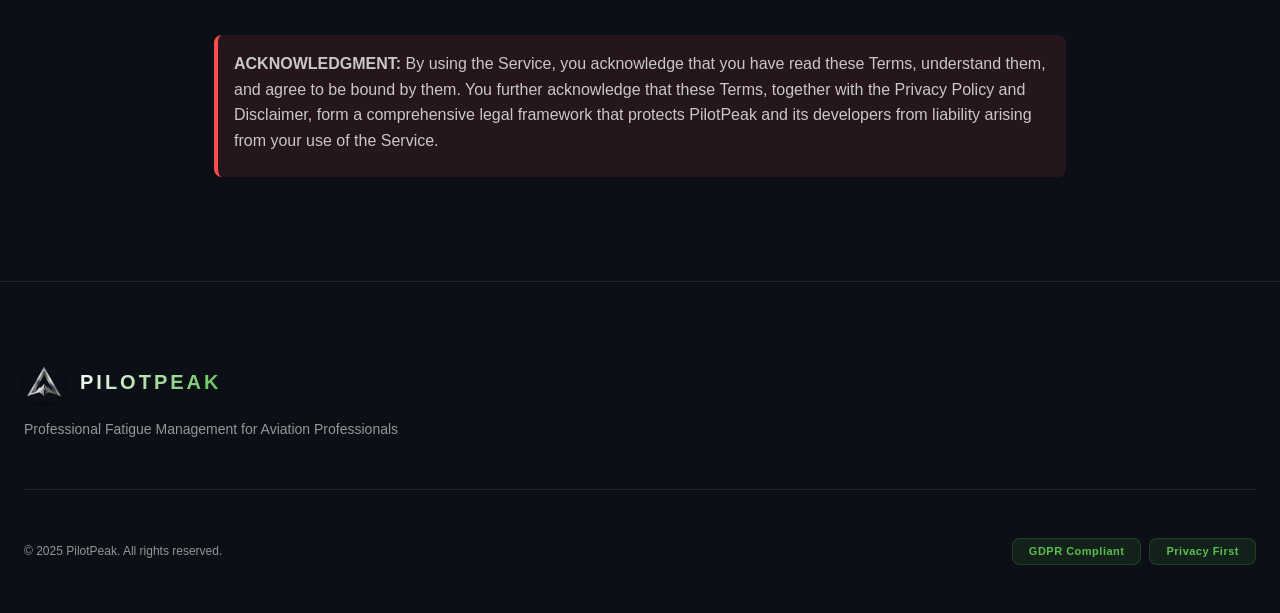
<file: terms.html>
<!DOCTYPE html>
<html lang="en">
<head>
    <meta charset="UTF-8">
    <meta name="viewport" content="width=device-width, initial-scale=1.0">
    <meta name="description" content="PilotPeak Terms of Service describing user rights, obligations, subscriptions, and legal disclaimers.">
    <meta name="robots" content="index, follow, max-image-preview:large">
    <meta name="theme-color" content="#0c0f16">
    <title>Terms of Service - PilotPeak</title>
    <link rel="canonical" href="https://pilotpeak.app/terms.html">
    <link rel="icon" type="image/png" href="images/unicorn-iron.png">
    <link rel="apple-touch-icon" href="images/unicorn-iron.png">
    <meta property="og:type" content="article">
    <meta property="og:site_name" content="PilotPeak">
    <meta property="og:locale" content="en_US">
    <meta property="og:title" content="Terms of Service - PilotPeak">
    <meta property="og:description" content="PilotPeak legal terms for use, subscriptions, and service limitations.">
    <meta property="og:url" content="https://pilotpeak.app/terms.html">
    <meta property="og:image" content="https://pilotpeak.app/images/unicorn-iron.png">
    <meta property="og:image:alt" content="PilotPeak logo">
    <meta name="twitter:card" content="summary_large_image">
    <meta name="twitter:title" content="Terms of Service - PilotPeak">
    <meta name="twitter:description" content="PilotPeak legal terms for use, subscriptions, and service limitations.">
    <meta name="twitter:image" content="https://pilotpeak.app/images/unicorn-iron.png">
    <link rel="stylesheet" href="styles.css">
    <link rel="preconnect" href="https://fonts.googleapis.com">
    <link rel="preconnect" href="https://fonts.gstatic.com" crossorigin>
    <script type="application/ld+json">
        {
            "@context": "https://schema.org",
            "@type": "WebPage",
            "name": "Terms of Service - PilotPeak",
            "url": "https://pilotpeak.app/terms.html",
            "isPartOf": {
                "@type": "WebSite",
                "name": "PilotPeak",
                "url": "https://pilotpeak.app/"
            }
        }
    </script>
    <style>
        .legal-page {
            padding: 120px 0 80px;
            min-height: 100vh;
            background: rgb(12, 15, 22);
        }
        .legal-container {
            max-width: 900px;
            margin: 0 auto;
            padding: 0 24px;
        }
        .legal-header {
            margin-bottom: 48px;
            padding-bottom: 24px;
            border-bottom: 2px solid rgba(89, 191, 77, 0.3);
        }
        .legal-title {
            font-size: 3rem;
            font-weight: 700;
            margin-bottom: 16px;
            background: linear-gradient(135deg, rgb(89, 191, 77) 0%, rgb(64, 166, 204) 100%);
            -webkit-background-clip: text;
            -webkit-text-fill-color: transparent;
            background-clip: text;
            color: rgb(89, 191, 77);
        }
        .legal-meta {
            color: rgb(200, 200, 200);
            font-size: 0.95rem;
        }
        .legal-meta p {
            color: rgb(200, 200, 200);
            margin-bottom: 8px;
        }
        .legal-section {
            margin-bottom: 48px;
        }
        .legal-section h2 {
            font-size: 1.75rem;
            font-weight: 600;
            margin-bottom: 16px;
            margin-top: 32px;
            color: rgb(89, 191, 77);
        }
        .legal-section h3 {
            font-size: 1.35rem;
            font-weight: 600;
            margin-top: 24px;
            margin-bottom: 8px;
            color: rgb(64, 166, 204);
        }
        .legal-section p {
            margin-bottom: 16px;
            line-height: 1.8;
            color: rgb(200, 200, 200);
            font-size: 1rem;
        }
        .legal-section ul, .legal-section ol {
            margin: 16px 0;
            padding-left: 48px;
            color: rgb(200, 200, 200);
        }
        .legal-section li {
            margin-bottom: 8px;
            line-height: 1.8;
            color: rgb(200, 200, 200);
        }
        .legal-section strong {
            color: rgb(255, 255, 255);
            font-weight: 600;
        }
        .legal-section a {
            color: rgb(89, 191, 77);
            text-decoration: underline;
        }
        .legal-highlight {
            background: rgba(217, 179, 64, 0.1);
            border-left: 4px solid rgb(217, 179, 64);
            padding: 16px;
            margin: 24px 0;
            border-radius: 8px;
        }
        .legal-highlight p {
            color: rgb(200, 200, 200);
            margin-bottom: 0;
        }
        .legal-warning {
            background: rgba(255, 77, 77, 0.1);
            border-left: 4px solid rgb(255, 77, 77);
            padding: 16px;
            margin: 24px 0;
            border-radius: 8px;
        }
        .legal-warning p {
            color: rgb(200, 200, 200);
            margin-bottom: 8px;
        }
        .legal-warning ul {
            color: rgb(200, 200, 200);
        }
        .back-link {
            display: inline-flex;
            align-items: center;
            gap: 8px;
            color: rgb(89, 191, 77);
            text-decoration: none;
            margin-bottom: 24px;
            transition: all 0.3s ease;
            font-size: 1rem;
        }
        .back-link:hover {
            color: rgb(64, 166, 204);
            transform: translateX(-4px);
        }
        /* Override script.js animations for legal pages */
        body {
            opacity: 1 !important;
        }
        section {
            opacity: 1 !important;
            transform: none !important;
        }
        .legal-section {
            opacity: 1 !important;
            transform: none !important;
        }
    </style>
</head>
<body>
    <!-- Navigation -->
    <nav class="navbar">
        <div class="container">
            <div class="nav-content">
                <div class="logo">
                    <a href="index.html" style="display: flex; align-items: center; gap: var(--spacing-s); text-decoration: none; color: inherit;">
                        <img src="images/unicorn-iron.png" alt="" class="logo-img" width="36" height="36" decoding="async">
                        <span class="logo-text">PILOTPEAK</span>
                    </a>
                </div>
                <button class="mobile-menu-toggle" aria-label="Toggle menu">
                    <span></span>
                    <span></span>
                    <span></span>
                </button>
                <div class="nav-links">
                    <a href="index.html">Home</a>
                    <a href="index.html#features">Features</a>
                    <a href="index.html#pricing">Pricing</a>
                    <a href="privacy.html">Privacy</a>
                    <a href="terms.html" style="color: var(--accent-primary);">Terms</a>
                </div>
            </div>
        </div>
    </nav>

    <!-- Terms of Service Content -->
    <section class="legal-page">
        <div class="legal-container">
            <a href="index.html" class="back-link">
                <svg width="20" height="20" viewBox="0 0 24 24" fill="none">
                    <path d="M19 12H5M12 19l-7-7 7-7" stroke="currentColor" stroke-width="2" stroke-linecap="round"/>
                </svg>
                Back to Home
            </a>

            <div class="legal-header">
                <h1 class="legal-title">Terms of Service</h1>
                <div class="legal-meta">
                    <p><strong>Last Updated:</strong> January 2025</p>
                    <p><strong>Effective Date:</strong> January 2025</p>
                </div>
            </div>

            <div class="legal-warning" style="margin-bottom: var(--spacing-xl);">
                <p><strong>CRITICAL NOTICE:</strong> Please read these Terms of Service carefully before using PilotPeak. By using the Service, you agree to be bound by these Terms. If you do not agree to these Terms, you must not use the Service. These Terms contain important limitations of liability and disclaimers that protect PilotPeak and its developers.</p>
            </div>

            <div class="legal-section">
                <h2>1. Acceptance of Terms</h2>
                <p>These Terms of Service ("Terms," "Agreement") constitute a legally binding agreement between you ("User," "you," or "your") and PilotPeak ("we," "us," "our," or "Company") governing your access to and use of the PilotPeak mobile application (the "App") and related services (collectively, the "Service").</p>
                <p>By downloading, installing, accessing, or using the Service, you acknowledge that you have read, understood, and agree to be bound by these Terms and our Privacy Policy, which is incorporated herein by reference. If you do not agree to these Terms, you must immediately cease all use of the Service and delete the App from your device.</p>
                <p>You represent and warrant that you are at least 18 years of age and have the legal capacity to enter into this Agreement. If you are using the Service on behalf of an organization, you represent and warrant that you have authority to bind that organization to these Terms.</p>
            </div>

            <div class="legal-section">
                <h2>2. Description of Service</h2>
                <p>PilotPeak is a mobile application designed to provide fatigue prediction, monitoring, and logbook management tools for aviation professionals. The Service includes:</p>
                <ul>
                    <li>Real-time fatigue monitoring and prediction using on-device artificial intelligence</li>
                    <li>Integration with Apple HealthKit for biometric data collection</li>
                    <li>Digital logbook functionality for flight and duty time tracking</li>
                    <li>OCR-based roster scanning capabilities</li>
                    <li>Regulatory compliance tracking tools</li>
                    <li>Other features as described in the App</li>
                </ul>
                
                <div class="legal-warning">
                    <p><strong>IMPORTANT DISCLAIMERS:</strong></p>
                    <ul>
                        <li><strong>NOT A MEDICAL DEVICE:</strong> PilotPeak is NOT a medical device and is NOT intended for medical diagnosis, treatment, or prevention of any disease or medical condition. The App is NOT FDA-approved, CE-marked, or approved by any medical device regulatory authority.</li>
                        <li><strong>NOT REGULATORY COMPLIANCE TOOL:</strong> PilotPeak is NOT approved, endorsed, or certified by any aviation regulatory authority (FAA, EASA, ICAO, etc.). The App is NOT a substitute for compliance with aviation regulations or company policies.</li>
                        <li><strong>INFORMATIONAL PURPOSES ONLY:</strong> All fatigue predictions, risk assessments, and recommendations are for informational and educational purposes only. They are NOT medical advice, professional aviation advice, or regulatory compliance guidance.</li>
                    </ul>
                </div>
            </div>

            <div class="legal-section">
                <h2>3. User Responsibilities and Acknowledgments</h2>
                
                <h3>3.1 Fitness-for-Duty Decisions</h3>
                <p>YOU ARE SOLELY AND EXCLUSIVELY RESPONSIBLE for determining your fitness for duty before every flight. You acknowledge and agree that:</p>
                <ul>
                    <li>You must NEVER rely solely on PilotPeak's fatigue index, predictions, or recommendations when making decisions about your fitness to fly or duty status</li>
                    <li>You must use your professional judgment, medical evaluations, regulatory requirements, and company policies when making fitness-for-duty decisions</li>
                    <li>PilotPeak's predictions are estimates based on available data and are NOT definitive assessments of your fitness to fly</li>
                    <li>You are responsible for seeking medical attention if you experience symptoms of fatigue or illness</li>
                </ul>

                <h3>3.2 Regulatory Compliance</h3>
                <p>YOU ARE SOLELY RESPONSIBLE for ensuring compliance with all applicable aviation regulations, including but not limited to:</p>
                <ul>
                    <li>Federal Aviation Administration (FAA) regulations (Part 117, Part 121, etc.)</li>
                    <li>European Union Aviation Safety Agency (EASA) regulations</li>
                    <li>International Civil Aviation Organization (ICAO) standards</li>
                    <li>Civil Aviation Safety Authority (CASA) regulations</li>
                    <li>Transport Canada regulations</li>
                    <li>All other applicable national and international aviation regulations</li>
                    <li>Company policies and operational procedures</li>
                </ul>
                <p>Use of PilotPeak does NOT constitute compliance with any regulatory requirement or company policy. You acknowledge that PilotPeak is a supplementary tool and NOT a substitute for regulatory compliance.</p>

                <h3>3.3 Professional Judgment</h3>
                <p>You acknowledge that PilotPeak does NOT provide professional aviation advice, flight safety recommendations, or regulatory compliance guidance. All predictions, assessments, and recommendations are based on mathematical models and algorithms and are NOT substitutes for:</p>
                <ul>
                    <li>Your professional judgment as a pilot</li>
                    <li>Regulatory requirements</li>
                    <li>Company policies</li>
                    <li>Medical evaluations</li>
                    <li>Flight safety protocols</li>
                    <li>Operational procedures</li>
                </ul>

                <h3>3.4 Accurate Information</h3>
                <p>You are responsible for providing accurate, complete, and current information when using the Service. You agree not to provide false, misleading, or fraudulent information.</p>

                <h3>3.5 Prohibited Uses</h3>
                <p>You agree NOT to use the Service:</p>
                <ul>
                    <li>In any way that violates applicable laws, regulations, or aviation safety standards</li>
                    <li>To make decisions that could compromise aviation safety</li>
                    <li>In any manner that could damage, disable, overburden, or impair the Service</li>
                    <li>To attempt to gain unauthorized access to any part of the Service</li>
                    <li>To reverse engineer, decompile, or disassemble the App</li>
                    <li>To use the Service for any commercial purpose without our express written consent</li>
                </ul>
            </div>

            <div class="legal-section">
                <h2>4. Account Registration and Security</h2>
                <p>Some features of the Service may require account registration. You agree to:</p>
                <ul>
                    <li>Provide accurate, current, and complete information during registration</li>
                    <li>Maintain and promptly update your account information</li>
                    <li>Maintain the security of your account credentials</li>
                    <li>Accept responsibility for all activities that occur under your account</li>
                    <li>Notify us immediately of any unauthorized use of your account</li>
                </ul>
                <p>We reserve the right to suspend or terminate your account if we suspect fraudulent, abusive, or illegal activity.</p>
            </div>

            <div class="legal-section">
                <h2>5. Subscriptions and Payments</h2>
                
                <h3>5.1 Subscription Plans</h3>
                <p>The Service offers free and paid subscription plans ("Pro Plans"). Pro Plans are billed through Apple's App Store and are subject to Apple's terms and conditions.</p>

                <h3>5.2 Payment Terms</h3>
                <ul>
                    <li>Subscription fees are charged in advance on a monthly or yearly basis</li>
                    <li>All payments are processed by Apple through your Apple ID account</li>
                    <li>Prices are subject to change with 30 days' notice</li>
                    <li>Refunds are subject to Apple's refund policy</li>
                </ul>

                <h3>5.3 Auto-Renewal</h3>
                <p>Pro Plans automatically renew unless cancelled at least 24 hours before the end of the current period. You can manage subscriptions and cancel auto-renewal through your Apple ID account settings.</p>

                <h3>5.4 Refunds</h3>
                <p>Refund requests must be submitted through Apple's refund process. We are not responsible for processing refunds directly. Refunds are subject to Apple's terms and conditions.</p>
            </div>

            <div class="legal-section">
                <h2>6. Intellectual Property Rights</h2>
                <p>The Service, including all content, features, functionality, software, algorithms, designs, text, graphics, logos, and other materials, is owned by PilotPeak or its licensors and is protected by international copyright, trademark, patent, trade secret, and other intellectual property laws.</p>
                <p>You are granted a limited, non-exclusive, non-transferable, revocable license to access and use the Service for your personal, non-commercial use in accordance with these Terms. This license does not include the right to:</p>
                <ul>
                    <li>Reproduce, distribute, or create derivative works of the Service</li>
                    <li>Reverse engineer, decompile, or disassemble the App</li>
                    <li>Remove or alter any copyright, trademark, or proprietary notices</li>
                    <li>Use the Service for any commercial purpose without our express written consent</li>
                </ul>
            </div>

            <div class="legal-section">
                <h2>7. User Content and Data</h2>
                <p>You retain ownership of any data, information, or content you provide or create using the Service ("User Content"). However, by using the Service, you grant us a worldwide, non-exclusive, royalty-free license to use, store, and process your User Content solely for the purpose of providing and improving the Service.</p>
                <p>You are solely responsible for your User Content and represent and warrant that:</p>
                <ul>
                    <li>You have all necessary rights to provide the User Content</li>
                    <li>Your User Content does not violate any laws or third-party rights</li>
                    <li>Your User Content is accurate and not misleading</li>
                </ul>
                <p>We reserve the right to remove or disable access to any User Content that violates these Terms or applicable laws.</p>
            </div>

            <div class="legal-section">
                <h2>8. Disclaimers of Warranties</h2>
                <div class="legal-warning">
                    <p><strong>TO THE FULLEST EXTENT PERMITTED BY APPLICABLE LAW, THE SERVICE IS PROVIDED "AS IS" AND "AS AVAILABLE" WITHOUT WARRANTIES OF ANY KIND, EITHER EXPRESS OR IMPLIED, INCLUDING BUT NOT LIMITED TO:</strong></p>
                </div>
                <ul>
                    <li><strong>NO MEDICAL WARRANTIES:</strong> The Service does NOT provide medical advice, diagnosis, or treatment. Fatigue predictions are NOT medical assessments.</li>
                    <li><strong>NO AVIATION SAFETY WARRANTIES:</strong> The Service does NOT guarantee aviation safety, regulatory compliance, or fitness-for-duty accuracy.</li>
                    <li><strong>NO ACCURACY WARRANTIES:</strong> We do NOT warrant that predictions, assessments, or data are accurate, complete, reliable, or error-free.</li>
                    <li><strong>NO AVAILABILITY WARRANTIES:</strong> We do NOT warrant that the Service will be available, uninterrupted, secure, or error-free.</li>
                    <li><strong>NO IMPLIED WARRANTIES:</strong> We disclaim all implied warranties, including but not limited to warranties of merchantability, fitness for a particular purpose, non-infringement, and course of performance.</li>
                </ul>
                <p>Some jurisdictions do not allow the exclusion of implied warranties, so the above exclusion may not apply to you. In such jurisdictions, our liability is limited to the maximum extent permitted by law.</p>
            </div>

            <div class="legal-section">
                <h2>9. Limitation of Liability</h2>
                <div class="legal-warning">
                    <p><strong>TO THE FULLEST EXTENT PERMITTED BY APPLICABLE LAW, IN NO EVENT SHALL PILOTPEAK, ITS DEVELOPERS, AFFILIATES, LICENSORS, SERVICE PROVIDERS, EMPLOYEES, AGENTS, OFFICERS, OR DIRECTORS BE LIABLE FOR ANY INDIRECT, INCIDENTAL, SPECIAL, CONSEQUENTIAL, OR PUNITIVE DAMAGES, INCLUDING BUT NOT LIMITED TO:</strong></p>
                </div>
                <ul>
                    <li>Loss of profits, revenue, data, or business opportunities</li>
                    <li>Personal injury, property damage, or death</li>
                    <li>Aviation accidents, incidents, or safety violations</li>
                    <li>Regulatory violations, fines, penalties, or legal consequences</li>
                    <li>Loss or corruption of data</li>
                    <li>Cost of substitute goods or services</li>
                    <li>Reliance on inaccurate, incomplete, or outdated information</li>
                    <li>Decisions made based on the Service's predictions or recommendations</li>
                </ul>
                <p><strong>REGARDLESS OF THE THEORY OF LIABILITY (CONTRACT, TORT, NEGLIGENCE, STRICT LIABILITY, OR OTHERWISE) AND EVEN IF WE HAVE BEEN ADVISED OF THE POSSIBILITY OF SUCH DAMAGES.</strong></p>
                
                <h3>9.1 Maximum Liability</h3>
                <p>To the extent that our liability cannot be excluded or limited under applicable law, our total liability to you for all claims arising from or relating to the Service shall not exceed the amount you paid to us in the twelve (12) months preceding the claim, or $100 USD, whichever is greater.</p>

                <h3>9.2 Aviation-Specific Limitations</h3>
                <p>You acknowledge that aviation operations involve inherent risks and that PilotPeak is a supplementary tool that does NOT replace professional judgment, regulatory compliance, or safety protocols. We are NOT liable for:</p>
                <ul>
                    <li>Any decisions you make regarding fitness for duty or flight operations</li>
                    <li>Any regulatory violations or non-compliance</li>
                    <li>Any aviation accidents, incidents, or safety violations</li>
                    <li>Any reliance on the Service's predictions or recommendations</li>
                </ul>
            </div>

            <div class="legal-section">
                <h2>10. Indemnification</h2>
                <p>You agree to defend, indemnify, and hold harmless PilotPeak, its developers, affiliates, licensors, service providers, employees, agents, officers, and directors from and against any and all claims, damages, obligations, losses, liabilities, costs, debts, and expenses (including but not limited to attorney's fees) arising from or relating to:</p>
                <ul>
                    <li>Your use or misuse of the Service</li>
                    <li>Your violation of these Terms</li>
                    <li>Your violation of any laws, regulations, or third-party rights</li>
                    <li>Your decisions made based on the Service's predictions or recommendations</li>
                    <li>Your fitness-for-duty decisions or flight operations</li>
                    <li>Any regulatory violations or non-compliance</li>
                    <li>Any User Content you provide</li>
                    <li>Any aviation accidents, incidents, or safety violations related to your use of the Service</li>
                </ul>
                <p>This indemnification obligation will survive the termination of these Terms and your use of the Service.</p>
            </div>

            <div class="legal-section">
                <h2>11. Termination</h2>
                
                <h3>11.1 Termination by You</h3>
                <p>You may terminate your use of the Service at any time by deleting the App from your device and cancelling any active subscriptions through your Apple ID account.</p>

                <h3>11.2 Termination by Us</h3>
                <p>We reserve the right to suspend or terminate your access to the Service at any time, with or without cause or notice, for any reason, including but not limited to:</p>
                <ul>
                    <li>Violation of these Terms</li>
                    <li>Fraudulent, abusive, or illegal activity</li>
                    <li>Non-payment of subscription fees</li>
                    <li>Discontinuation of the Service</li>
                </ul>

                <h3>11.3 Effect of Termination</h3>
                <p>Upon termination, your right to use the Service will immediately cease. We may delete your account and data in accordance with our Privacy Policy. Provisions of these Terms that by their nature should survive termination will survive, including but not limited to Sections 6 (Intellectual Property), 8 (Disclaimers), 9 (Limitation of Liability), 10 (Indemnification), and 13 (Governing Law).</p>
            </div>

            <div class="legal-section">
                <h2>12. Modifications to Terms and Service</h2>
                <p>We reserve the right to modify these Terms at any time. We will notify you of material changes by:</p>
                <ul>
                    <li>Posting the updated Terms on this page with a new "Last Updated" date</li>
                    <li>Providing in-app notification for significant changes</li>
                    <li>Sending email notification to registered users (if applicable)</li>
                </ul>
                <p>Your continued use of the Service after the effective date of any changes constitutes your acceptance of the updated Terms. If you do not agree with the changes, you must stop using the Service and delete your account.</p>
                <p>We also reserve the right to modify, suspend, or discontinue the Service or any part thereof at any time, with or without notice. We will not be liable to you or any third party for any modification, suspension, or discontinuation of the Service.</p>
            </div>

            <div class="legal-section">
                <h2>13. Governing Law and Dispute Resolution</h2>
                
                <h3>13.1 Governing Law</h3>
                <p>These Terms are governed by and construed in accordance with the laws of [Jurisdiction], without regard to its conflict of law provisions. The United Nations Convention on Contracts for the International Sale of Goods does not apply to these Terms.</p>

                <h3>13.2 Dispute Resolution</h3>
                <p>Any dispute, controversy, or claim arising out of or relating to these Terms or the Service shall be resolved through binding arbitration in accordance with the rules of [Arbitration Organization], except where prohibited by law. The arbitration shall be conducted in [Location], in the English language.</p>
                <p>Notwithstanding the foregoing, we may seek injunctive or other equitable relief in any court of competent jurisdiction to protect our intellectual property rights or to prevent unauthorized use of the Service.</p>

                <h3>13.3 Class Action Waiver</h3>
                <p>You agree that any dispute resolution proceedings will be conducted only on an individual basis and not in a class, consolidated, or representative action. You waive any right to participate in a class action lawsuit or class-wide arbitration.</p>

                <h3>13.4 Jurisdiction</h3>
                <p>For any disputes not subject to arbitration, you agree to submit to the exclusive jurisdiction of the courts of [Jurisdiction].</p>
            </div>

            <div class="legal-section">
                <h2>14. International Users</h2>
                <p>The Service is controlled and operated from [Location]. We make no representation that the Service is appropriate or available for use in other locations. If you access the Service from outside [Location], you are responsible for compliance with local laws.</p>
                <p>If you are located in the European Economic Area (EEA), you may have additional rights under applicable data protection laws. Please refer to our Privacy Policy for more information.</p>
            </div>

            <div class="legal-section">
                <h2>15. Apple-Specific Terms</h2>
                <p>If you downloaded the App from the Apple App Store, the following additional terms apply:</p>
                <ul>
                    <li>These Terms are between you and PilotPeak, not Apple. Apple is not responsible for the App or its content.</li>
                    <li>Your use of the App must comply with the App Store Terms of Service.</li>
                    <li>Apple has no obligation to provide support or maintenance for the App.</li>
                    <li>If the App fails to conform to any applicable warranty, you may notify Apple, and Apple will refund the purchase price (if applicable).</li>
                    <li>Apple is not responsible for addressing any claims relating to the App or your use of it.</li>
                    <li>Apple is not responsible for the investigation, defense, settlement, or discharge of any third-party claims that the App infringes third-party intellectual property rights.</li>
                </ul>
            </div>

            <div class="legal-section">
                <h2>16. Severability</h2>
                <p>If any provision of these Terms is found to be invalid, illegal, or unenforceable by a court of competent jurisdiction, the remaining provisions will remain in full force and effect. The invalid, illegal, or unenforceable provision will be modified to the minimum extent necessary to make it valid, legal, and enforceable.</p>
            </div>

            <div class="legal-section">
                <h2>17. Entire Agreement</h2>
                <p>These Terms, together with our Privacy Policy, constitute the entire agreement between you and PilotPeak regarding the Service and supersede all prior or contemporaneous communications, proposals, and agreements, whether oral or written, relating to the Service.</p>
            </div>

            <div class="legal-section">
                <h2>18. Waiver</h2>
                <p>No waiver of any term or condition of these Terms shall be deemed a further or continuing waiver of such term or condition or any other term or condition. Any failure to assert a right or provision under these Terms shall not constitute a waiver of such right or provision.</p>
            </div>

            <div class="legal-section">
                <h2>19. Assignment</h2>
                <p>You may not assign or transfer these Terms or your rights hereunder without our prior written consent. We may assign or transfer these Terms or our rights and obligations hereunder without restriction.</p>
            </div>

            <div class="legal-section">
                <h2>20. Contact Information</h2>
                <p>If you have questions about these Terms, please contact us:</p>
                <div class="legal-highlight">
                    <p><strong>PilotPeak Legal Team</strong><br>
                    Email: legal@pilotpeak.app<br>
                    Website: <a href="index.html" style="color: var(--accent-primary);">pilotpeak.app</a></p>
                </div>
            </div>

            <div class="legal-warning" style="margin-top: var(--spacing-xxl);">
                <p><strong>ACKNOWLEDGMENT:</strong> By using the Service, you acknowledge that you have read these Terms, understand them, and agree to be bound by them. You further acknowledge that these Terms, together with the Privacy Policy and Disclaimer, form a comprehensive legal framework that protects PilotPeak and its developers from liability arising from your use of the Service.</p>
            </div>
        </div>
    </section>

    <!-- Footer -->
    <footer class="footer-premium">
        <div class="container">
            <div class="footer-content-premium">
                <div class="footer-main">
                    <div class="footer-brand">
                        <div class="footer-logo">
                            <img src="images/unicorn-iron.png" alt="" class="logo-img" width="40" height="40" decoding="async">
                            <div>
                                <div class="logo-text">PILOTPEAK</div>
                            </div>
                        </div>
                        <p class="footer-tagline">Professional Fatigue Management for Aviation Professionals</p>
                    </div>
                </div>
                <div class="footer-divider"></div>
                <div class="footer-bottom">
                    <p class="footer-copyright">© 2025 PilotPeak. All rights reserved.</p>
                    <div class="footer-badges">
                        <span class="footer-badge">GDPR Compliant</span>
                        <span class="footer-badge">Privacy First</span>
                    </div>
                </div>
            </div>
        </div>
    </footer>

    <script>
        // Prevent script.js from hiding content on legal pages
        document.addEventListener('DOMContentLoaded', () => {
            // Override any opacity settings
            document.body.style.opacity = '1';
            document.querySelectorAll('section').forEach(section => {
                section.style.opacity = '1';
                section.style.transform = 'none';
            });
            document.querySelectorAll('.legal-section').forEach(section => {
                section.style.opacity = '1';
                section.style.transform = 'none';
            });
        });
    </script>
    <script src="script.js"></script>
</body>
</html>
</file>
<file: styles.css>
/* Reset and Base Styles */
* {
    margin: 0;
    padding: 0;
    box-sizing: border-box;
}

:root {
    /* Premium Color Palette - Enterprise Grade */
    --bg-primary: rgb(12, 15, 22);
    --bg-secondary: rgb(20, 26, 36);
    --bg-tertiary: rgb(31, 38, 51);
    --bg-elevated: rgb(41, 48, 61);
    
    --accent-primary: rgb(89, 191, 77);
    --accent-primary-glow: rgba(89, 191, 77, 0.4);
    --accent-secondary: rgb(64, 166, 204);
    --accent-warning: rgb(217, 179, 64);
    --accent-orange: rgb(204, 153, 77);
    
    --text-primary: rgb(255, 255, 255);
    --text-secondary: rgb(200, 200, 200);
    --text-tertiary: rgb(150, 150, 150);
    
    /* Premium Gradients */
    --gradient-primary: linear-gradient(135deg, rgba(89, 191, 77, 0.15) 0%, rgba(64, 166, 204, 0.15) 100%);
    --gradient-hero: linear-gradient(180deg, rgba(12, 15, 22, 0.95) 0%, rgba(20, 26, 36, 0.98) 100%);
    --gradient-card: linear-gradient(135deg, rgba(31, 38, 51, 0.9) 0%, rgba(41, 48, 61, 0.9) 100%);
    
    /* Spacing - Enterprise Scale */
    --spacing-xs: 4px;
    --spacing-s: 8px;
    --spacing-m: 16px;
    --spacing-l: 24px;
    --spacing-xl: 48px;
    --spacing-xxl: 80px;
    
    /* Border Radius */
    --radius-s: 8px;
    --radius-m: 16px;
    --radius-l: 24px;
    --radius-xl: 32px;
    
    /* Premium Shadows */
    --shadow-sm: 0 2px 8px rgba(0, 0, 0, 0.1);
    --shadow-md: 0 8px 24px rgba(0, 0, 0, 0.2);
    --shadow-lg: 0 16px 48px rgba(0, 0, 0, 0.3);
    --shadow-xl: 0 24px 64px rgba(0, 0, 0, 0.4);
    --shadow-glow: 0 0 32px rgba(89, 191, 77, 0.3);
    --shadow-card: 0 8px 32px rgba(0, 0, 0, 0.25);
    --shadow-button: 0 8px 24px rgba(89, 191, 77, 0.4);
}

body {
    font-family: -apple-system, BlinkMacSystemFont, 'SF Pro Display', 'Segoe UI', Roboto, 'Helvetica Neue', Arial, sans-serif;
    background: var(--bg-primary);
    color: var(--text-primary);
    line-height: 1.6;
    overflow-x: hidden;
    -webkit-font-smoothing: antialiased;
    -moz-osx-font-smoothing: grayscale;
}

.container {
    max-width: 1400px;
    margin: 0 auto;
    padding: 0 var(--spacing-l);
    overflow: visible;
}

.hero .container {
    overflow: visible;
}

/* Premium Navigation */
.navbar {
    position: fixed;
    top: 0;
    left: 0;
    right: 0;
    background: rgba(12, 15, 22, 0.85);
    backdrop-filter: blur(20px) saturate(180%);
    border-bottom: 1px solid rgba(255, 255, 255, 0.08);
    z-index: 1000;
    padding: var(--spacing-m) 0;
    transition: all 0.3s ease;
}

.navbar.scrolled {
    background: rgba(12, 15, 22, 0.95);
    box-shadow: var(--shadow-md);
}

.nav-content {
    display: flex;
    justify-content: space-between;
    align-items: center;
}

.logo {
    display: flex;
    align-items: center;
    gap: var(--spacing-s);
}

.logo-img {
    height: 36px;
    width: 36px;
    object-fit: contain;
    flex-shrink: 0;
    border-radius: 8px;
    box-shadow: 0 2px 12px rgba(0, 0, 0, 0.35);
}

.footer-logo .logo-img {
    height: 40px;
    width: 40px;
}

.logo-text {
    font-size: 20px;
    font-weight: 700;
    letter-spacing: 3px;
    color: var(--text-primary);
    background: linear-gradient(135deg, var(--text-primary), var(--accent-primary));
    -webkit-background-clip: text;
    -webkit-text-fill-color: transparent;
    background-clip: text;
}


.mobile-menu-toggle {
    display: none;
    flex-direction: column;
    gap: 5px;
    background: none;
    border: none;
    cursor: pointer;
    padding: var(--spacing-s);
    z-index: 1001;
}

.mobile-menu-toggle span {
    width: 24px;
    height: 2px;
    background: var(--text-primary);
    transition: all 0.3s ease;
    display: block;
}

.mobile-menu-toggle.active span:nth-child(1) {
    transform: rotate(45deg) translate(6px, 6px);
}

.mobile-menu-toggle.active span:nth-child(2) {
    opacity: 0;
}

.mobile-menu-toggle.active span:nth-child(3) {
    transform: rotate(-45deg) translate(6px, -6px);
}

.nav-links {
    display: flex;
    align-items: center;
    gap: var(--spacing-xl);
}

.nav-links a {
    color: var(--text-secondary);
    text-decoration: none;
    font-size: 14px;
    font-weight: 500;
    letter-spacing: 0.5px;
    transition: all 0.3s ease;
    position: relative;
}

.nav-links a:not(.cta-button):hover {
    color: var(--text-primary);
}

.nav-links a:not(.cta-button)::after {
    content: '';
    position: absolute;
    bottom: -4px;
    left: 0;
    width: 0;
    height: 2px;
    background: var(--accent-primary);
    transition: width 0.3s ease;
}

.nav-links a:not(.cta-button):hover::after {
    width: 100%;
}

.cta-button {
    background: linear-gradient(135deg, var(--accent-primary), rgba(89, 191, 77, 0.8));
    color: white;
    padding: var(--spacing-s) var(--spacing-l);
    border-radius: var(--radius-s);
    text-decoration: none;
    font-weight: 600;
    letter-spacing: 0.5px;
    transition: all 0.3s ease;
    box-shadow: var(--shadow-button);
}

.cta-button:hover {
    transform: translateY(-2px);
    box-shadow: 0 12px 32px rgba(89, 191, 77, 0.5);
}

/* Premium Hero Section */
.hero {
    position: relative;
    min-height: 100vh;
    display: flex;
    align-items: center;
    justify-content: center;
    padding: 120px 0 var(--spacing-xxl);
    overflow: visible;
}

.hero .container {
    width: 100%;
    max-width: 1400px;
    padding: 0 var(--spacing-l);
    overflow: visible;
}

.hero-background {
    position: absolute;
    top: 0;
    left: 0;
    right: 0;
    bottom: 0;
    z-index: 0;
}

.hero-gradient {
    position: absolute;
    top: 0;
    left: 0;
    right: 0;
    bottom: 0;
    background: radial-gradient(ellipse 80% 60% at 20% 20%, rgba(89, 191, 77, 0.14) 0%, transparent 55%);
    animation: pulse 10s ease-in-out infinite;
}

.hero-gradient-secondary {
    position: absolute;
    top: 0;
    left: 0;
    right: 0;
    bottom: 0;
    background: radial-gradient(ellipse 70% 50% at 90% 75%, rgba(64, 166, 204, 0.12) 0%, transparent 50%);
    pointer-events: none;
}

.hero-pattern {
    position: absolute;
    top: 0;
    left: 0;
    right: 0;
    bottom: 0;
    background-image: 
        linear-gradient(rgba(255, 255, 255, 0.02) 1px, transparent 1px),
        linear-gradient(90deg, rgba(255, 255, 255, 0.02) 1px, transparent 1px);
    background-size: 50px 50px;
    opacity: 0.3;
}

@keyframes pulse {
    0%, 100% { opacity: 0.5; transform: scale(1); }
    50% { opacity: 0.8; transform: scale(1.1); }
}

.hero-wrapper {
    position: relative;
    z-index: 1;
    display: grid;
    grid-template-columns: 1.2fr 1fr;
    gap: var(--spacing-xxl);
    align-items: center;
    max-width: 1400px;
    margin: 0 auto;
    width: 100%;
}

.hero-content {
    text-align: left;
}

.hero-eyebrow {
    font-size: 11px;
    font-weight: 600;
    letter-spacing: 0.2em;
    text-transform: uppercase;
    color: var(--text-tertiary);
    margin-bottom: var(--spacing-m);
}

.hero-visual {
    position: relative;
    display: flex;
    flex-direction: column;
    align-items: center;
    justify-content: center;
    width: 100%;
    min-height: 420px;
}

.hero-visual-frame {
    position: relative;
    display: flex;
    align-items: center;
    justify-content: center;
    padding: var(--spacing-xl);
    border-radius: var(--radius-xl);
    background: linear-gradient(145deg, rgba(31, 38, 51, 0.9) 0%, rgba(20, 26, 36, 0.95) 100%);
    border: 1px solid rgba(255, 255, 255, 0.08);
    box-shadow: var(--shadow-card), 0 0 0 1px rgba(89, 191, 77, 0.06) inset;
    backdrop-filter: blur(20px) saturate(160%);
    animation: float 7s ease-in-out infinite;
    overflow: hidden;
}

/* Transparent PNG hero: no glass panel behind image — alpha shows page background */
.hero-visual-frame--cutout {
    background: transparent;
    border: none;
    box-shadow: none;
    backdrop-filter: none;
    padding: 0;
    overflow: visible;
}

.hero-visual-frame--cutout .hero-visual-ring {
    display: none;
}

.hero-visual-ring {
    position: absolute;
    inset: 0;
    border-radius: inherit;
    background: radial-gradient(ellipse 80% 60% at 30% 25%, rgba(89, 191, 77, 0.22), transparent 60%),
              radial-gradient(ellipse 70% 50% at 90% 75%, rgba(64, 166, 204, 0.18), transparent 55%);
    opacity: 0.85;
    z-index: 0;
    pointer-events: none;
}

/* Hero marketing shot (transparent PNG — phone / UI mock) */
.hero-visual-frame .hero-visual-shot {
    position: relative;
    z-index: 1;
    display: block;
    width: 100%;
    max-width: min(520px, 88vw);
    height: auto;
    border-radius: var(--radius-l);
    box-shadow: 0 24px 64px rgba(0, 0, 0, 0.45), 0 0 48px rgba(89, 191, 77, 0.12);
    background: transparent;
}

.hero-visual-frame--cutout .hero-visual-shot {
    border-radius: 0;
    box-shadow: 0 32px 80px rgba(0, 0, 0, 0.35), 0 0 0 1px rgba(255, 255, 255, 0.04);
}

/* Legacy: square app icon in hero (if used elsewhere) */
.hero-visual-frame .hero-visual-logo {
    position: relative;
    z-index: 1;
    width: min(280px, 70vw);
    height: auto;
    max-width: 320px;
    border-radius: var(--radius-l);
    box-shadow: 0 24px 64px rgba(0, 0, 0, 0.45), 0 0 48px rgba(89, 191, 77, 0.12);
}

.hero-visual-caption {
    margin-top: var(--spacing-l);
    font-size: 13px;
    color: var(--text-tertiary);
    letter-spacing: 0.04em;
    text-align: center;
    max-width: 280px;
    line-height: 1.5;
}

@keyframes float {
    0%, 100% {
        transform: translateY(0px);
    }
    50% {
        transform: translateY(-12px);
    }
}

.hero-badge {
    display: inline-block;
    font-size: 11px;
    font-weight: 600;
    letter-spacing: 0.18em;
    text-transform: uppercase;
    color: var(--text-primary);
    background: rgba(255, 255, 255, 0.06);
    padding: 10px 18px;
    border-radius: 100px;
    border: 1px solid rgba(255, 255, 255, 0.12);
    margin-bottom: var(--spacing-l);
    box-shadow: 0 1px 0 rgba(255, 255, 255, 0.06) inset;
}

.hero-title {
    font-size: clamp(40px, 5.5vw, 72px);
    font-weight: 800;
    line-height: 1.08;
    margin-bottom: var(--spacing-l);
    letter-spacing: -0.03em;
}

.hero-title-line {
    display: block;
}

.hero-title-line--accent {
    background: linear-gradient(135deg, var(--text-primary) 0%, var(--accent-primary) 55%, var(--accent-secondary) 100%);
    -webkit-background-clip: text;
    -webkit-text-fill-color: transparent;
    background-clip: text;
}

.hero-title-line--plain {
    color: var(--text-primary);
    font-weight: 700;
    opacity: 0.9;
}

.hero-subtitle {
    font-size: clamp(18px, 2vw, 1.25rem);
    color: var(--text-secondary);
    line-height: 1.65;
    margin-bottom: var(--spacing-l);
    max-width: 34rem;
    margin-left: 0;
    margin-right: 0;
}

.hero-trust-strip {
    display: flex;
    flex-wrap: wrap;
    align-items: center;
    gap: var(--spacing-s) var(--spacing-l);
    list-style: none;
    margin-bottom: var(--spacing-l);
    padding: 0;
}

.hero-trust-strip li {
    font-size: 12px;
    font-weight: 600;
    letter-spacing: 0.06em;
    text-transform: uppercase;
    color: var(--text-tertiary);
    position: relative;
    padding-left: 14px;
}

.hero-trust-strip li::before {
    content: '';
    position: absolute;
    left: 0;
    top: 50%;
    transform: translateY(-50%);
    width: 6px;
    height: 6px;
    border-radius: 50%;
    background: linear-gradient(135deg, var(--accent-primary), var(--accent-secondary));
    box-shadow: 0 0 8px rgba(89, 191, 77, 0.3);
}

.hero-metrics-pro {
    display: grid;
    grid-template-columns: repeat(4, 1fr);
    gap: 0;
    margin-bottom: var(--spacing-xl);
    max-width: 640px;
    border-radius: var(--radius-m);
    background: rgba(255, 255, 255, 0.03);
    border: 1px solid rgba(255, 255, 255, 0.08);
    overflow: hidden;
    backdrop-filter: blur(12px);
}

.hero-metric {
    position: relative;
    padding: var(--spacing-m) var(--spacing-m);
    text-align: center;
}

.hero-metric:not(:last-child)::after {
    content: '';
    position: absolute;
    top: 20%;
    right: 0;
    height: 60%;
    width: 1px;
    background: linear-gradient(180deg, transparent, rgba(255, 255, 255, 0.2), transparent);
}

.hero-metric-val {
    display: block;
    font-size: clamp(22px, 4vw, 28px);
    font-weight: 800;
    font-variant-numeric: tabular-nums;
    letter-spacing: -0.02em;
    background: linear-gradient(135deg, var(--accent-primary), var(--accent-secondary));
    -webkit-background-clip: text;
    -webkit-text-fill-color: transparent;
    background-clip: text;
    margin-bottom: 4px;
}

.hero-metric-lbl {
    display: block;
    font-size: 10px;
    font-weight: 600;
    color: var(--text-tertiary);
    letter-spacing: 0.08em;
    text-transform: uppercase;
    line-height: 1.3;
}

.hero-buttons {
    display: flex;
    gap: var(--spacing-m);
    justify-content: flex-start;
    flex-wrap: wrap;
}

.hero-cta-note {
    margin-top: var(--spacing-m);
    font-size: 12px;
    color: var(--text-tertiary);
    letter-spacing: 0.02em;
    max-width: 36rem;
}

/* Premium Buttons */
.btn {
    display: inline-flex;
    align-items: center;
    gap: var(--spacing-s);
    padding: var(--spacing-m) var(--spacing-xl);
    border-radius: var(--radius-m);
    text-decoration: none;
    font-weight: 600;
    font-size: 16px;
    letter-spacing: 0.5px;
    transition: all 0.3s ease;
    border: none;
    cursor: pointer;
    position: relative;
    overflow: hidden;
}

.btn::before {
    content: '';
    position: absolute;
    top: 0;
    left: -100%;
    width: 100%;
    height: 100%;
    background: linear-gradient(90deg, transparent, rgba(255, 255, 255, 0.2), transparent);
    transition: left 0.5s ease;
}

.btn:hover::before {
    left: 100%;
}

.btn-large {
    padding: var(--spacing-l) var(--spacing-xxl);
    font-size: 18px;
}

.btn-primary {
    background: linear-gradient(135deg, var(--accent-primary), rgba(89, 191, 77, 0.8));
    color: white;
    box-shadow: var(--shadow-button);
}

.btn-primary:hover {
    transform: translateY(-3px);
    box-shadow: 0 12px 40px rgba(89, 191, 77, 0.5);
}

.btn-secondary {
    background: rgba(255, 255, 255, 0.1);
    color: var(--text-primary);
    border: 1px solid rgba(255, 255, 255, 0.2);
    backdrop-filter: blur(10px);
}

.btn-secondary:hover {
    background: rgba(255, 255, 255, 0.15);
    transform: translateY(-3px);
    box-shadow: var(--shadow-md);
}

/* Trusted By Section */
.trusted-by {
    padding: var(--spacing-xl) 0;
    background: var(--bg-secondary);
    border-top: 1px solid rgba(255, 255, 255, 0.05);
    border-bottom: 1px solid rgba(255, 255, 255, 0.05);
}

.trusted-by-label {
    display: block;
    text-align: center;
    font-size: 11px;
    font-weight: 600;
    letter-spacing: 2px;
    color: var(--text-tertiary);
    margin-bottom: var(--spacing-l);
    text-transform: uppercase;
}

.trusted-by-logos {
    display: flex;
    justify-content: center;
    align-items: center;
    gap: var(--spacing-xxl);
    flex-wrap: wrap;
}

.trusted-logo {
    font-size: 18px;
    font-weight: 700;
    color: var(--text-tertiary);
    letter-spacing: 2px;
    opacity: 0.6;
    transition: all 0.3s ease;
}

.trusted-logo:hover {
    opacity: 1;
    color: var(--text-secondary);
}

/* Enterprise Stats */
.enterprise-stats {
    padding: var(--spacing-xxl) 0;
    background: var(--bg-primary);
}

.stats-grid-premium {
    display: grid;
    grid-template-columns: repeat(auto-fit, minmax(280px, 1fr));
    gap: var(--spacing-l);
}

.stat-card-premium {
    background: var(--gradient-card);
    border: 1px solid rgba(255, 255, 255, 0.1);
    border-radius: var(--radius-l);
    padding: var(--spacing-xl);
    text-align: center;
    box-shadow: var(--shadow-card);
    transition: all 0.4s ease;
    position: relative;
    overflow: hidden;
}

.stat-card-premium::before {
    content: '';
    position: absolute;
    top: 0;
    left: 0;
    right: 0;
    height: 3px;
    background: linear-gradient(90deg, var(--accent-primary), var(--accent-secondary));
    transform: scaleX(0);
    transition: transform 0.4s ease;
}

.stat-card-premium:hover::before {
    transform: scaleX(1);
}

.stat-card-premium:hover {
    transform: translateY(-8px);
    box-shadow: var(--shadow-xl);
    border-color: rgba(89, 191, 77, 0.3);
}

.stat-icon-premium {
    color: var(--accent-primary);
    margin-bottom: var(--spacing-l);
    display: flex;
    justify-content: center;
}

.stat-value-premium {
    font-size: 48px;
    font-weight: 800;
    color: var(--text-primary);
    margin-bottom: var(--spacing-s);
    background: linear-gradient(135deg, var(--text-primary), var(--accent-primary));
    -webkit-background-clip: text;
    -webkit-text-fill-color: transparent;
    background-clip: text;
}

.stat-label-premium {
    font-size: 14px;
    color: var(--text-secondary);
    font-weight: 500;
    margin-bottom: var(--spacing-s);
    letter-spacing: 0.5px;
}

.stat-change {
    font-size: 12px;
    color: var(--accent-primary);
    font-weight: 600;
}

/* Section Headers */
.section-header {
    text-align: center;
    margin-bottom: var(--spacing-xxl);
    max-width: 800px;
    margin-left: auto;
    margin-right: auto;
}

.section-label {
    display: inline-block;
    font-size: 11px;
    font-weight: 700;
    letter-spacing: 2px;
    color: var(--accent-primary);
    text-transform: uppercase;
    margin-bottom: var(--spacing-m);
    padding: var(--spacing-s) var(--spacing-l);
    background: rgba(89, 191, 77, 0.1);
    border-radius: 100px;
    border: 1px solid rgba(89, 191, 77, 0.2);
}

.section-title-premium {
    font-size: clamp(36px, 5vw, 56px);
    font-weight: 800;
    line-height: 1.2;
    margin-bottom: var(--spacing-m);
    letter-spacing: -1px;
}

.section-description {
    font-size: 18px;
    color: var(--text-secondary);
    line-height: 1.6;
}

/* Solutions Section */
.solutions {
    padding: var(--spacing-xxl) 0;
    background: var(--bg-secondary);
}

/* Products Split Section */
.products-section {
    padding: var(--spacing-xxl) 0;
    background: var(--bg-primary);
}

.products-grid {
    display: grid;
    grid-template-columns: repeat(2, minmax(0, 1fr));
    gap: var(--spacing-l);
}

.product-card {
    background: var(--gradient-card);
    border: 1px solid rgba(255, 255, 255, 0.1);
    border-radius: var(--radius-l);
    padding: var(--spacing-xl);
    box-shadow: var(--shadow-card);
    transition: all 0.35s ease;
}

.product-card:hover {
    transform: translateY(-6px);
    box-shadow: var(--shadow-xl);
    border-color: rgba(89, 191, 77, 0.3);
}

.product-card-enterprise {
    border-color: rgba(64, 166, 204, 0.35);
    box-shadow: var(--shadow-card), 0 0 0 1px rgba(64, 166, 204, 0.12) inset;
}

.product-badge {
    display: inline-block;
    margin-bottom: var(--spacing-m);
    padding: 6px 12px;
    font-size: 11px;
    font-weight: 700;
    letter-spacing: 1.2px;
    text-transform: uppercase;
    color: var(--accent-primary);
    background: rgba(89, 191, 77, 0.12);
    border: 1px solid rgba(89, 191, 77, 0.28);
    border-radius: 999px;
}

.product-card-enterprise .product-badge {
    color: var(--accent-secondary);
    background: rgba(64, 166, 204, 0.12);
    border-color: rgba(64, 166, 204, 0.28);
}

.product-badges {
    display: flex;
    flex-wrap: wrap;
    gap: 8px;
    align-items: center;
    margin-bottom: var(--spacing-m);
}

.product-badges .product-badge {
    margin-bottom: 0;
}

.product-badge-soon {
    color: rgb(217, 179, 64);
    background: rgba(217, 179, 64, 0.12);
    border-color: rgba(217, 179, 64, 0.35);
}

.enterprise-page-soon {
    margin: 0 0 var(--spacing-m);
}

.product-title {
    font-size: 28px;
    font-weight: 800;
    line-height: 1.2;
    margin-bottom: var(--spacing-s);
    color: var(--text-primary);
}

.product-description {
    font-size: 15px;
    line-height: 1.7;
    color: var(--text-secondary);
    margin-bottom: var(--spacing-m);
}

.product-points {
    list-style: none;
    margin-bottom: var(--spacing-l);
}

.product-points li {
    position: relative;
    padding-left: 18px;
    margin-bottom: 8px;
    color: var(--text-secondary);
    font-size: 14px;
}

.product-points li::before {
    content: '';
    position: absolute;
    left: 0;
    top: 9px;
    width: 7px;
    height: 7px;
    border-radius: 50%;
    background: linear-gradient(135deg, var(--accent-primary), var(--accent-secondary));
}

.product-note {
    margin-top: 10px;
    font-size: 12px;
    color: var(--text-tertiary);
}

.enterprise-request-section {
    padding: var(--spacing-xxl) 0;
    background: var(--bg-secondary);
}

.enterprise-request-card {
    background: var(--gradient-card);
    border: 1px solid rgba(255, 255, 255, 0.1);
    border-radius: var(--radius-l);
    padding: var(--spacing-xl);
    box-shadow: var(--shadow-card);
}

.is-hidden {
    display: none !important;
}

.enterprise-form-wrapper {
    margin-top: var(--spacing-l);
}

.enterprise-form-success {
    margin-top: var(--spacing-l);
    padding: var(--spacing-l);
    border-radius: var(--radius-m);
    border: 1px solid rgba(89, 191, 77, 0.35);
    background: rgba(89, 191, 77, 0.08);
    text-align: center;
}

.enterprise-form-success-title {
    margin: 0 0 8px;
    font-size: 18px;
    font-weight: 600;
    color: var(--text-primary);
}

.enterprise-form-success p:last-child {
    margin: 0;
    font-size: 14px;
    color: var(--text-secondary);
}

.enterprise-form-success-back {
    margin-top: var(--spacing-m) !important;
}

.enterprise-form-success-back .enterprise-back-link {
    display: inline;
}

body.page-enterprise-demo section {
    opacity: 1 !important;
    transform: none !important;
}

.enterprise-request-page {
    padding-top: 120px;
    padding-bottom: var(--spacing-xxl);
    min-height: calc(100vh - 200px);
}

.enterprise-back-link {
    display: inline-block;
    margin-bottom: var(--spacing-l);
    color: var(--accent-secondary);
    text-decoration: none;
    font-size: 14px;
    font-weight: 600;
}

.enterprise-back-link:hover {
    color: var(--accent-primary);
}

.enterprise-form {
    margin-top: 0;
}

.enterprise-form-grid {
    display: grid;
    grid-template-columns: repeat(2, minmax(0, 1fr));
    gap: var(--spacing-m);
}

.enterprise-field {
    display: flex;
    flex-direction: column;
    gap: 8px;
}

.enterprise-field span {
    font-size: 12px;
    font-weight: 600;
    letter-spacing: 0.03em;
    color: var(--text-secondary);
    text-transform: uppercase;
}

.enterprise-field input,
.enterprise-field select,
.enterprise-field textarea {
    width: 100%;
    border: 1px solid rgba(255, 255, 255, 0.14);
    background: rgba(12, 15, 22, 0.85);
    color: var(--text-primary);
    border-radius: var(--radius-s);
    padding: 12px 14px;
    font-size: 14px;
    outline: none;
    transition: border-color 0.2s ease, box-shadow 0.2s ease;
}

.enterprise-field input:focus,
.enterprise-field select:focus,
.enterprise-field textarea:focus {
    border-color: rgba(89, 191, 77, 0.55);
    box-shadow: 0 0 0 3px rgba(89, 191, 77, 0.15);
}

.enterprise-field textarea {
    resize: vertical;
}

.enterprise-field-full {
    margin-top: var(--spacing-m);
}

.enterprise-form-actions {
    margin-top: var(--spacing-l);
    display: flex;
    flex-wrap: wrap;
    align-items: center;
    gap: var(--spacing-m);
}

.enterprise-form-note {
    font-size: 12px;
    color: var(--text-tertiary);
}

.enterprise-form-status {
    margin-top: var(--spacing-m);
    font-size: 13px;
    color: var(--accent-secondary);
}

.solutions-grid {
    display: grid;
    grid-template-columns: repeat(auto-fit, minmax(320px, 1fr));
    gap: var(--spacing-l);
}

.solution-card {
    background: var(--gradient-card);
    border: 1px solid rgba(255, 255, 255, 0.1);
    border-radius: var(--radius-l);
    padding: var(--spacing-xl);
    box-shadow: var(--shadow-card);
    transition: all 0.4s ease;
}

.solution-card:hover {
    transform: translateY(-8px);
    box-shadow: var(--shadow-xl);
    border-color: rgba(89, 191, 77, 0.3);
}

.solution-icon {
    margin-bottom: var(--spacing-l);
}

.solution-title {
    font-size: 24px;
    font-weight: 700;
    color: var(--text-primary);
    margin-bottom: var(--spacing-m);
}

.solution-description {
    font-size: 15px;
    color: var(--text-secondary);
    line-height: 1.7;
    margin-bottom: var(--spacing-l);
}

.solution-features {
    list-style: none;
}

.solution-features li {
    font-size: 14px;
    color: var(--text-secondary);
    padding: var(--spacing-s) 0;
    padding-left: var(--spacing-l);
    position: relative;
}

.solution-features li::before {
    content: '✓';
    position: absolute;
    left: 0;
    color: var(--accent-primary);
    font-weight: 700;
}

/* Enterprise Features */
.enterprise-features {
    padding: var(--spacing-xxl) 0;
    background: var(--bg-primary);
}

.enterprise-grid {
    display: grid;
    grid-template-columns: repeat(auto-fit, minmax(280px, 1fr));
    gap: var(--spacing-l);
}

.enterprise-feature {
    background: var(--gradient-card);
    border: 1px solid rgba(255, 255, 255, 0.1);
    border-radius: var(--radius-l);
    padding: var(--spacing-xl);
    text-align: center;
    box-shadow: var(--shadow-card);
    transition: all 0.4s ease;
    display: flex;
    flex-direction: column;
    align-items: center;
}

.enterprise-feature:hover {
    transform: translateY(-8px);
    box-shadow: var(--shadow-xl);
    border-color: rgba(89, 191, 77, 0.3);
}

.enterprise-feature h3 {
    margin-bottom: var(--spacing-s);
}

.enterprise-feature p {
    margin: 0;
}

.enterprise-feature-icon {
    font-size: 48px;
    margin-bottom: var(--spacing-m);
}

.enterprise-feature-icon-svg {
    margin-bottom: var(--spacing-l);
    display: flex;
    justify-content: center;
    align-items: center;
    width: 100%;
}

.enterprise-feature-icon-svg svg {
    filter: drop-shadow(0 4px 8px rgba(0, 0, 0, 0.2));
}

.enterprise-feature h3 {
    font-size: 20px;
    font-weight: 700;
    color: var(--text-primary);
    margin-bottom: var(--spacing-s);
}

.enterprise-feature p {
    font-size: 14px;
    color: var(--text-secondary);
    line-height: 1.6;
}

/* Compliance Premium */
.compliance-premium {
    padding: var(--spacing-xxl) 0;
    background: var(--bg-secondary);
}

.compliance-grid-premium {
    display: grid;
    grid-template-columns: repeat(auto-fit, minmax(300px, 1fr));
    gap: var(--spacing-l);
    margin-bottom: var(--spacing-xl);
}

.compliance-card-premium {
    background: var(--gradient-card);
    border: 1px solid rgba(255, 255, 255, 0.1);
    border-radius: var(--radius-l);
    padding: var(--spacing-xl);
    box-shadow: var(--shadow-card);
    transition: all 0.4s ease;
    position: relative;
}

.compliance-card-premium:hover {
    transform: translateY(-8px);
    box-shadow: var(--shadow-xl);
    border-color: rgba(89, 191, 77, 0.3);
}

.compliance-badge {
    display: inline-block;
    font-size: 12px;
    font-weight: 700;
    letter-spacing: 2px;
    color: var(--accent-primary);
    background: rgba(89, 191, 77, 0.15);
    padding: var(--spacing-xs) var(--spacing-m);
    border-radius: var(--radius-s);
    border: 1px solid rgba(89, 191, 77, 0.3);
    margin-bottom: var(--spacing-m);
}

.compliance-title {
    font-size: 22px;
    font-weight: 700;
    color: var(--text-primary);
    margin-bottom: var(--spacing-m);
}

.compliance-description {
    font-size: 14px;
    color: var(--text-secondary);
    line-height: 1.7;
    margin-bottom: var(--spacing-m);
}

.compliance-cert {
    font-size: 12px;
    font-weight: 600;
    color: var(--accent-primary);
    letter-spacing: 1px;
}

.compliance-notice-premium {
    background: var(--bg-elevated);
    border: 2px solid var(--accent-warning);
    border-radius: var(--radius-l);
    padding: var(--spacing-xl);
    display: flex;
    gap: var(--spacing-l);
    max-width: 1000px;
    margin: 0 auto;
}

.notice-icon-premium {
    font-size: 40px;
    flex-shrink: 0;
}

.notice-icon-svg {
    flex-shrink: 0;
    display: flex;
    align-items: flex-start;
    padding-top: var(--spacing-xs);
}

.notice-icon-svg svg {
    filter: drop-shadow(0 2px 4px rgba(0, 0, 0, 0.2));
}

.notice-content-premium h4 {
    font-size: 18px;
    font-weight: 700;
    color: var(--accent-warning);
    margin-bottom: var(--spacing-s);
    letter-spacing: 1px;
}

.notice-content-premium p {
    font-size: 14px;
    color: var(--text-secondary);
    line-height: 1.7;
}

/* Technology Premium */
.technology-premium {
    padding: var(--spacing-xxl) 0;
    background: var(--bg-primary);
}

.tech-grid-premium {
    display: grid;
    grid-template-columns: repeat(auto-fit, minmax(350px, 1fr));
    gap: var(--spacing-l);
}

.tech-card-premium {
    background: var(--gradient-card);
    border: 1px solid rgba(255, 255, 255, 0.1);
    border-radius: var(--radius-l);
    padding: var(--spacing-xl);
    box-shadow: var(--shadow-card);
    transition: all 0.4s ease;
}

.tech-card-premium:hover {
    transform: translateY(-8px);
    box-shadow: var(--shadow-xl);
    border-color: rgba(89, 191, 77, 0.3);
}

.tech-icon-premium {
    margin-bottom: var(--spacing-l);
}

.tech-title {
    font-size: 24px;
    font-weight: 700;
    color: var(--text-primary);
    margin-bottom: var(--spacing-m);
}

.tech-description {
    font-size: 15px;
    color: var(--text-secondary);
    line-height: 1.7;
    margin-bottom: var(--spacing-l);
}

.tech-specs {
    display: flex;
    gap: var(--spacing-s);
    flex-wrap: wrap;
}

.tech-spec {
    font-size: 12px;
    font-weight: 600;
    color: var(--accent-primary);
    background: rgba(89, 191, 77, 0.1);
    padding: var(--spacing-xs) var(--spacing-m);
    border-radius: var(--radius-s);
    border: 1px solid rgba(89, 191, 77, 0.2);
}

/* Pricing Section */
.pricing-section {
    padding: var(--spacing-xxl) 0;
    background: var(--bg-secondary);
}

.pricing-grid {
    display: grid;
    grid-template-columns: repeat(auto-fit, minmax(300px, 1fr));
    gap: var(--spacing-l);
    max-width: 1200px;
    margin: 0 auto;
    align-items: stretch;
}

.pricing-card {
    background: var(--gradient-card);
    border: 1px solid rgba(255, 255, 255, 0.1);
    border-radius: var(--radius-l);
    padding: var(--spacing-xl);
    box-shadow: var(--shadow-card);
    transition: all 0.4s ease;
    position: relative;
    display: flex;
    flex-direction: column;
    height: 100%;
}

.pricing-card:hover {
    transform: translateY(-8px);
    box-shadow: var(--shadow-xl);
    border-color: rgba(89, 191, 77, 0.3);
}

.pricing-card-featured {
    border: 2px solid var(--accent-primary);
    background: linear-gradient(135deg, rgba(89, 191, 77, 0.1) 0%, rgba(31, 38, 51, 0.9) 100%);
}

.pricing-badge {
    position: absolute;
    top: -12px;
    left: 50%;
    transform: translateX(-50%);
    background: var(--accent-primary);
    color: var(--bg-primary);
    font-size: 11px;
    font-weight: 700;
    letter-spacing: 1px;
    padding: var(--spacing-xs) var(--spacing-m);
    border-radius: 100px;
}

.pricing-header {
    text-align: center;
    margin-bottom: var(--spacing-xl);
}

.pricing-title {
    font-size: 28px;
    font-weight: 700;
    color: var(--text-primary);
    margin-bottom: var(--spacing-m);
}

.pricing-price {
    display: flex;
    align-items: baseline;
    justify-content: center;
    gap: var(--spacing-xs);
    margin-bottom: var(--spacing-s);
}

.pricing-amount {
    font-size: 48px;
    font-weight: 800;
    color: var(--text-primary);
    background: linear-gradient(135deg, var(--text-primary), var(--accent-primary));
    -webkit-background-clip: text;
    -webkit-text-fill-color: transparent;
    background-clip: text;
}

.pricing-period {
    font-size: 18px;
    color: var(--text-tertiary);
}

.pricing-alternative {
    font-size: 14px;
    color: var(--accent-primary);
    font-weight: 600;
    margin-top: var(--spacing-xs);
}

.pricing-equivalent {
    font-size: 12px;
    color: var(--text-tertiary);
    margin-top: var(--spacing-xs);
    font-style: italic;
}

.pricing-features {
    list-style: none;
    margin-bottom: var(--spacing-xl);
    flex: 1;
}

.pricing-features li {
    font-size: 15px;
    color: var(--text-secondary);
    padding: var(--spacing-s) 0;
    border-bottom: 1px solid rgba(255, 255, 255, 0.05);
}

.pricing-features li:last-child {
    border-bottom: none;
}

.pricing-card > .btn,
.pricing-card > a.btn {
    margin-top: auto;
    width: 100%;
}

/* Customers/Testimonials */
.customers {
    padding: var(--spacing-xxl) 0;
    background: var(--bg-primary);
}

.testimonials-grid {
    display: grid;
    grid-template-columns: repeat(auto-fit, minmax(320px, 1fr));
    gap: var(--spacing-l);
}

.testimonial-card {
    background: var(--gradient-card);
    border: 1px solid rgba(255, 255, 255, 0.1);
    border-radius: var(--radius-l);
    padding: var(--spacing-xl);
    box-shadow: var(--shadow-card);
    position: relative;
    display: flex;
    flex-direction: column;
    text-align: center;
}

.testimonial-quote {
    font-size: 48px;
    color: var(--accent-primary);
    opacity: 0.8;
    line-height: 1;
    margin-bottom: var(--spacing-m);
}

.testimonial-icon-svg {
    margin-bottom: var(--spacing-l);
    display: flex;
    justify-content: center;
    align-items: center;
    width: 100%;
}

.testimonial-icon-svg svg {
    filter: drop-shadow(0 4px 8px rgba(0, 0, 0, 0.2));
}

.testimonial-title {
    font-size: 20px;
    font-weight: 700;
    color: var(--text-primary);
    margin-bottom: var(--spacing-m);
}

.testimonial-text {
    font-size: 16px;
    color: var(--text-secondary);
    line-height: 1.7;
    margin-bottom: var(--spacing-l);
    font-style: italic;
}


/* ROI Section */
.roi {
    padding: var(--spacing-xxl) 0;
    background: var(--bg-primary);
}

.roi-content {
    max-width: 1000px;
    margin: 0 auto;
    text-align: center;
}

.roi-stats {
    display: grid;
    grid-template-columns: repeat(auto-fit, minmax(250px, 1fr));
    gap: var(--spacing-xl);
    margin-top: var(--spacing-xl);
}

.roi-stat {
    text-align: center;
}

.roi-stat-value {
    font-size: 56px;
    font-weight: 800;
    color: var(--accent-primary);
    margin-bottom: var(--spacing-s);
    background: linear-gradient(135deg, var(--accent-primary), var(--accent-secondary));
    -webkit-background-clip: text;
    -webkit-text-fill-color: transparent;
    background-clip: text;
}

.roi-stat-label {
    font-size: 14px;
    color: var(--text-secondary);
    line-height: 1.6;
}

/* CTA Premium */
.cta-premium {
    padding: var(--spacing-xxl) 0;
    background: var(--gradient-primary);
    position: relative;
    overflow: hidden;
}

.cta-premium::before {
    content: '';
    position: absolute;
    top: 0;
    left: 0;
    right: 0;
    bottom: 0;
    background: radial-gradient(ellipse at center, rgba(89, 191, 77, 0.2) 0%, transparent 70%);
}

.cta-content {
    position: relative;
    z-index: 1;
    text-align: center;
    max-width: 800px;
    margin: 0 auto;
}

.cta-title {
    font-size: clamp(36px, 5vw, 56px);
    font-weight: 800;
    margin-bottom: var(--spacing-m);
    letter-spacing: -1px;
}

.cta-description {
    font-size: 18px;
    color: var(--text-secondary);
    margin-bottom: var(--spacing-xl);
    line-height: 1.6;
}

.cta-buttons {
    display: flex;
    gap: var(--spacing-m);
    justify-content: center;
    flex-wrap: wrap;
}

/* Disclaimer Premium */
.disclaimer-premium {
    padding: var(--spacing-xxl) 0;
    background: var(--bg-secondary);
}

.disclaimer-content-premium {
    max-width: 1000px;
    margin: 0 auto var(--spacing-l);
    display: grid;
    grid-template-columns: repeat(auto-fit, minmax(280px, 1fr));
    gap: var(--spacing-m);
}

.disclaimer-button-container {
    display: flex;
    justify-content: center;
    margin-top: var(--spacing-xl);
}

.disclaimer-item-premium {
    display: flex;
    gap: var(--spacing-l);
    margin-bottom: var(--spacing-l);
    padding: var(--spacing-xl);
    background: var(--gradient-card);
    border: 1px solid rgba(217, 179, 64, 0.3);
    border-left: 4px solid var(--accent-warning);
    border-radius: var(--radius-m);
    box-shadow: var(--shadow-card);
    transition: all 0.3s ease;
}

.disclaimer-item-premium:hover {
    border-color: rgba(217, 179, 64, 0.5);
    box-shadow: var(--shadow-md);
    transform: translateX(4px);
}

.disclaimer-item-compact {
    display: flex;
    gap: var(--spacing-m);
    padding: var(--spacing-m);
    background: var(--bg-elevated);
    border-left: 3px solid var(--accent-warning);
    border-radius: var(--radius-s);
    transition: all 0.2s ease;
}

.disclaimer-item-compact:hover {
    background: var(--gradient-card);
    border-left-color: var(--accent-warning);
    transform: translateX(2px);
}

.disclaimer-icon-premium {
    font-size: 32px;
    flex-shrink: 0;
}

.disclaimer-icon-svg {
    flex-shrink: 0;
    display: flex;
    align-items: flex-start;
    padding-top: var(--spacing-xs);
    width: 56px;
    height: 56px;
}

.disclaimer-icon-svg svg {
    filter: drop-shadow(0 2px 4px rgba(0, 0, 0, 0.2));
}

.disclaimer-icon-compact {
    flex-shrink: 0;
    display: flex;
    align-items: flex-start;
    width: 32px;
    height: 32px;
    margin-top: 2px;
}

.disclaimer-icon-compact svg {
    filter: drop-shadow(0 1px 2px rgba(0, 0, 0, 0.2));
}

.disclaimer-content-text {
    flex: 1;
}

.disclaimer-content-text-compact {
    flex: 1;
    display: flex;
    flex-direction: column;
    gap: var(--spacing-xs);
}

.disclaimer-heading {
    font-size: 16px;
    font-weight: 700;
    color: var(--accent-warning);
    margin-bottom: var(--spacing-s);
    letter-spacing: 0.5px;
}

.disclaimer-heading-compact {
    font-size: 13px;
    font-weight: 700;
    color: var(--accent-warning);
    letter-spacing: 0.5px;
    line-height: 1.4;
}

.disclaimer-text {
    font-size: 14px;
    color: var(--text-secondary);
    line-height: 1.7;
    margin: 0;
}

.disclaimer-text-compact {
    font-size: 12px;
    color: var(--text-secondary);
    line-height: 1.5;
}

/* Modal */
.modal {
    display: none;
    position: fixed;
    z-index: 2000;
    left: 0;
    top: 0;
    width: 100%;
    height: 100%;
    background-color: rgba(0, 0, 0, 0.85);
    backdrop-filter: blur(5px);
    overflow-y: auto;
}

.modal-content {
    background: var(--bg-secondary);
    margin: 5% auto;
    border: 1px solid rgba(255, 255, 255, 0.1);
    border-radius: var(--radius-l);
    max-width: 900px;
    width: 90%;
    box-shadow: var(--shadow-xl);
}

.modal-header {
    padding: var(--spacing-xl);
    border-bottom: 1px solid rgba(255, 255, 255, 0.1);
    display: flex;
    justify-content: space-between;
    align-items: center;
}

.modal-header h2 {
    font-size: 28px;
    font-weight: 800;
    letter-spacing: 2px;
    color: var(--text-primary);
}

.close {
    color: var(--text-tertiary);
    font-size: 36px;
    font-weight: 300;
    cursor: pointer;
    transition: color 0.3s;
    line-height: 1;
}

.close:hover {
    color: var(--text-primary);
}

.modal-body {
    padding: var(--spacing-xl);
}

.disclaimer-section {
    margin-bottom: var(--spacing-xl);
}

.disclaimer-section h3 {
    font-size: 20px;
    font-weight: 700;
    color: var(--accent-warning);
    margin-bottom: var(--spacing-m);
    letter-spacing: 1px;
}

.disclaimer-section p {
    font-size: 14px;
    color: var(--text-secondary);
    line-height: 1.8;
}

/* Footer Premium */
.footer-premium {
    padding: var(--spacing-xxl) 0 var(--spacing-xl);
    background: var(--bg-primary);
    border-top: 1px solid rgba(255, 255, 255, 0.1);
}

.footer-content-premium {
    max-width: 1400px;
    margin: 0 auto;
}

.footer-main {
    display: grid;
    grid-template-columns: 1.5fr 2fr;
    gap: var(--spacing-xxl);
    margin-bottom: var(--spacing-xl);
}

.footer-brand {
    max-width: 400px;
}

.footer-logo {
    display: flex;
    align-items: center;
    gap: var(--spacing-m);
    margin-bottom: var(--spacing-m);
}

.footer-tagline {
    font-size: 14px;
    color: var(--text-tertiary);
    line-height: 1.6;
}

.footer-links {
    display: grid;
    grid-template-columns: repeat(auto-fit, minmax(150px, 1fr));
    gap: var(--spacing-xl);
}

.footer-column h4 {
    font-size: 14px;
    font-weight: 700;
    color: var(--text-primary);
    margin-bottom: var(--spacing-m);
    letter-spacing: 1px;
}

.footer-column a {
    display: block;
    font-size: 13px;
    color: var(--text-tertiary);
    text-decoration: none;
    margin-bottom: var(--spacing-s);
    transition: color 0.3s;
}

.footer-column a:hover {
    color: var(--text-primary);
}

.footer-divider {
    height: 1px;
    background: rgba(255, 255, 255, 0.1);
    margin: var(--spacing-xl) 0;
}

.footer-bottom {
    display: flex;
    justify-content: space-between;
    align-items: center;
    flex-wrap: wrap;
    gap: var(--spacing-m);
}

.footer-copyright {
    font-size: 12px;
    color: var(--text-tertiary);
}

.footer-badges {
    display: flex;
    gap: var(--spacing-s);
    flex-wrap: wrap;
}

.footer-badge {
    font-size: 11px;
    font-weight: 600;
    color: var(--accent-primary);
    background: rgba(89, 191, 77, 0.1);
    padding: var(--spacing-xs) var(--spacing-m);
    border-radius: var(--radius-s);
    border: 1px solid rgba(89, 191, 77, 0.2);
    letter-spacing: 0.5px;
}

/* Responsive Design */

/* iPad and Tablet (1024px and below) */
@media (max-width: 1024px) {
    .nav-links {
        gap: var(--spacing-m);
    }
    
    .nav-links a {
        font-size: 13px;
    }
    
    .hero-wrapper {
        grid-template-columns: 1fr;
        gap: var(--spacing-xl);
        text-align: center;
    }
    
    .hero-content {
        text-align: center;
    }
    
    .hero-trust-strip {
        justify-content: center;
    }
    
    .hero-metrics-pro {
        margin-left: auto;
        margin-right: auto;
    }
    
    .hero-buttons {
        justify-content: center;
    }
    
    .hero-cta-note {
        margin-left: auto;
        margin-right: auto;
    }
    
    .hero-visual {
        order: -1;
        margin-bottom: var(--spacing-l);
        min-height: 400px;
    }
    
    .hero-visual-shot,
    .hero-visual-logo {
        max-width: 100%;
    }
    
    .hero-title {
        font-size: clamp(36px, 6vw, 72px);
    }
    
    .hero-subtitle {
        font-size: 16px;
        margin-left: auto;
        margin-right: auto;
    }
    
    .container {
        padding: 0 var(--spacing-l);
    }
    
    .footer-main {
        grid-template-columns: 1fr;
        gap: var(--spacing-xl);
    }
    
    .stats-grid-premium {
        grid-template-columns: repeat(2, 1fr);
    }
    
    .solutions-grid,
    .enterprise-grid,
    .compliance-grid-premium,
    .tech-grid-premium {
        grid-template-columns: repeat(auto-fit, minmax(280px, 1fr));
    }
}

/* iPhone and Mobile (768px and below) */
@media (max-width: 768px) {
    .navbar {
        padding: var(--spacing-s) 0;
    }
    
    .mobile-menu-toggle {
        display: flex;
    }
    
    .nav-links {
        position: fixed;
        top: 60px;
        left: 0;
        right: 0;
        background: rgba(12, 15, 22, 0.98);
        backdrop-filter: blur(20px);
        flex-direction: column;
        align-items: stretch;
        padding: var(--spacing-l);
        gap: var(--spacing-m);
        border-top: 1px solid rgba(255, 255, 255, 0.1);
        transform: translateY(-100%);
        opacity: 0;
        visibility: hidden;
        transition: all 0.3s ease;
        z-index: 1000;
    }
    
    .nav-links.active {
        transform: translateY(0);
        opacity: 1;
        visibility: visible;
    }
    
    .nav-links a {
        padding: var(--spacing-m);
        text-align: center;
        border-radius: var(--radius-s);
        transition: background 0.3s ease;
    }
    
    .nav-links a:not(.cta-button):hover {
        background: rgba(255, 255, 255, 0.05);
    }
    
    .nav-links .cta-button {
        width: 100%;
        justify-content: center;
    }
    
    .cta-button {
        font-size: 13px;
        padding: var(--spacing-s) var(--spacing-m);
    }
    
    .hero {
        padding: 100px 0 var(--spacing-xl);
    }
    
    .hero-visual {
        min-height: 300px;
    }
    
    .hero-visual-shot,
    .hero-visual-logo {
        max-width: 100%;
    }
    
    .hero-title {
        font-size: clamp(32px, 8vw, 56px);
        margin-bottom: var(--spacing-m);
    }
    
    .hero-subtitle {
        font-size: 15px;
        margin-bottom: var(--spacing-l);
    }
    
    .hero-metrics-pro {
        grid-template-columns: repeat(2, 1fr);
        gap: 0;
        margin-bottom: var(--spacing-l);
        max-width: 100%;
    }
    
    .hero-metric {
        padding: var(--spacing-m);
    }
    
    .hero-metric:nth-child(3),
    .hero-metric:nth-child(4) {
        border-top: 1px solid rgba(255, 255, 255, 0.08);
    }
    
    .hero-metric:nth-child(2)::after {
        display: none;
    }
    
    .hero-metric-val {
        font-size: 24px;
    }
    
    .hero-metric-lbl {
        font-size: 10px;
    }
    
    .stats-grid-premium,
    .solutions-grid,
    .products-grid,
    .enterprise-form-grid,
    .enterprise-grid,
    .compliance-grid-premium,
    .tech-grid-premium,
    .testimonials-grid,
    .pricing-grid {
        grid-template-columns: 1fr;
        gap: var(--spacing-m);
    }
    
    .hero-buttons,
    .cta-buttons {
        flex-direction: column;
        gap: var(--spacing-m);
        width: 100%;
    }
    
    .btn {
        width: 100%;
        justify-content: center;
        padding: var(--spacing-m) var(--spacing-l);
        font-size: 15px;
    }
    
    .section-title-premium {
        font-size: clamp(28px, 6vw, 40px);
    }
    
    .section-description {
        font-size: 15px;
    }
    
    .solution-card,
    .enterprise-feature,
    .compliance-card-premium,
    .tech-card-premium,
    .testimonial-card,
    .pricing-card {
        padding: var(--spacing-l);
    }
    
    .footer-links {
        grid-template-columns: repeat(2, 1fr);
        gap: var(--spacing-l);
    }
    
    .footer-bottom {
        flex-direction: column;
        text-align: center;
        gap: var(--spacing-m);
    }
    
    .footer-badges {
        justify-content: center;
    }
    
    .modal-content {
        width: 95%;
        margin: 10% auto;
    }
    
    .modal-header {
        padding: var(--spacing-l);
    }
    
    .modal-body {
        padding: var(--spacing-l);
    }
    
    .disclaimer-content-premium {
        grid-template-columns: 1fr;
    }
}

/* Small iPhone (480px and below) */
@media (max-width: 480px) {
    .container {
        padding: 0 var(--spacing-m);
    }
    
    .hero {
        padding: 80px 0 var(--spacing-l);
    }
    
    .hero-visual {
        min-height: 250px;
    }
    
    .hero-visual-shot,
    .hero-visual-logo {
        max-width: 100%;
    }
    
    .hero-title {
        font-size: clamp(28px, 8vw, 48px);
    }
    
    .hero-subtitle {
        font-size: 14px;
    }
    
    .hero-metrics-pro {
        grid-template-columns: 1fr;
        gap: 0;
    }
    
    .hero-metric::after {
        display: none;
    }
    
    .hero-metric {
        padding: var(--spacing-s) var(--spacing-m);
        border-bottom: 1px solid rgba(255, 255, 255, 0.06);
    }
    
    .hero-metric:last-child {
        border-bottom: none;
    }
    
    .section-header {
        margin-bottom: var(--spacing-l);
    }
    
    .section-label {
        font-size: 10px;
    }
    
    .section-title-premium {
        font-size: clamp(24px, 7vw, 36px);
    }
    
    .solution-title,
    .enterprise-feature h3,
    .compliance-title,
    .tech-title,
    .testimonial-title,
    .pricing-title {
        font-size: 18px;
    }
    
    .solution-description,
    .enterprise-feature p,
    .compliance-description,
    .tech-description,
    .testimonial-text {
        font-size: 14px;
    }
    
    .footer-links {
        grid-template-columns: 1fr;
    }
    
    .footer-column {
        margin-bottom: var(--spacing-l);
    }
    
    .legal-container {
        padding: 0 var(--spacing-m);
    }
    
    .legal-title {
        font-size: 2rem;
    }
    
    .legal-section h2 {
        font-size: 1.5rem;
    }
    
    .legal-section h3 {
        font-size: 1.2rem;
    }
    
    .legal-section p,
    .legal-section li {
        font-size: 14px;
    }
}

/* iPhone Landscape and Small Tablets */
@media (max-width: 768px) and (orientation: landscape) {
    .hero {
        padding: 60px 0 var(--spacing-l);
    }
    
    .hero-title {
        font-size: clamp(32px, 6vw, 48px);
    }
    
    .hero-metrics-pro {
        grid-template-columns: repeat(4, 1fr);
    }
}

/* Touch-friendly improvements for mobile */
@media (hover: none) and (pointer: coarse) {
    .btn,
    .nav-links a,
    .footer-column a {
        min-height: 44px;
        min-width: 44px;
    }
    
    .nav-links a {
        padding: var(--spacing-s) var(--spacing-m);
    }
}
</file>
